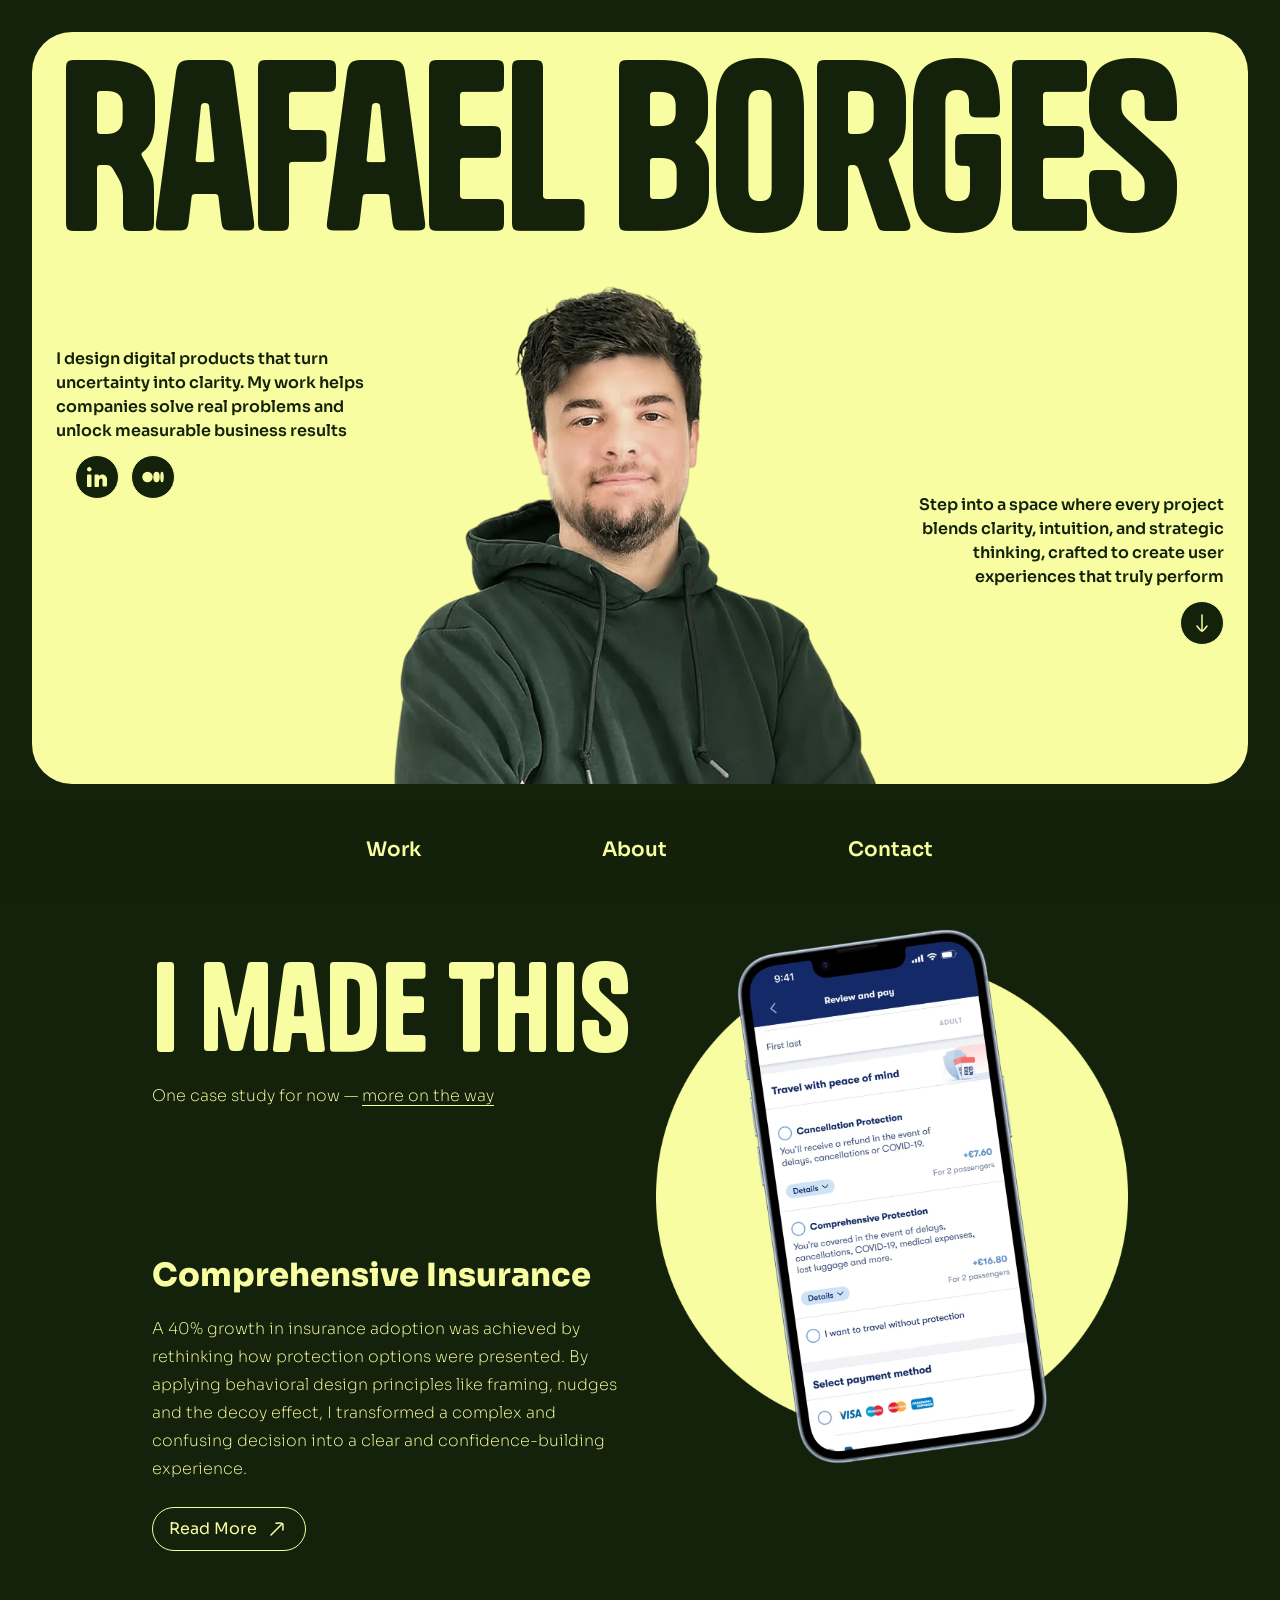
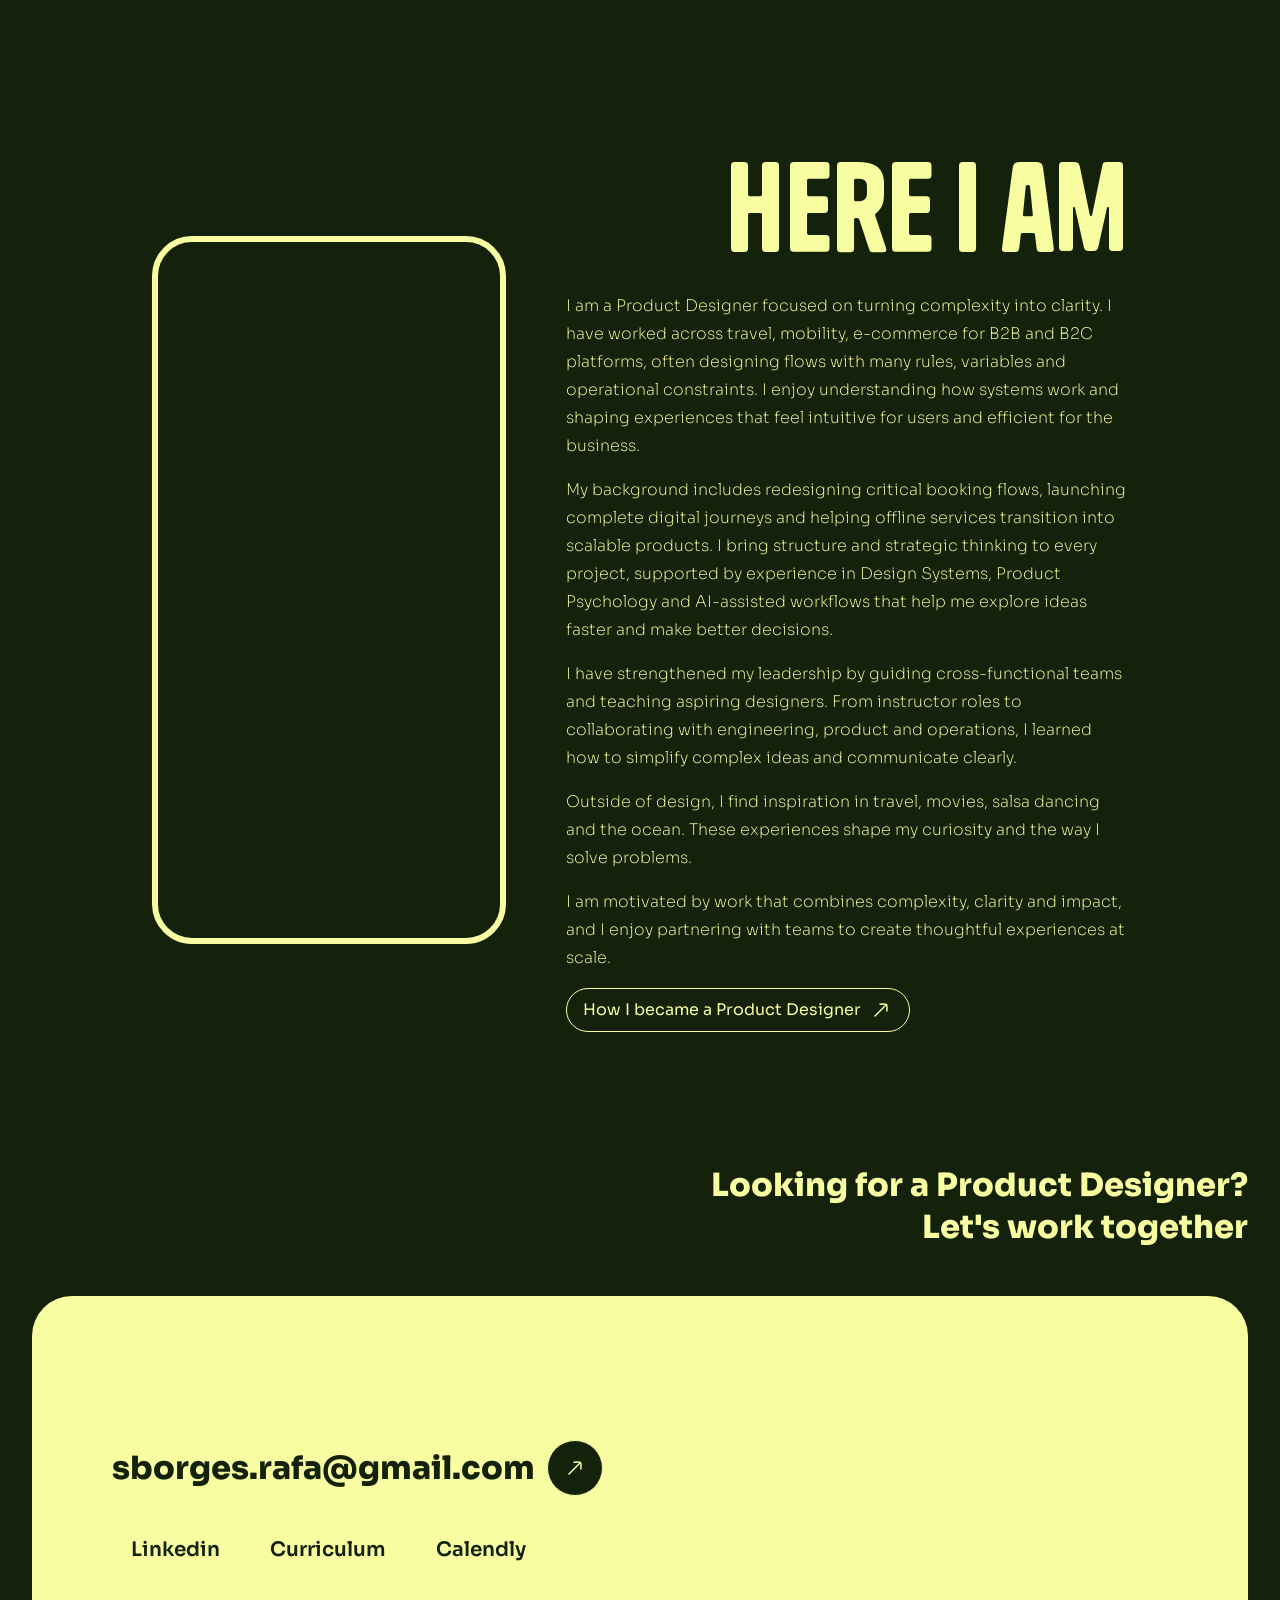
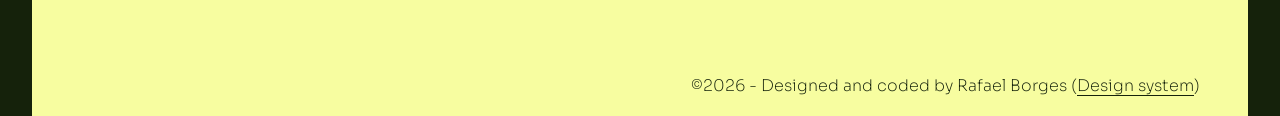
<file: index.html>
<!DOCTYPE html>
<html lang="en">
  <head>
    <meta charset="UTF-8" />
    <meta name="viewport" content="width=device-width, initial-scale=1.0" />
    <title>Rafael Borges - Product Designer</title>

    <!-- SEO basic -->
    <meta
      name="description"
      content="Rafael Borges - Product Designer who blends clarity, intuition, and strategic thinking to create high-performing user experiences."
    />

    <!-- StyleSheet -->
    <link rel="stylesheet" href="/styles/style.css" />

    <!-- GoogleFonts: Sora -->
    <link rel="preconnect" href="https://fonts.googleapis.com" />
    <link rel="preconnect" href="https://fonts.gstatic.com" crossorigin />
    <link
      href="https://fonts.googleapis.com/css2?family=Sora:wght@200..800&display=swap"
      rel="stylesheet"
    />

    <script>
      (function () {
        // Only runs when the URL carries a hash, e.g. index.html#about
        if (window.location.hash) {
          document.documentElement.classList.add("hash-loading");

          window.addEventListener("load", function () {
            var target = document.querySelector(window.location.hash);
            if (target) {
              // jump straight to the target section, no smooth scroll
              target.scrollIntoView({ behavior: "auto", block: "start" });
            }

            // reveal the page once it has been repositioned
            document.documentElement.classList.remove("hash-loading");
            document.documentElement.classList.add("hash-loaded");
          });
        }
      })();
    </script>
  </head>

  <body>
    <!-- Header -->
    <header>
      <section id="hero-banner" class="light">
        <h1 class="title">Rafael Borges</h1>

        <div class="content left">
          <p>
            I design digital products that turn uncertainty into clarity. My
            work helps companies solve real problems and unlock measurable
            business results
          </p>
          <ul class="clean-list u-hide-below-1024">
            <li>
              <a
                href="https://www.linkedin.com/in/sborgesrafa/"
                target="_blank"
                rel="noopener noreferrer"
                aria-label="Open LinkedIn profile"
                class="btn-icon dark"
              >
                <img src="./assets/icons/linkedin.svg" alt="" />
              </a>
            </li>
            <li>
              <a
                href="https://medium.com/@rafa-borges"
                target="_blank"
                rel="noopener noreferrer"
                class="btn-icon dark"
                aria-label="Open Medium profile"
              >
                <img src="./assets/icons/medium.svg" alt="" />
              </a>
            </li>
          </ul>
        </div>

        <div class="content right">
          <p>
            Step into a space where every project blends clarity, intuition, and
            strategic thinking, crafted to create user experiences that truly
            perform
          </p>
          <ul class="clean-list hero-cue--inline">
            <li>
              <a href="#work" class="btn-icon dark" aria-label="Go to Work">
                <img
                  src="./assets/icons/arrow-down.svg"
                  alt=""
                />
              </a>
            </li>
          </ul>
        </div>

        <div class="content center">
          <picture>
            <source
              type="image/webp"
              srcset="./assets/images/Rafael%20Portrait.webp"
            />
            <img
              src="./assets/images/Rafael Portrait.png"
              alt="Portrait of Rafael Borges"
              width="680"
              height="680"
              fetchpriority="high"
              decoding="async"
            />
          </picture>
        </div>

        <ul class="clean-list hero-cue--overlay">
          <li>
            <a href="#work" class="btn-icon dark" aria-label="Go to Work">
              <img src="./assets/icons/arrow-down.svg" alt="" />
            </a>
          </li>
        </ul>
      </section>
    </header>

    <!-- NavBar -->
    <nav aria-label="Main navigation">
      <ul class="clean-list">
        <li><a class="btn-menu" href="#work">Work</a></li>
        <li><a class="btn-menu" href="#about">About</a></li>
        <li><a class="btn-menu" href="#contact">Contact</a></li>
      </ul>
    </nav>

    <!-- Main -->
    <main>
      <section id="work">
        <div class="work-intro">
          <h2>I made this</h2>
          <p class="work-note">
            One case study for now &mdash;
            <button type="button" class="btn-link js-cases-nav">
              more on the way
            </button>
          </p>
        </div>

        <div class="case-cover">
          <div class="content">
            <h3>Comprehensive Insurance</h3>
            <p>
              A 40% growth in insurance adoption was achieved by rethinking how
              protection options were presented. By applying behavioral design
              principles like framing, nudges and the decoy effect, I
              transformed a complex and confusing decision into a clear and
              confidence-building experience.
            </p>
            <a href="/cases/comprehensive-insurance.html" class="btn dark">
              Read More
              <img
                src="./assets/icons/arrow-up-right.svg"
                alt=""
              />
            </a>
          </div>
          <picture>
            <source
              type="image/webp"
              srcset="./assets/images/Multiple%20Insurance%20Mockup.webp"
            />
            <img
              class="mockup"
              src="./assets/images/Multiple Insurance Mockup.png"
              alt="The redesigned insurance selection screens from the Comprehensive Insurance case study"
              width="1788"
              height="2064"
              loading="lazy"
              decoding="async"
            />
          </picture>
        </div>

      </section>

      <!-- Modal: More case studies coming soon -->
      <div class="case-modal" id="caseSoonModal" aria-hidden="true">
        <div class="case-modal__backdrop"></div>

        <div
          class="case-modal__content"
          tabindex="-1"
          role="dialog"
          aria-modal="true"
          aria-labelledby="caseSoonTitle"
        >
          <button type="button" class="case-modal__close" aria-label="Close">&times;</button>

          <h3 id="caseSoonTitle">Just one case for now</h3>

          <p>
            Oops, you caught me in the middle of that classic designer dilemma:
            too many projects, not enough time, and a bit too much perfectionism
            😅
          </p>

          <p>
            For now, this is the only case study available here. I am working on
            new ones and will publish them soon. In the meantime, you can dive
            into this case in detail, and if you would like to see more work,
            feel free to contact me.
          </p>

          <div class="case-modal__actions">
            <a href="/cases/comprehensive-insurance.html" class="btn dark">
              Comprehensive Insurance
              <img
                src="./assets/icons/arrow-up-right.svg"
                alt=""
              />
            </a>

            <a href="#contact" class="btn secondary">Contact me</a>
          </div>
        </div>
      </div>

      <section id="about">
        <h2>Here I am</h2>
        <picture>
          <source
            media="(max-width: 768px)"
            type="image/webp"
            srcset="./assets/images/Rafael_Working1.webp"
          />
          <source
            media="(max-width: 768px)"
            srcset="./assets/images/Rafael_Working1.png"
          />
          <source
            type="image/webp"
            srcset="./assets/images/Rafael_Working.webp"
          />
          <img
            class="working"
            src="./assets/images/Rafael_Working.png"
            alt="Rafael working at his desk with colleagues"
            loading="lazy"
            decoding="async"
          />
        </picture>
        <div class="content">
          <p>
            I am a Product Designer focused on turning complexity into clarity.
            I have worked across travel, mobility, e-commerce for B2B and B2C
            platforms, often designing flows with many rules, variables and
            operational constraints. I enjoy understanding how systems work and
            shaping experiences that feel intuitive for users and efficient for
            the business.
          </p>
          <p>
            My background includes redesigning critical booking flows, launching
            complete digital journeys and helping offline services transition
            into scalable products. I bring structure and strategic thinking to
            every project, supported by experience in Design Systems, Product
            Psychology and AI-assisted workflows that help me explore ideas
            faster and make better decisions.
          </p>
          <p>
            I have strengthened my leadership by guiding cross-functional teams
            and teaching aspiring designers. From instructor roles to
            collaborating with engineering, product and operations, I learned
            how to simplify complex ideas and communicate clearly.
          </p>
          <p>
            Outside of design, I find inspiration in travel, movies, salsa
            dancing and the ocean. These experiences shape my curiosity and the
            way I solve problems.
          </p>
          <p>
            I am motivated by work that combines complexity, clarity and impact,
            and I enjoy partnering with teams to create thoughtful experiences
            at scale.
          </p>
          <a
            href="https://www.linkedin.com/pulse/how-i-became-product-designer-rafael-borges-gd8bf"
            target="_blank"
            rel="noopener noreferrer"
            class="btn dark"
          >
            How I became a Product Designer
            <img
              src="/assets/icons/arrow-up-right.svg"
              alt=""
            />
          </a>
        </div>
      </section>
    </main>

    <!-- Footer -->
    <footer id="contact">
      <h3 class="title">
        Looking for a Product Designer?
        <br />
        Let's work together
      </h3>
      <div class="banner light">
        <div class="email">
          <a
            href="mailto:sborges.rafa@gmail.com"
            class="email-link"
            aria-label="Send an email to Rafael"
          >
            <h3>sborges.rafa@gmail.com</h3>
            <span class="btn-icon dark" aria-hidden="true">
              <img src="./assets/icons/arrow-up-right.svg" alt="" />
            </span>
          </a>
        </div>
        <ul class="menu clean-list">
          <li>
            <a
              href="https://www.linkedin.com/in/sborgesrafa/"
              target="_blank"
              rel="noopener noreferrer"
              class="btn-menu"
            >
              Linkedin
            </a>
          </li>
          <li>
            <a
              href="/Curriculum - Rafael Borges.pdf"
              target="_blank"
              rel="noopener noreferrer"
              class="btn-menu"
            >
              Curriculum
            </a>
          </li>
          <li>
            <a
              href="https://calendly.com/rafael-sborges/new-meeting"
              target="_blank"
              rel="noopener noreferrer"
              class="btn-menu"
            >
              Calendly
            </a>
          </li>
        </ul>
        <p>
          &copy;2026 - Designed and coded by Rafael Borges
          (<a href="/design-system/" class="btn-link">Design system</a>)
        </p>
      </div>
    </footer>

    <!-- Active menu highlight -->
    <script>
      (function () {
        const menuLinks = Array.from(document.querySelectorAll("nav .btn-menu"));
        if (!menuLinks.length) return;

        // only the sections the menu actually points at
        const targets = menuLinks
          .map(function (link) {
            const id = (link.getAttribute("href") || "").replace(/^#/, "");
            const el = id ? document.getElementById(id) : null;
            return el ? { link: link, el: el } : null;
          })
          .filter(Boolean);

        if (!targets.length) return;

        function setActive(current) {
          menuLinks.forEach(function (link) {
            const on = !!current && link === current.link;
            link.classList.toggle("is-current", on);
            if (on) link.setAttribute("aria-current", "true");
            else link.removeAttribute("aria-current");
          });
        }

        function update() {
          // the last section that has crossed a line 40% down the viewport.
          // (the old threshold: 0.5 could never fire on sections taller than
          // the viewport, so the highlight used to stick on the wrong item)
          const line = window.innerHeight * 0.4;
          let current = null;

          targets.forEach(function (t) {
            if (t.el.getBoundingClientRect().top <= line) current = t;
          });

          // at the very bottom of the page the last section always wins
          const atBottom =
            window.innerHeight + window.scrollY >=
            document.documentElement.scrollHeight - 2;
          if (atBottom) current = targets[targets.length - 1];

          setActive(current);
        }

        let ticking = false;
        function onScroll() {
          if (ticking) return;
          ticking = true;
          requestAnimationFrame(function () {
            update();
            ticking = false;
          });
        }

        window.addEventListener("scroll", onScroll, { passive: true });
        window.addEventListener("resize", onScroll, { passive: true });
        update();
      })();
    </script>

    <script>
      (function () {
        // only links pointing at anchors on THIS page (#work, #about, etc)
        const internalLinks = document.querySelectorAll('a[href^="#"]');

        // This scroll is driven by JS, so the CSS reduced-motion guard cannot
        // reach it — the preference has to be read here. Checked per click
        // rather than once, so it follows the setting if it changes.
        const reduceMotion = window.matchMedia("(prefers-reduced-motion: reduce)");

        internalLinks.forEach((link) => {
          link.addEventListener("click", function (event) {
            const hash = this.getAttribute("href");

            // bare hashes only; ignore empty hrefs and a lone "#"
            if (!hash || hash === "#") return;

            const target = document.querySelector(hash);
            if (!target) return;

            event.preventDefault(); // suppress the default instant jump

            target.scrollIntoView({
              behavior: reduceMotion.matches ? "auto" : "smooth",
              block: "start",
            });

            // keep the URL in step with where we scrolled
            history.pushState(null, "", hash);
          });
        });
      })();
    </script>

    <!-- Modal Script -->

    <script>
      (function () {
        const openers = document.querySelectorAll(".js-cases-nav");
        const modal = document.getElementById("caseSoonModal");
        if (!openers.length || !modal) return;

        const dialog = modal.querySelector(".case-modal__content");
        const closeBtn = modal.querySelector(".case-modal__close");
        const backdrop = modal.querySelector(".case-modal__backdrop");
        const contactLink = modal.querySelector('a[href="#contact"]');
        const FOCUSABLE =
          'a[href], button:not([disabled]), [tabindex]:not([tabindex="-1"])';

        let lastFocused = null;

        function isOpen() {
          return modal.classList.contains("is-visible");
        }

        function openCaseModal(event) {
          if (event) event.preventDefault();
          lastFocused = document.activeElement;
          modal.classList.add("is-visible");
          modal.setAttribute("aria-hidden", "false");
          document.body.classList.add("case-modal-open");
          (closeBtn || dialog).focus();
        }

        // restoreFocus is skipped when the modal closes on its way somewhere
        // else, so returning focus does not fight the smooth scroll
        function closeCaseModal(restoreFocus) {
          if (!isOpen()) return;
          modal.classList.remove("is-visible");
          modal.setAttribute("aria-hidden", "true");
          document.body.classList.remove("case-modal-open");
          if (restoreFocus !== false && lastFocused && document.contains(lastFocused)) {
            lastFocused.focus();
          }
          lastFocused = null;
        }

        openers.forEach(function (btn) {
          btn.addEventListener("click", openCaseModal);
        });

        if (closeBtn) {
          closeBtn.addEventListener("click", function () {
            closeCaseModal();
          });
        }

        if (backdrop) {
          backdrop.addEventListener("click", function () {
            closeCaseModal();
          });
        }

        // closes the modal and lets the smooth-scroll script take #contact
        if (contactLink) {
          contactLink.addEventListener("click", function () {
            closeCaseModal(false);
          });
        }

        document.addEventListener("keydown", function (e) {
          if (!isOpen()) return;

          if (e.key === "Escape") {
            closeCaseModal();
            return;
          }

          if (e.key !== "Tab") return;

          // keep focus inside the dialog while it is open
          const items = Array.from(dialog.querySelectorAll(FOCUSABLE)).filter(
            function (el) {
              return el.offsetParent !== null;
            }
          );
          if (!items.length) return;

          const first = items[0];
          const last = items[items.length - 1];

          if (e.shiftKey && document.activeElement === first) {
            e.preventDefault();
            last.focus();
          } else if (!e.shiftKey && document.activeElement === last) {
            e.preventDefault();
            first.focus();
          }
        });
      })();
    </script>
  </body>
</html>
</file>
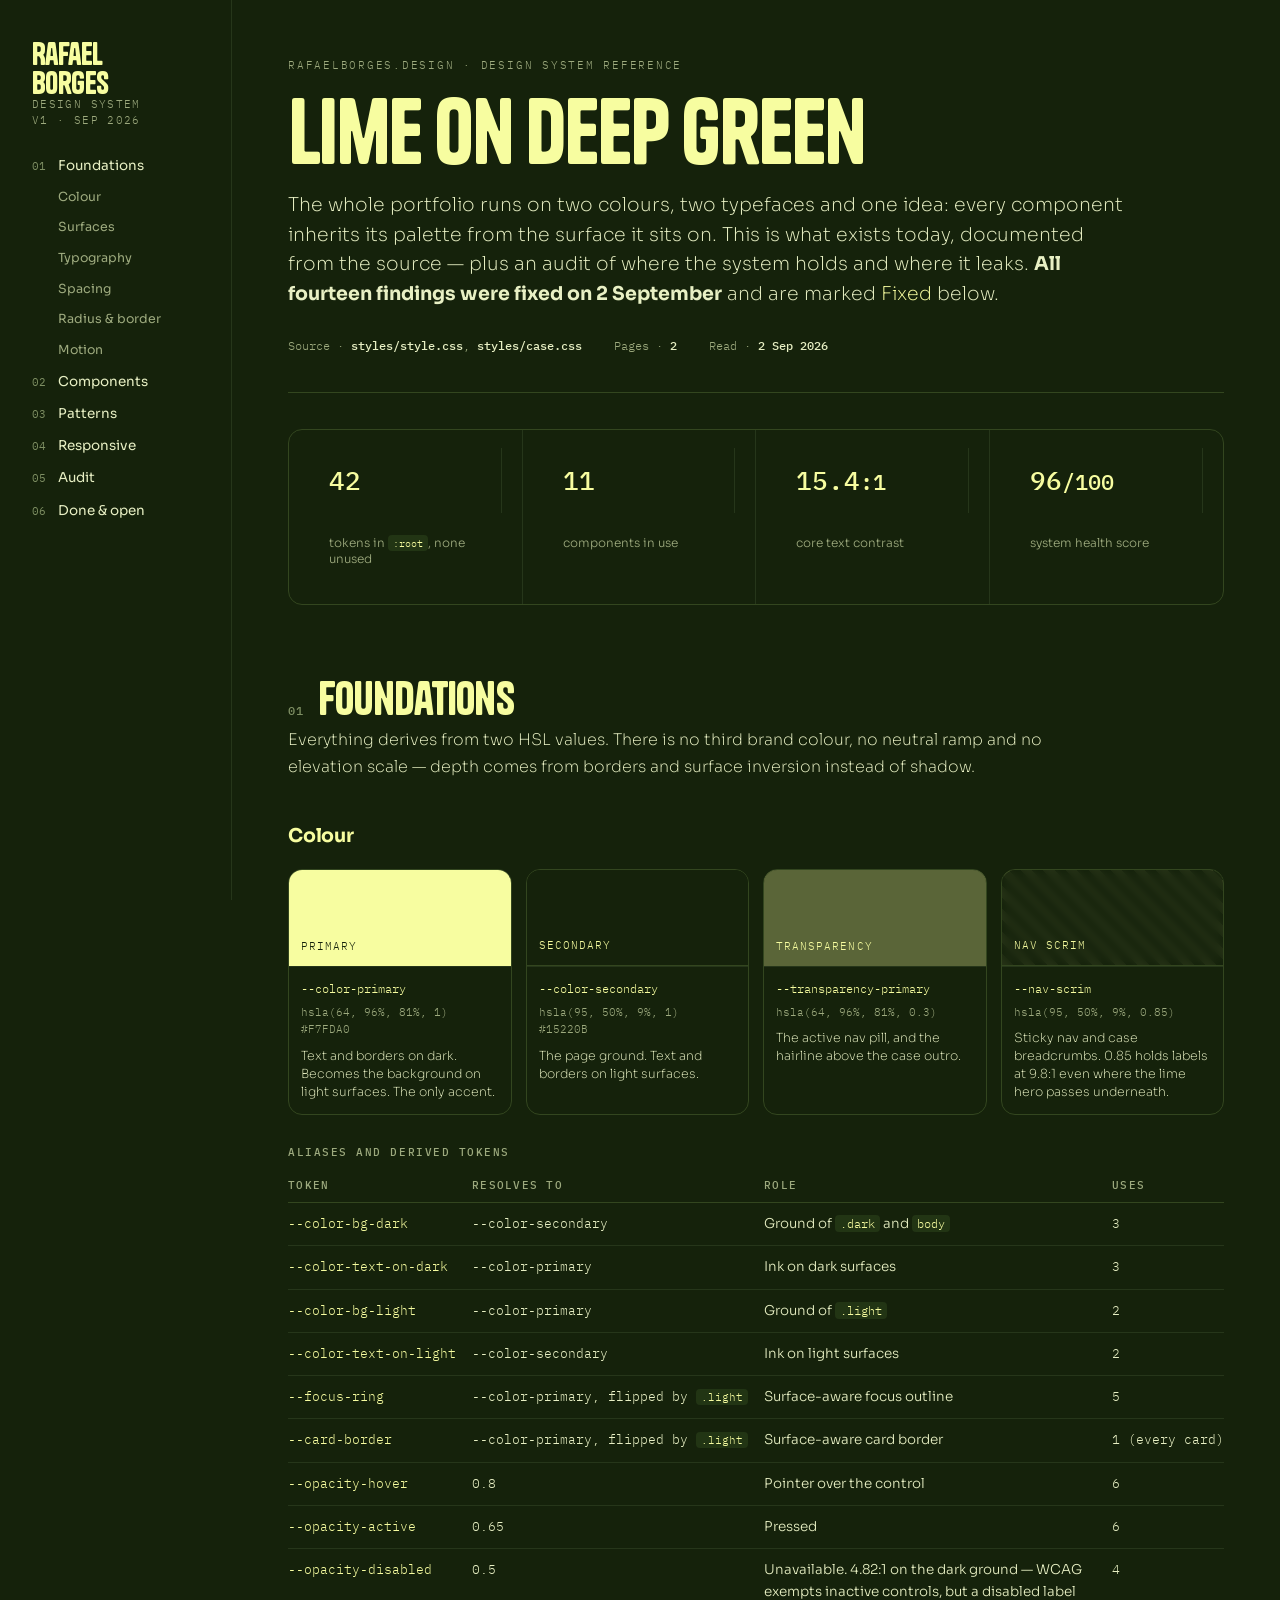
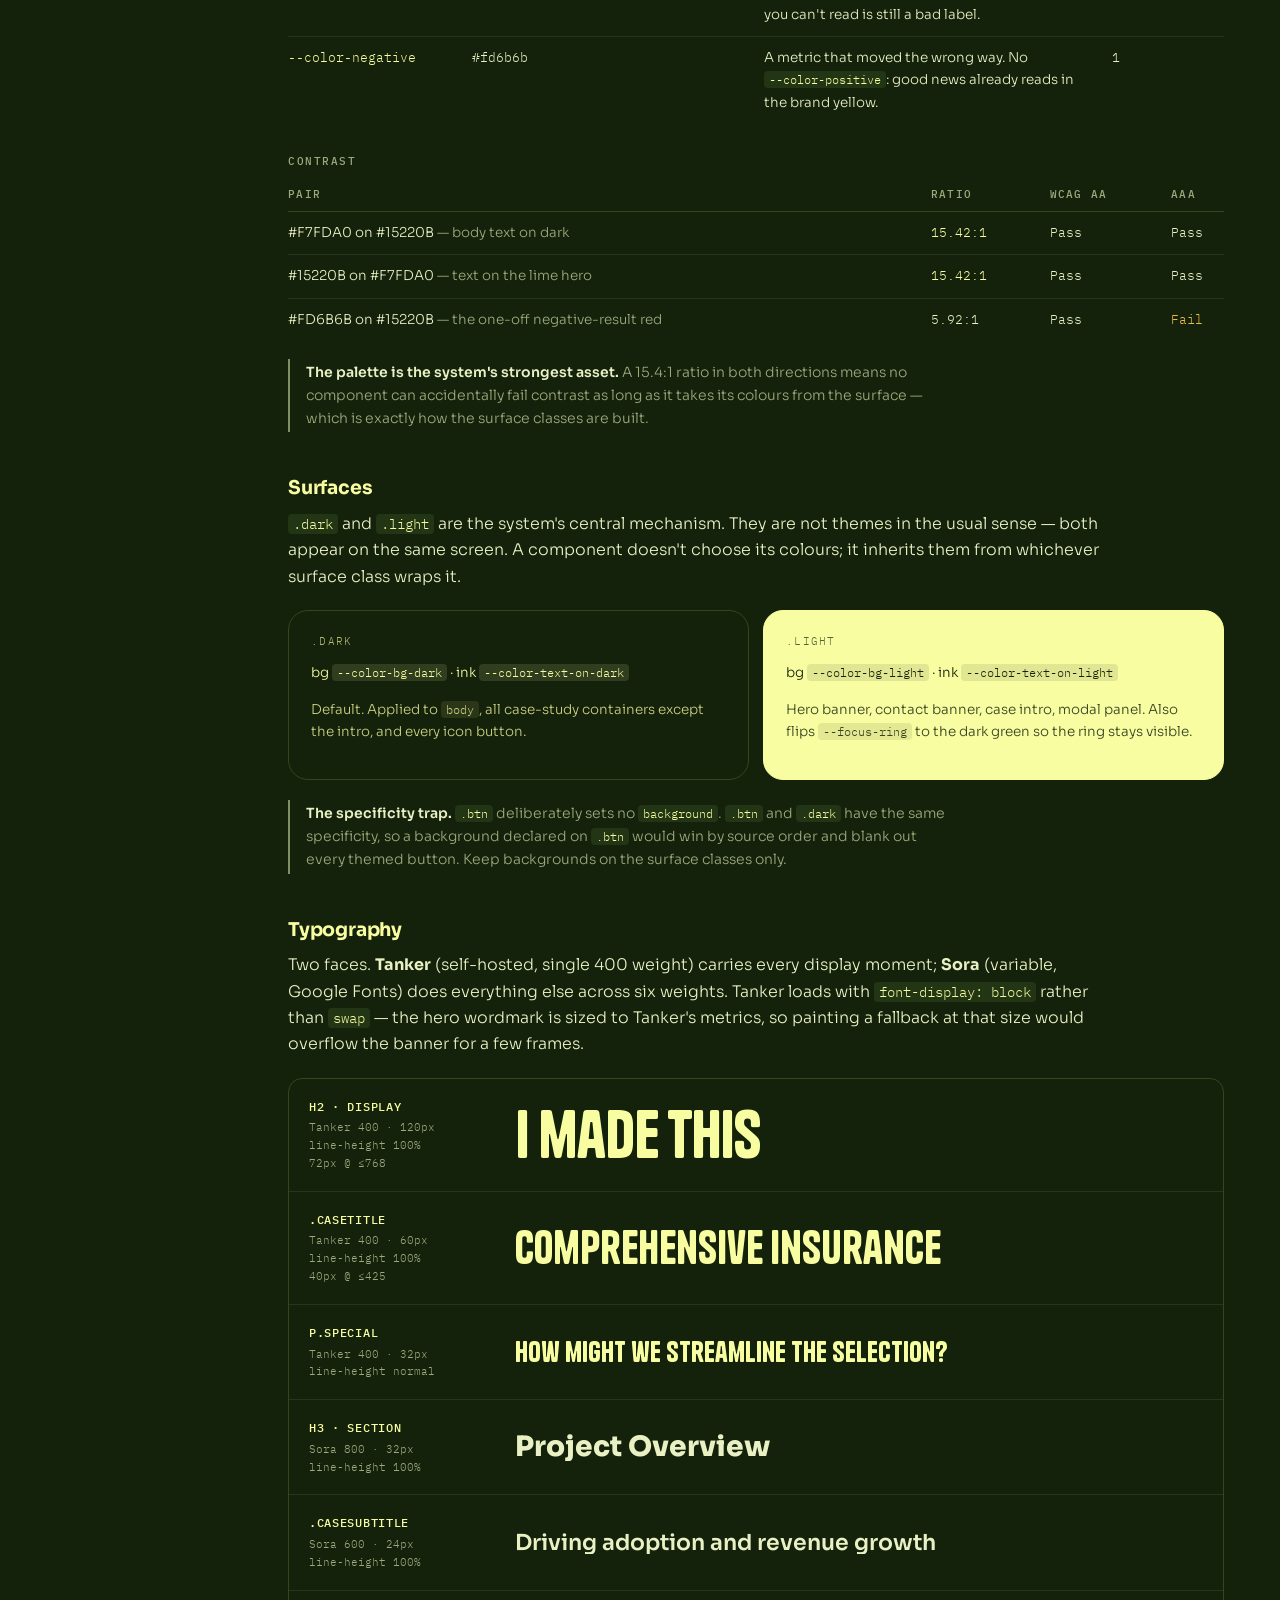
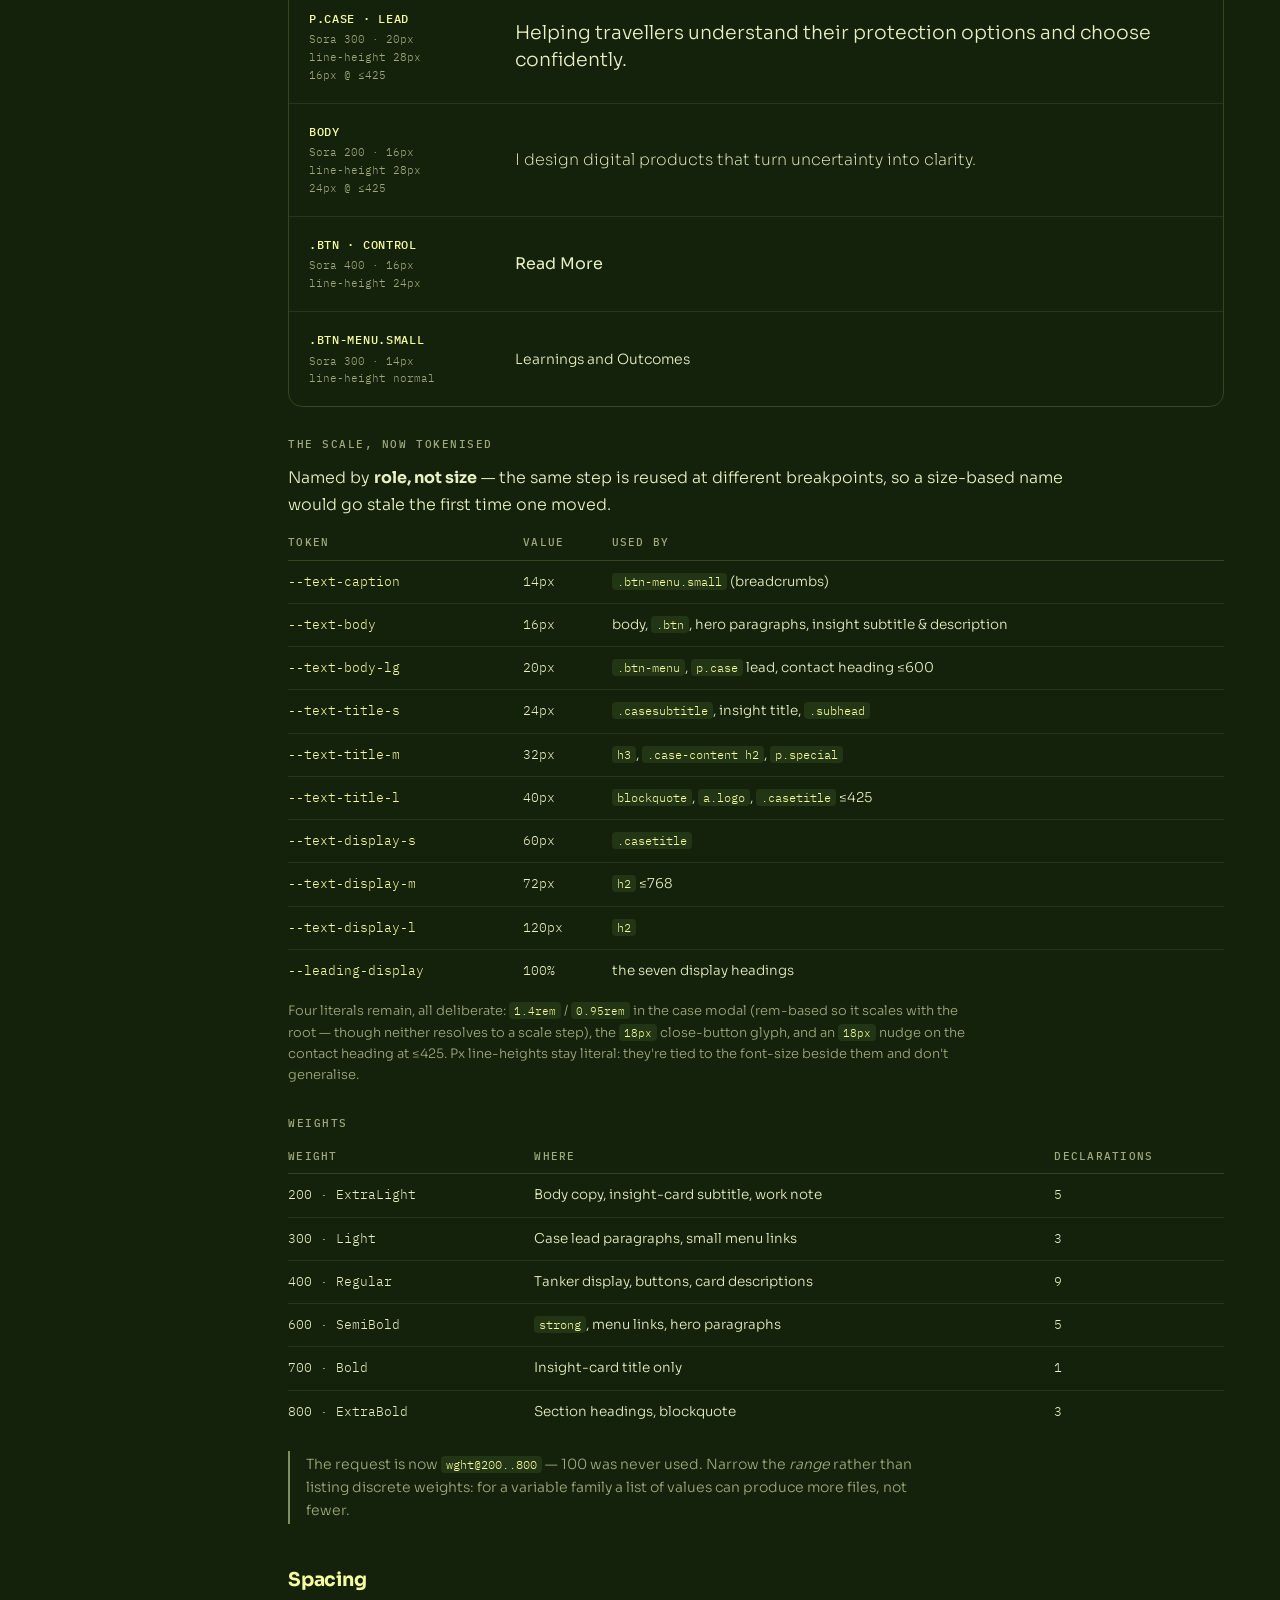
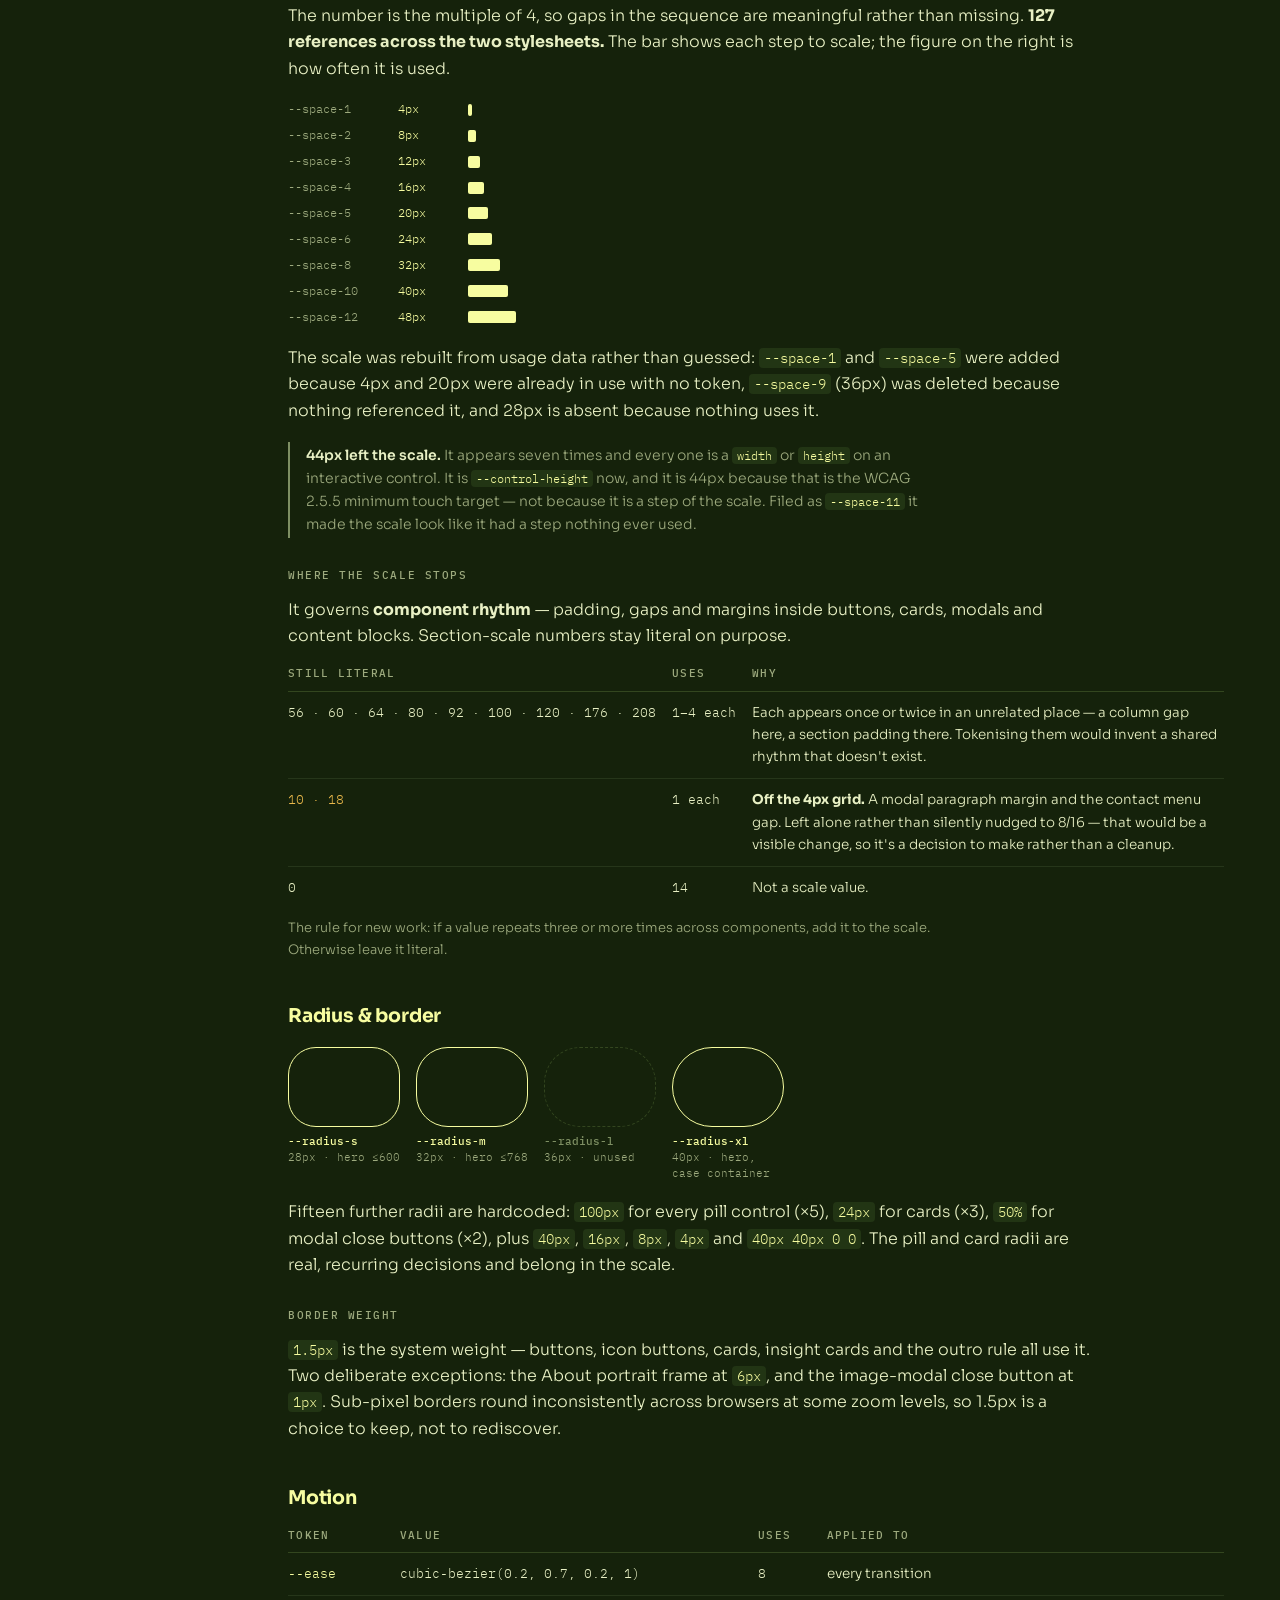
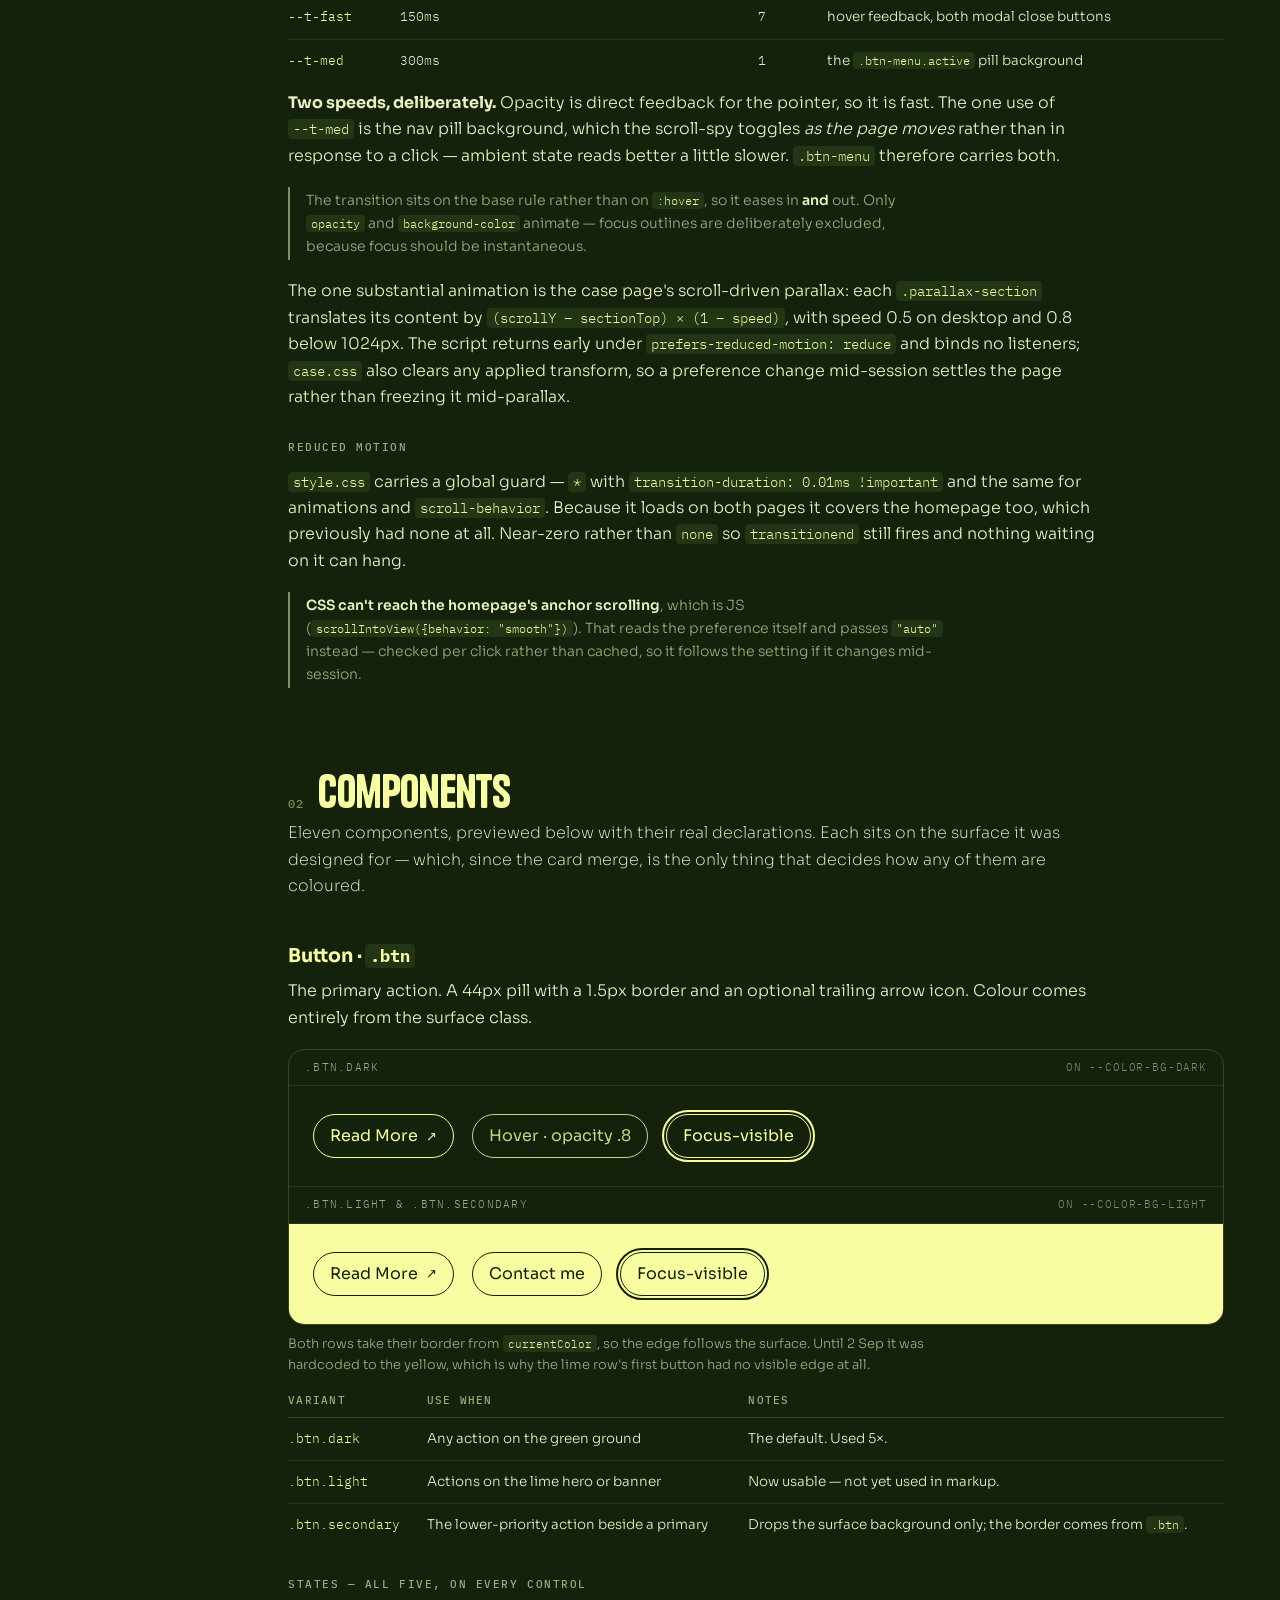
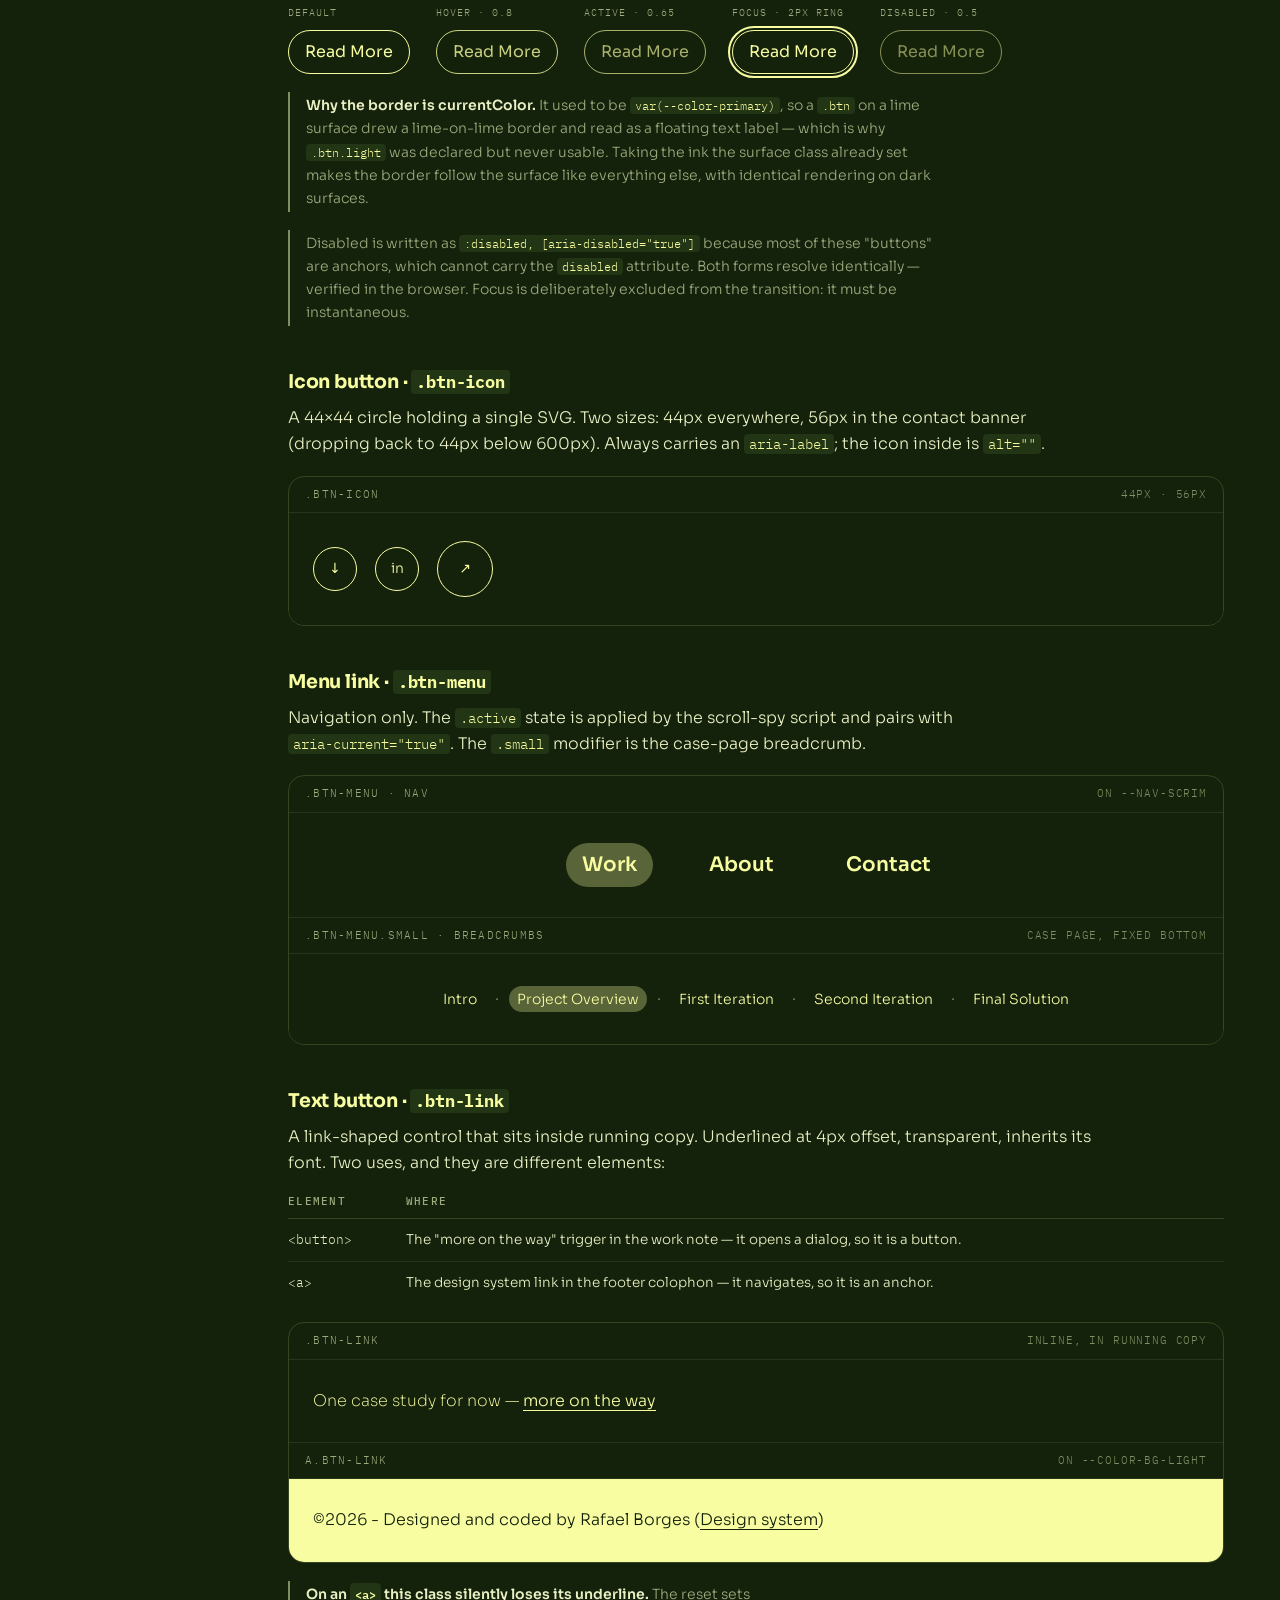
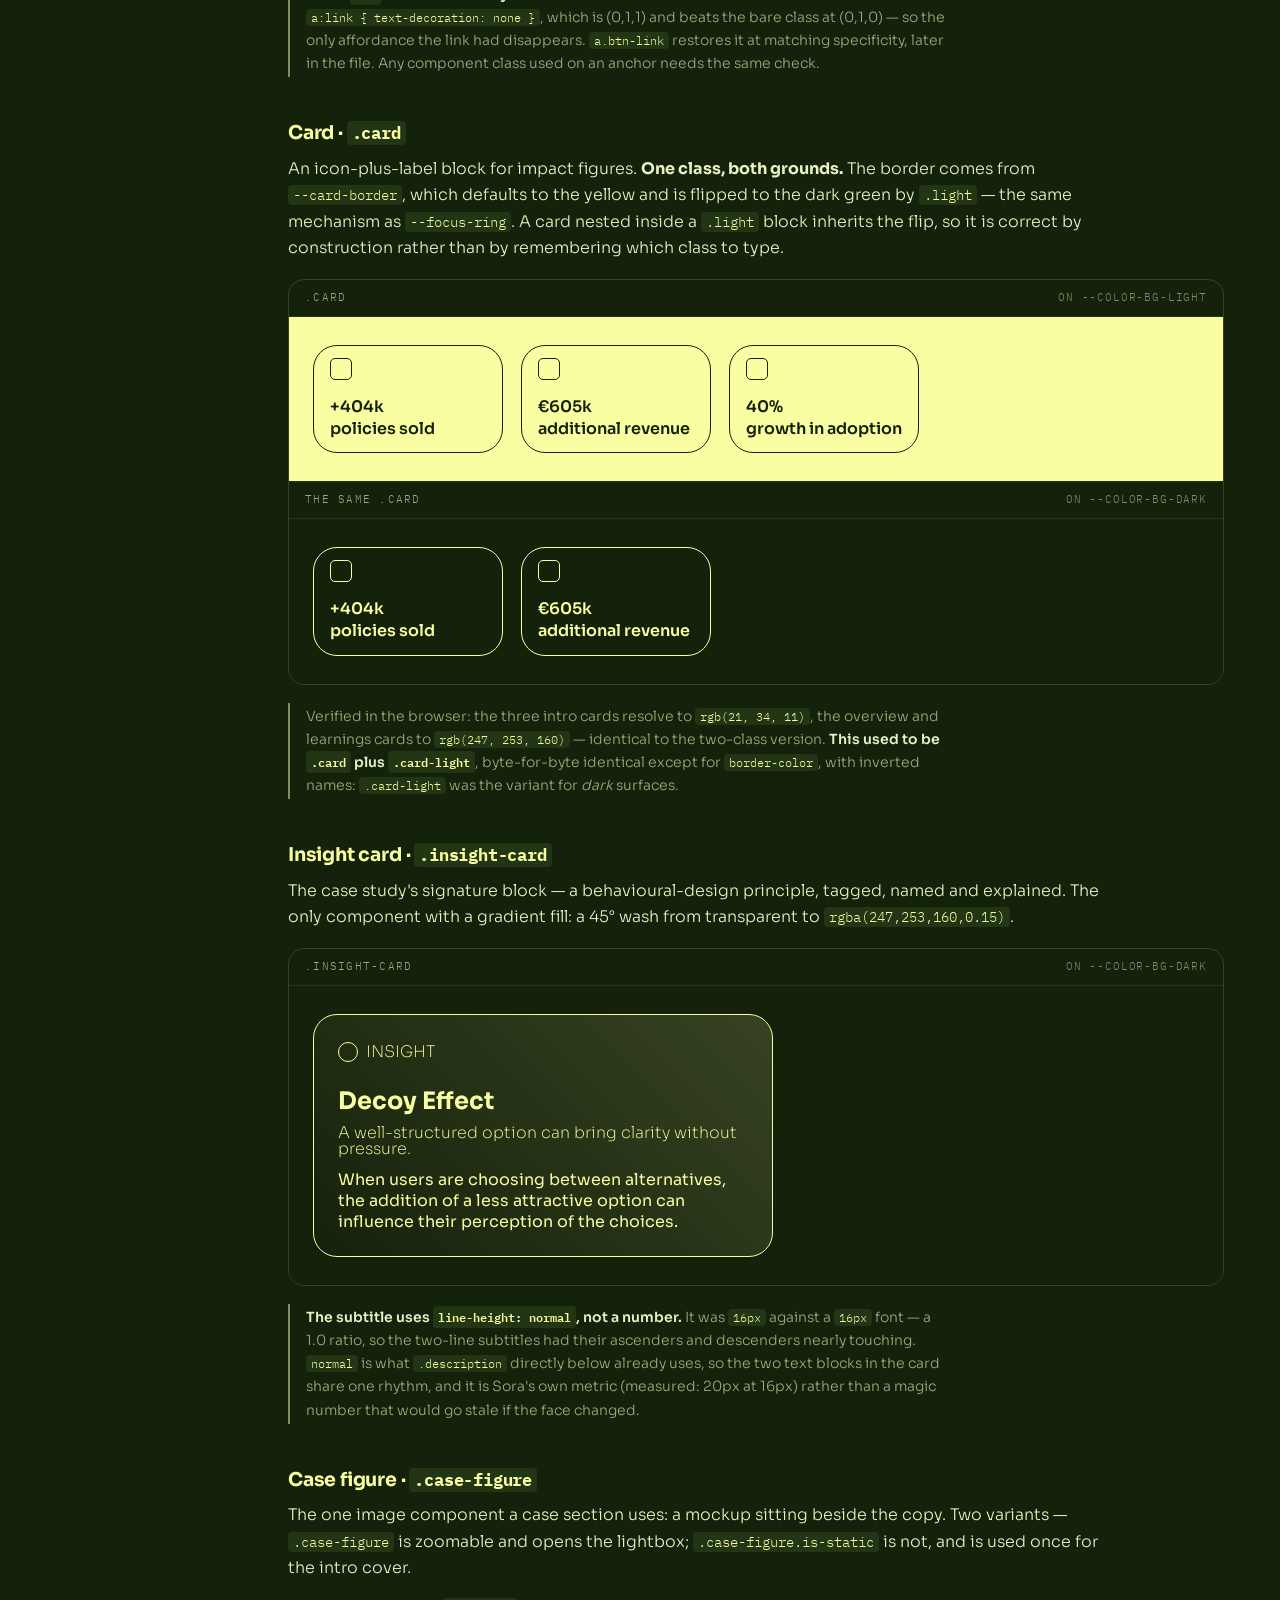
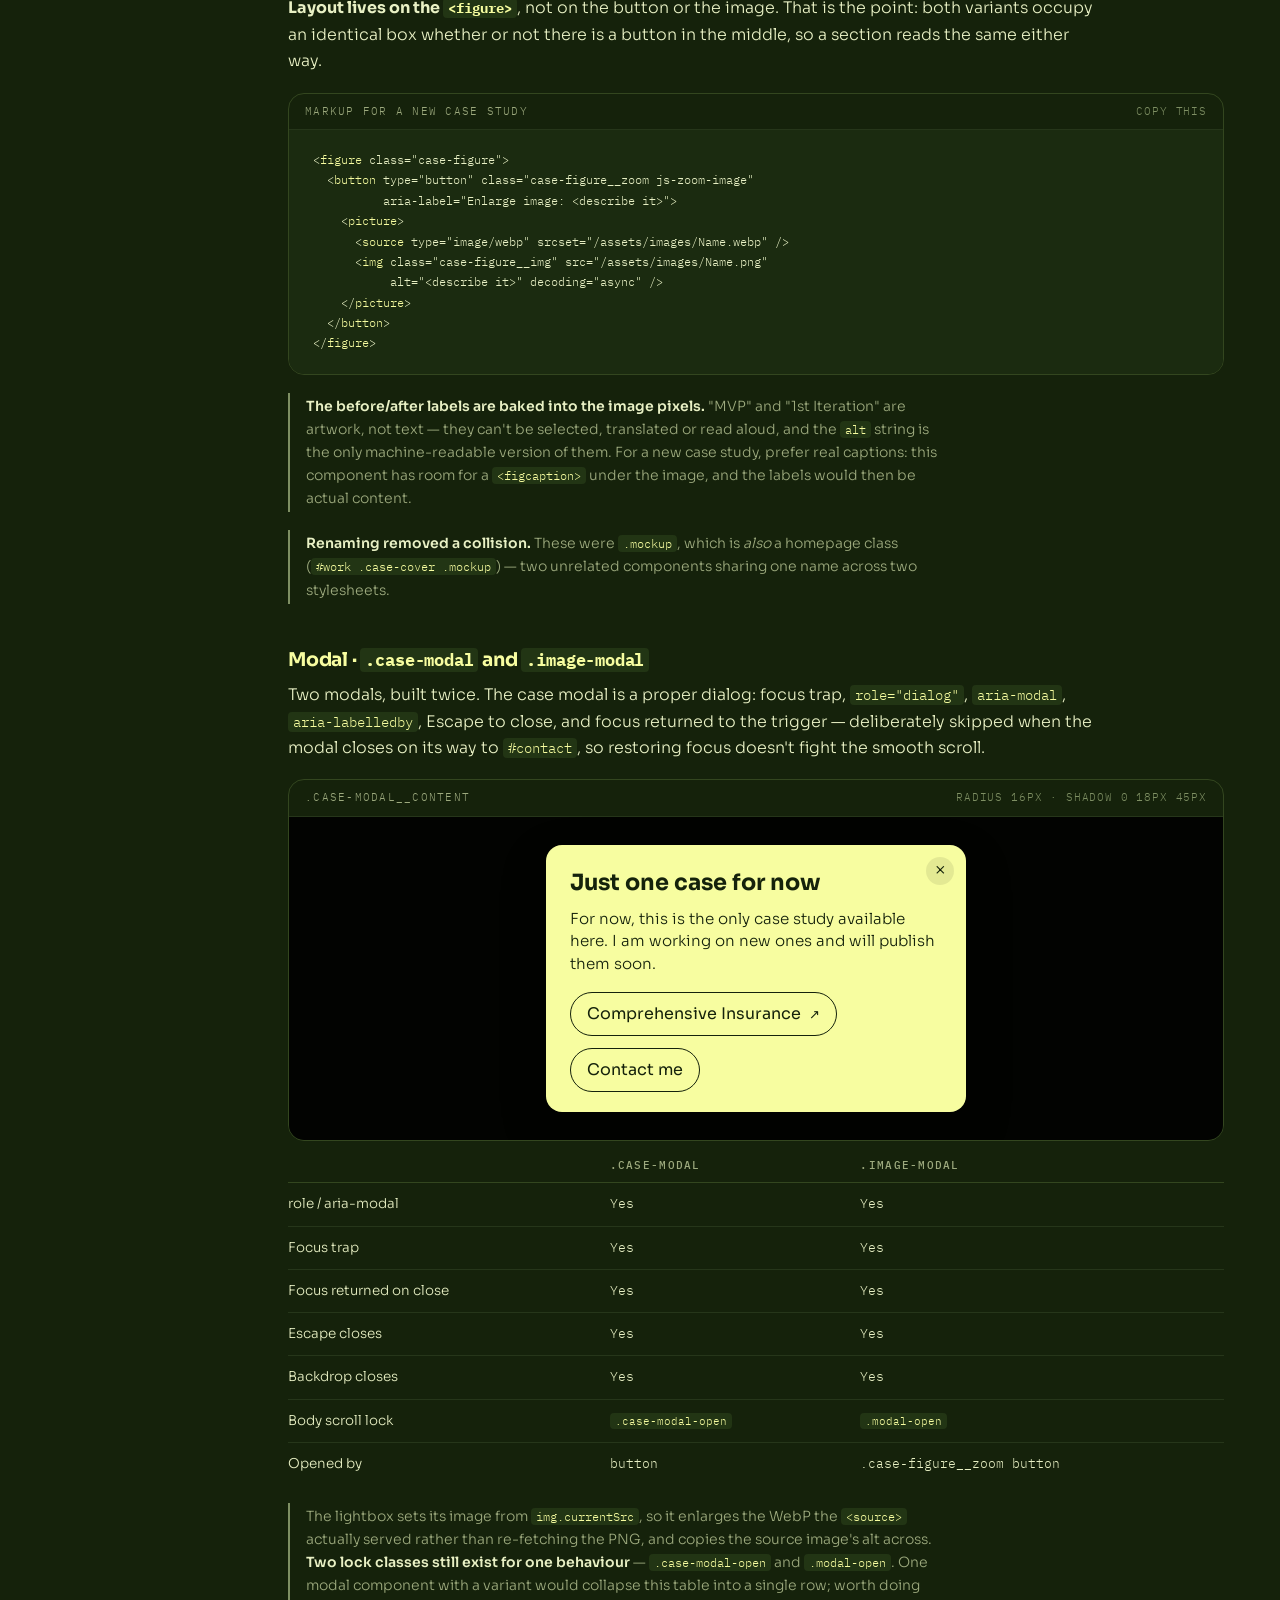
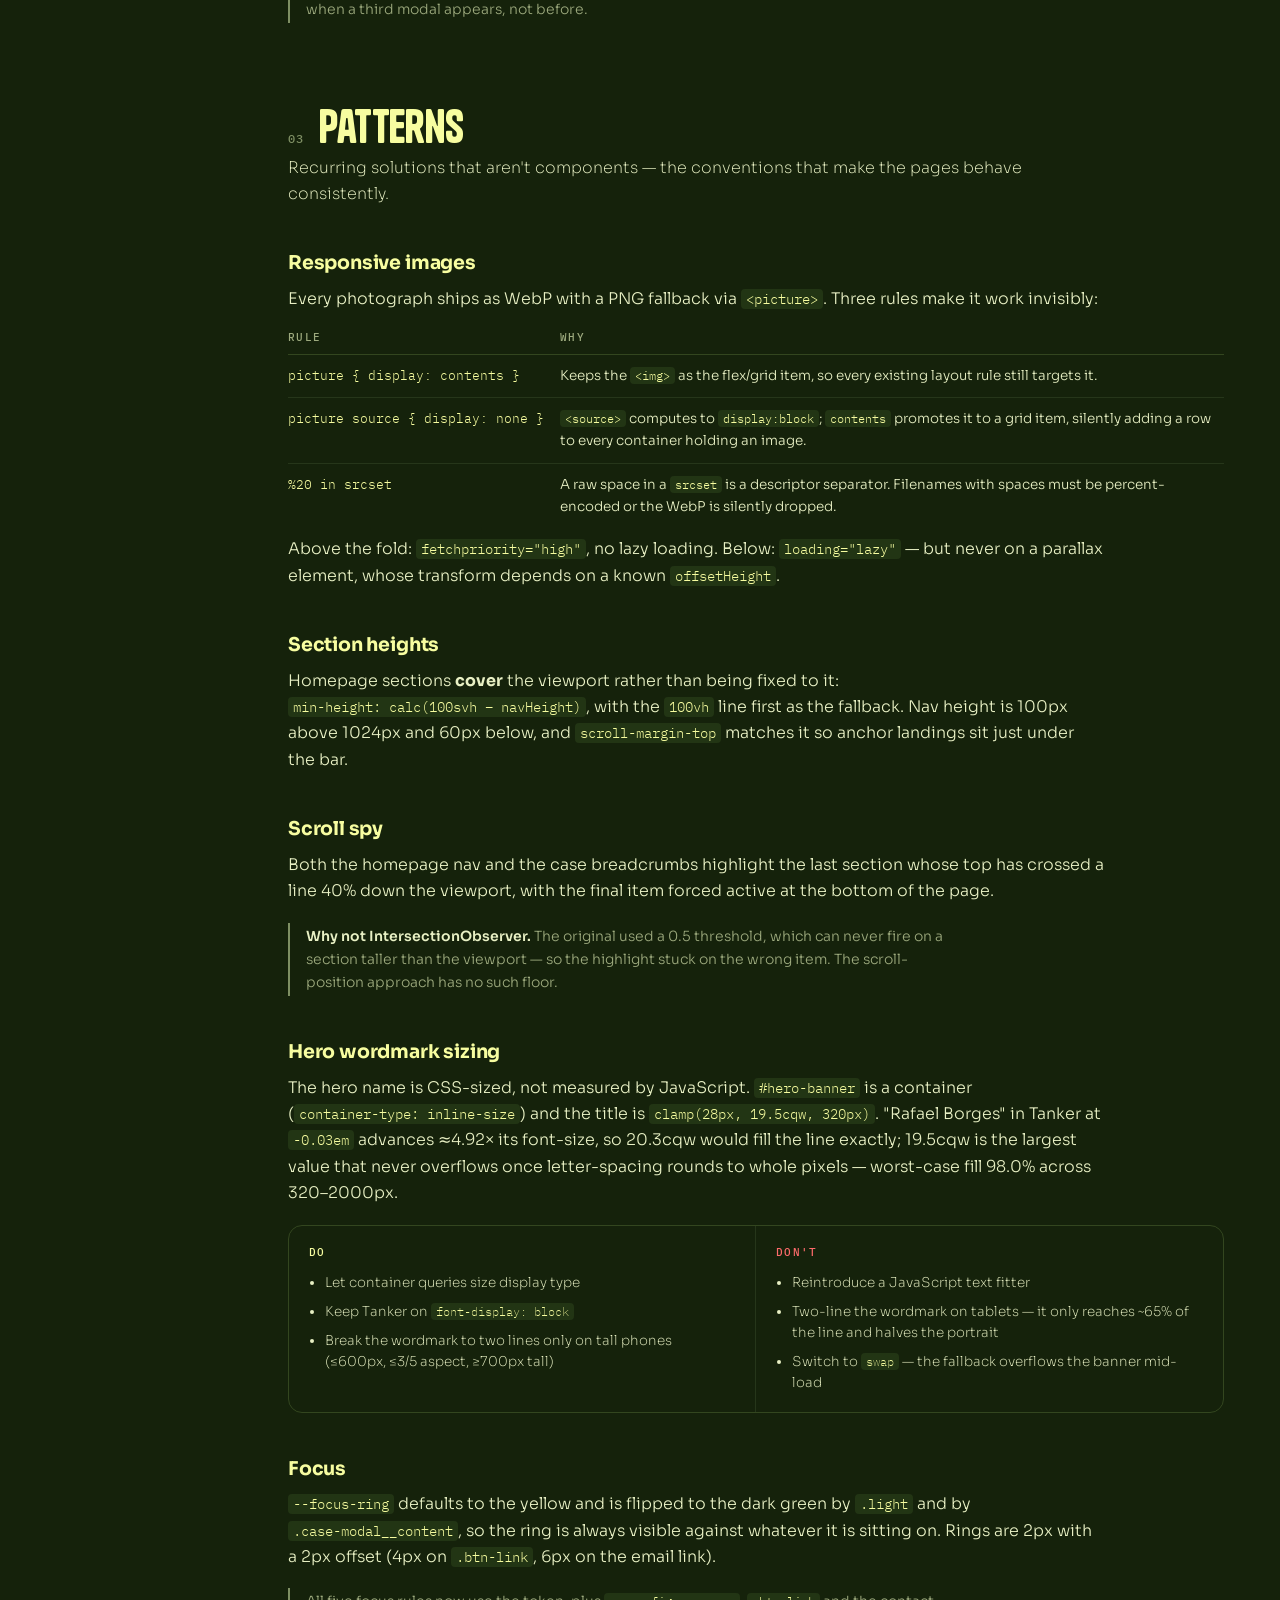
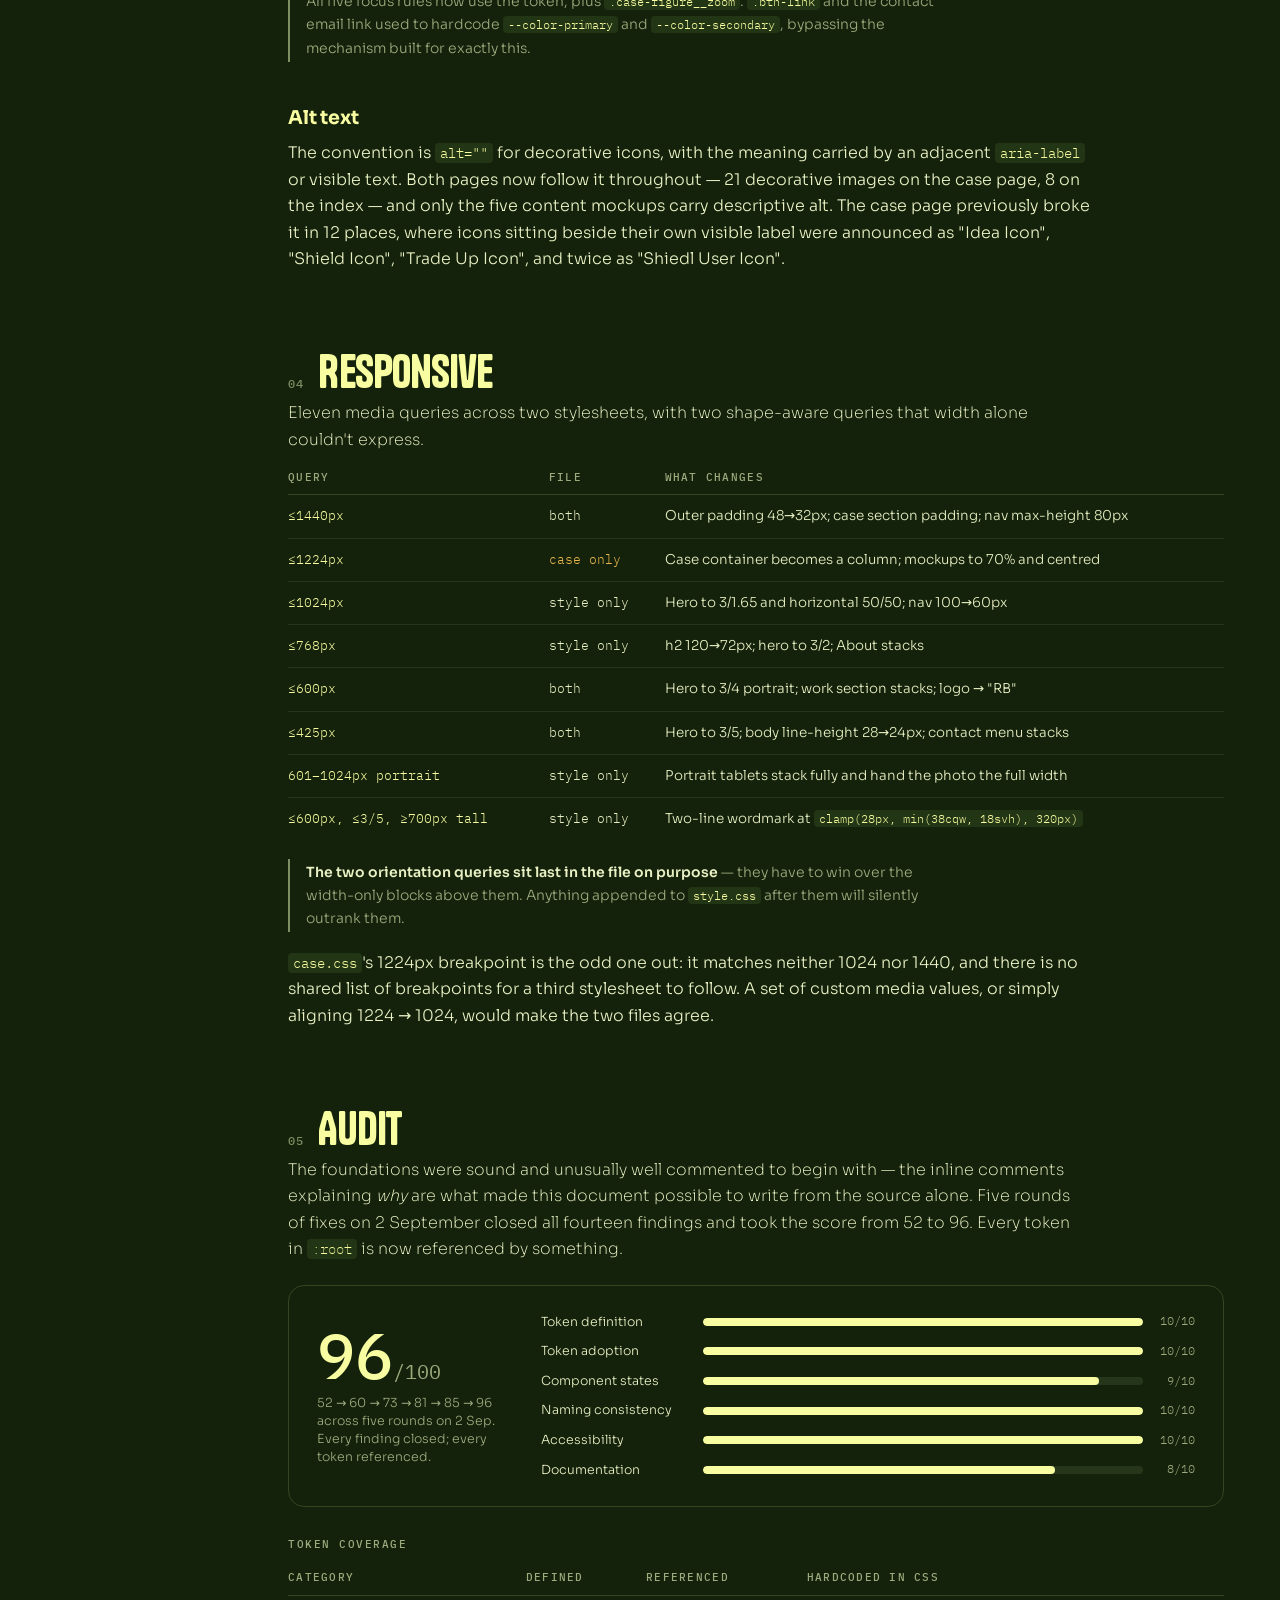
<file: design-system/index.html>
<!doctype html>
<html lang="en">
<head>
<meta charset="utf-8">
<meta name="viewport" content="width=device-width, initial-scale=1">
<meta name="description" content="The design system behind rafaelborges.design — tokens, components, patterns, and the audit that produced them. Documented from source.">
<meta property="og:title" content="Design system — Rafael Borges">
<meta property="og:description" content="Two colours, two typefaces, and one idea: every component inherits its palette from the surface it sits on.">
<meta property="og:type" content="article">
<title>Design system — Rafael Borges</title>
<link rel="preconnect" href="https://fonts.googleapis.com">
<link rel="preconnect" href="https://fonts.gstatic.com" crossorigin>
<link rel="stylesheet" href="https://fonts.googleapis.com/css2?family=Sora:wght@200;300;400;600;700;800&family=IBM+Plex+Mono:wght@400;500;600&display=swap">

<style>
@font-face{
  font-family:"Tanker";
  src:url([data-uri]) format("woff2");
  font-weight:400;font-style:normal;font-display:block;
}

/* ---- Doc palette. Derived from the system's own two colours: the ground and
   the accent are the real tokens; the panels, hairlines and severity hues are
   documentation chrome, marked as such wherever they appear. ---- */
:root{
  --ground:#15220B;
  --panel:#1B2B10;
  --panel-2:#223514;
  --line:#33461F;
  --line-soft:#26361A;
  --accent:#F7FDA0;
  --body:#E8F0C4;
  --muted:#9DAA7E;
  --sev-high:#FD6B6B;
  --sev-med:#E8B84B;
  --sev-low:#7E8F63;

  --mono:"IBM Plex Mono",ui-monospace,SFMono-Regular,Menlo,monospace;
  --sans:"Sora",system-ui,-apple-system,Segoe UI,sans-serif;
  --display:"Tanker","Sora",system-ui,sans-serif;
}

*,*::before,*::after{box-sizing:border-box;}

body{
  margin:0;
  background:var(--ground);
  color:var(--body);
  font-family:var(--sans);
  font-weight:300;
  font-size:16px;
  line-height:1.65;
  -webkit-font-smoothing:antialiased;
}

::selection{background:var(--accent);color:var(--ground);}

a{color:var(--accent);text-underline-offset:3px;text-decoration-thickness:1px;}
a:focus-visible,button:focus-visible{outline:2px solid var(--accent);outline-offset:3px;border-radius:2px;}

/* =========================================================
   Shell
   ========================================================= */
.shell{
  display:grid;
  grid-template-columns:232px minmax(0,1fr);
  gap:0;
  max-width:1320px;
  margin:0 auto;
}

.rail{
  position:sticky;
  top:0;
  align-self:start;
  height:100vh;
  overflow-y:auto;
  padding:40px 24px 40px 32px;
  border-right:1px solid var(--line-soft);
  display:flex;
  flex-direction:column;
  gap:22px;
}
.rail-mark{
  font-family:var(--display);
  font-size:30px;
  line-height:.95;
  color:var(--accent);
  letter-spacing:-.02em;
}
.rail-sub{
  font-family:var(--mono);
  font-size:10.5px;
  letter-spacing:.13em;
  text-transform:uppercase;
  color:var(--muted);
  line-height:1.5;
}
.rail nav{display:flex;flex-direction:column;gap:2px;}
.rail nav a{
  font-size:13.5px;
  font-weight:400;
  color:var(--body);
  text-decoration:none;
  padding:4px 0;
  display:flex;
  gap:10px;
  align-items:baseline;
}
.rail nav a .n{
  font-family:var(--mono);
  font-size:10.5px;
  color:var(--sev-low);
  min-width:16px;
}
.rail nav a:hover{color:var(--accent);}
.rail nav .sub{padding-left:26px;font-size:12.5px;color:var(--muted);}
.rail nav .sub:hover{color:var(--accent);}

.doc{padding:56px 56px 120px;min-width:0;}

/* =========================================================
   Masthead
   ========================================================= */
.masthead{border-bottom:1px solid var(--line);padding-bottom:36px;margin-bottom:8px;}
.eyebrow{
  font-family:var(--mono);
  font-size:11px;
  letter-spacing:.16em;
  text-transform:uppercase;
  color:var(--muted);
  margin:0 0 18px;
}
h1{
  font-family:var(--display);
  font-weight:400;
  font-size:clamp(44px,7vw,88px);
  line-height:.9;
  letter-spacing:-.025em;
  color:var(--accent);
  margin:0 0 20px;
  text-wrap:balance;
}
.standfirst{
  font-size:19px;
  font-weight:200;
  line-height:1.55;
  max-width:60ch;
  margin:0 0 28px;
  color:var(--body);
}
.meta-row{
  display:flex;
  flex-wrap:wrap;
  gap:8px 32px;
  font-family:var(--mono);
  font-size:11.5px;
  color:var(--muted);
}
.meta-row b{color:var(--body);font-weight:500;}

/* Snapshot strip */
.snapshot{
  display:grid;
  grid-template-columns:repeat(auto-fit,minmax(140px,1fr));
  gap:0;
  border:1px solid var(--line);
  border-radius:14px;
  overflow:hidden;
  margin:36px 0 8px;
}
.snapshot div{
  padding:18px 20px;
  border-right:1px solid var(--line-soft);
}
.snapshot div:last-child{border-right:0;}
.snapshot .fig{
  font-family:var(--mono);
  font-size:26px;
  font-weight:500;
  color:var(--accent);
  line-height:1.1;
  font-variant-numeric:tabular-nums;
}
.snapshot .cap{
  font-size:12px;
  color:var(--muted);
  line-height:1.4;
  margin-top:4px;
}

/* =========================================================
   Sections
   ========================================================= */
section{padding-top:64px;scroll-margin-top:24px;}
h2{
  font-family:var(--display);
  font-weight:400;
  font-size:clamp(30px,4vw,44px);
  line-height:1;
  letter-spacing:-.02em;
  color:var(--accent);
  margin:0 0 6px;
  display:flex;
  align-items:baseline;
  gap:14px;
}
h2 .num{
  font-family:var(--mono);
  font-size:12px;
  font-weight:500;
  letter-spacing:.1em;
  color:var(--sev-low);
}
.sec-intro{
  max-width:66ch;
  font-weight:200;
  margin:0 0 8px;
  color:var(--body);
}
h3{
  font-family:var(--sans);
  font-weight:700;
  font-size:19px;
  line-height:1.3;
  color:var(--accent);
  margin:44px 0 10px;
  letter-spacing:-.01em;
}
h4{
  font-family:var(--mono);
  font-weight:500;
  font-size:11px;
  letter-spacing:.14em;
  text-transform:uppercase;
  color:var(--muted);
  margin:28px 0 12px;
}
p{max-width:68ch;margin:0 0 14px;}
p.tight{margin-bottom:6px;}
code,.tok{
  font-family:var(--mono);
  font-size:.87em;
  color:var(--accent);
  background:var(--panel-2);
  padding:1px 5px;
  border-radius:4px;
  white-space:nowrap;
}
.note{
  border-left:2px solid var(--sev-low);
  padding:2px 0 2px 16px;
  color:var(--muted);
  font-size:14px;
  max-width:66ch;
  margin:18px 0;
}
.note b{color:var(--body);font-weight:600;}

/* =========================================================
   Tables
   ========================================================= */
.tw{overflow-x:auto;margin:16px 0 8px;}
table{
  border-collapse:collapse;
  width:100%;
  min-width:520px;
  font-size:13.5px;
}
th{
  text-align:left;
  font-family:var(--mono);
  font-weight:500;
  font-size:10.5px;
  letter-spacing:.12em;
  text-transform:uppercase;
  color:var(--muted);
  padding:0 16px 8px 0;
  border-bottom:1px solid var(--line);
  vertical-align:bottom;
}
td{
  padding:10px 16px 10px 0;
  border-bottom:1px solid var(--line-soft);
  vertical-align:top;
  font-weight:300;
}
td:last-child,th:last-child{padding-right:0;}
td.m{font-family:var(--mono);font-size:12.5px;color:var(--body);font-variant-numeric:tabular-nums;white-space:nowrap;}
td.m.a{color:var(--accent);}
tr:last-child td{border-bottom:0;}

/* =========================================================
   Colour
   ========================================================= */
.swatches{
  display:grid;
  grid-template-columns:repeat(auto-fit,minmax(210px,1fr));
  gap:14px;
  margin:20px 0;
}
.sw{border:1px solid var(--line);border-radius:14px;overflow:hidden;}
.sw .chip{height:96px;display:flex;align-items:flex-end;padding:10px 12px;}
.sw .chip span{
  font-family:var(--mono);font-size:10.5px;letter-spacing:.1em;text-transform:uppercase;
}
.sw .info{padding:12px;border-top:1px solid var(--line-soft);}
.sw .name{font-family:var(--mono);font-size:12px;color:var(--accent);}
.sw .vals{font-family:var(--mono);font-size:11px;color:var(--muted);margin-top:5px;line-height:1.6;font-variant-numeric:tabular-nums;}
.sw .use{font-size:12.5px;color:var(--body);margin-top:8px;font-weight:200;line-height:1.45;}

/* Surface demo */
.surfaces{display:grid;grid-template-columns:1fr 1fr;gap:14px;margin:20px 0;}
.surf{border-radius:20px;padding:22px;border:1px solid var(--line);}
.surf.is-dark{background:#15220B;color:#F7FDA0;}
.surf.is-light{background:#F7FDA0;color:#15220B;border-color:#F7FDA0;}
.surf .lab{font-family:var(--mono);font-size:10.5px;letter-spacing:.12em;text-transform:uppercase;opacity:.7;margin-bottom:12px;}
.surf p{font-size:13.5px;margin:0 0 14px;max-width:none;}

/* =========================================================
   Type specimens
   ========================================================= */
.spec-type{border:1px solid var(--line);border-radius:14px;overflow:hidden;margin:20px 0;}
.spec-type .row{
  display:grid;
  grid-template-columns:186px minmax(0,1fr);
  gap:20px;
  padding:18px 20px;
  border-bottom:1px solid var(--line-soft);
  align-items:center;
}
.spec-type .row:last-child{border-bottom:0;}
.spec-type .k{
  font-family:var(--mono);font-size:10.5px;color:var(--muted);line-height:1.7;
  font-variant-numeric:tabular-nums;
}
.spec-type .k b{display:block;color:var(--accent);font-weight:500;font-size:11.5px;letter-spacing:.06em;text-transform:uppercase;margin-bottom:3px;}
.spec-type .v{color:var(--body);min-width:0;overflow:hidden;text-overflow:ellipsis;}
.sp-h2{font-family:var(--display);font-weight:400;font-size:64px;line-height:1;letter-spacing:-.02em;color:var(--accent);}
.sp-case{font-family:var(--display);font-weight:400;font-size:44px;line-height:1;color:var(--accent);}
.sp-special{font-family:var(--display);font-weight:400;font-size:28px;line-height:normal;color:var(--accent);}
.sp-h3{font-family:var(--sans);font-weight:800;font-size:28px;line-height:1;}
.sp-sub{font-family:var(--sans);font-weight:600;font-size:22px;line-height:1;}
.sp-lead{font-family:var(--sans);font-weight:300;font-size:19px;line-height:1.4;}
.sp-body{font-family:var(--sans);font-weight:200;font-size:16px;line-height:1.75;}
.sp-btn{font-family:var(--sans);font-weight:400;font-size:16px;line-height:1.5;}
.sp-small{font-family:var(--sans);font-weight:300;font-size:14px;line-height:normal;}

.scale-bar{display:flex;flex-wrap:wrap;gap:6px;margin:14px 0 4px;}
.scale-bar span{
  font-family:var(--mono);font-size:11px;color:var(--body);
  border:1px solid var(--line);border-radius:6px;padding:3px 9px;
  font-variant-numeric:tabular-nums;
}
.scale-bar span.gap{border-style:dashed;color:var(--sev-low);border-color:var(--line-soft);}

/* =========================================================
   Spacing / radius rulers
   ========================================================= */
.ruler{display:flex;flex-direction:column;gap:7px;margin:18px 0;}
.ruler .r{display:grid;grid-template-columns:96px 56px minmax(0,1fr);gap:14px;align-items:center;font-family:var(--mono);font-size:11.5px;color:var(--muted);font-variant-numeric:tabular-nums;}
.ruler .r .bar{height:12px;background:var(--accent);border-radius:2px;}
.ruler .r.unused .bar{background:var(--line);}
.ruler .r.unused{color:var(--sev-low);}
.ruler .r em{font-style:normal;color:var(--accent);}
.ruler .r.unused em{color:var(--sev-low);}

.radii{display:flex;flex-wrap:wrap;gap:16px;margin:18px 0;}
.radii .rd{width:112px;}
.radii .box{height:80px;border:1.5px solid var(--accent);}
.radii .cap{font-family:var(--mono);font-size:10.5px;color:var(--muted);margin-top:7px;line-height:1.5;}
.radii .cap b{display:block;color:var(--accent);font-weight:500;}
.radii .rd.unused .box{border-color:var(--line);border-style:dashed;}
.radii .rd.unused .cap b{color:var(--sev-low);}

/* =========================================================
   Component previews — real declarations from style.css
   ========================================================= */
.demo{
  border:1px solid var(--line);
  border-radius:16px;
  overflow:hidden;
  margin:18px 0 10px;
}
.demo-head{
  display:flex;justify-content:space-between;align-items:center;gap:16px;
  padding:9px 16px;border-bottom:1px solid var(--line-soft);
  font-family:var(--mono);font-size:10.5px;letter-spacing:.12em;text-transform:uppercase;color:var(--muted);
}
.demo-head .surface-tag{color:var(--sev-low);letter-spacing:.08em;}
.stage{padding:28px 24px;display:flex;flex-wrap:wrap;gap:18px;align-items:center;}
.stage.on-dark{background:#15220B;}
.stage.on-light{background:#F7FDA0;}
.stage.col{flex-direction:column;align-items:flex-start;}

/* --- his components, verbatim values --- */
.p-btn{
  display:flex;font-family:var(--sans);cursor:default;
  padding:8px 16px;justify-content:center;align-items:center;
  height:44px;gap:8px;border-radius:100px;border:1.5px solid currentColor;
  font-size:16px;font-weight:400;line-height:24px;text-decoration:none;
}
.p-btn.on-d{background:#15220B;color:#F7FDA0;}
.p-btn.on-l{background:#F7FDA0;color:#15220B;}
.p-btn.is-hover{opacity:.8;}
.p-btn.is-focus{outline:2px solid #F7FDA0;outline-offset:2px;}
.p-btn.on-l.is-focus{outline-color:#15220B;}
.p-btn.sec{background:transparent;border:1.5px solid currentColor;color:#15220B;}
.p-btn .ar{font-size:13px;line-height:1;}

.p-icon{
  display:flex;width:44px;height:44px;justify-content:center;align-items:center;
  border-radius:100px;border:1.5px solid #F7FDA0;background:#15220B;color:#F7FDA0;font-size:14px;
}
.p-icon.lg{width:56px;height:56px;}

.p-menu{
  display:flex;padding:8px 16px;justify-content:center;align-items:center;
  border-radius:100px;height:44px;font-size:20px;font-weight:600;line-height:24px;color:#F7FDA0;
}
.p-menu.small{padding:4px 8px;height:auto;font-size:14px;font-weight:300;line-height:normal;}
.p-menu.active{background:hsla(64,96%,81%,.3);}

.p-link{
  font:inherit;color:#F7FDA0;text-decoration:underline;text-underline-offset:4px;font-size:16px;font-weight:300;
}

.p-card{
  display:flex;flex-direction:column;align-items:flex-start;min-width:0;width:190px;
  padding:12px 16px;gap:16px;border-radius:24px;border:1.5px solid #15220B;color:#15220B;
  font-size:16px;line-height:1.4;
}
.p-card.light-variant{border-color:#F7FDA0;color:#F7FDA0;}
.p-card b{font-weight:600;}
.p-card .ic{width:22px;height:22px;border-radius:5px;border:1.5px solid currentColor;}

.p-insight{
  display:flex;width:100%;max-width:460px;padding:24px;flex-direction:column;align-items:flex-start;gap:24px;
  border-radius:24px;border:1.5px solid #F7FDA0;
  background:linear-gradient(45deg,rgba(247,253,160,0) 0%,rgba(247,253,160,.15) 100%);
  color:#F7FDA0;
}
.p-insight .tag{display:flex;align-items:center;gap:8px;}
.p-insight .tag .d{width:20px;height:20px;border-radius:50%;border:1.5px solid currentColor;}
.p-insight .tag p{font-weight:200;text-transform:uppercase;margin:0;font-size:16px;}
.p-insight .cc{display:flex;flex-direction:column;align-items:flex-start;gap:12px;}
.p-insight .cc .t{font-size:24px;font-weight:700;line-height:24px;}
.p-insight .cc .s{font-size:16px;font-weight:200;line-height:16px;}
.p-insight .cc .d2{font-size:16px;font-weight:400;line-height:normal;margin:0;}

.p-nav{
  display:flex;justify-content:center;align-items:center;gap:40px;width:100%;
  background:hsla(95,50%,9%,.85);height:64px;border-radius:10px;
}
.p-crumbs{display:flex;align-items:center;gap:0;flex-wrap:wrap;width:100%;justify-content:center;
  background:hsla(95,50%,9%,.85);padding:12px;border-radius:10px;}
.p-crumbs .dot{width:24px;height:24px;display:flex;align-items:center;justify-content:center;color:var(--sev-low);}

.p-modal{
  max-width:420px;width:100%;padding:24px 24px 20px;border-radius:16px;
  background:#F7FDA0;color:#15220B;box-shadow:0 18px 45px rgba(0,0,0,.25);position:relative;
}
.p-modal h5{font-family:var(--sans);font-size:1.4rem;font-weight:700;margin:0 0 12px;line-height:1.2;}
.p-modal p{font-size:.95rem;line-height:1.5;margin:0 0 10px;max-width:none;font-weight:300;}
.p-modal .x{
  position:absolute;top:12px;right:12px;width:28px;height:28px;border-radius:50%;
  background:rgba(0,0,0,.08);display:flex;align-items:center;justify-content:center;font-size:18px;
}
.p-modal .acts{margin-top:16px;display:flex;gap:12px;flex-wrap:wrap;}

/* state matrix */
.states{display:flex;flex-wrap:wrap;gap:26px;margin:4px 0;}
.states .st{display:flex;flex-direction:column;gap:9px;align-items:flex-start;}
.states .st .lbl{font-family:var(--mono);font-size:10px;letter-spacing:.1em;text-transform:uppercase;color:var(--muted);}
.states .st.missing .lbl{color:var(--sev-med);}
.states .st.missing .ghost{
  height:44px;display:flex;align-items:center;padding:0 16px;border-radius:100px;
  border:1.5px dashed var(--line);color:var(--sev-low);font-size:13px;font-family:var(--mono);
}

/* =========================================================
   Audit
   ========================================================= */
.score{
  display:grid;
  grid-template-columns:190px minmax(0,1fr);
  gap:34px;
  align-items:center;
  border:1px solid var(--line);
  border-radius:16px;
  padding:26px 28px;
  margin:22px 0 10px;
}
.score .big{
  font-family:var(--mono);font-size:64px;font-weight:500;color:var(--accent);line-height:.95;
  font-variant-numeric:tabular-nums;
}
.score .big small{font-size:20px;color:var(--muted);font-weight:400;}
.score .bl{font-size:12.5px;color:var(--muted);margin-top:8px;line-height:1.45;}
.bars{display:flex;flex-direction:column;gap:9px;min-width:0;}
.bars .b{display:grid;grid-template-columns:150px minmax(0,1fr) 40px;gap:12px;align-items:center;font-size:12.5px;}
.bars .b .track{height:8px;background:var(--line-soft);border-radius:99px;overflow:hidden;}
.bars .b .fill{height:100%;background:var(--accent);border-radius:99px;}
.bars .b .fill.warn{background:var(--sev-med);}
.bars .b .fill.bad{background:var(--sev-high);}
.bars .b .n{font-family:var(--mono);font-size:11.5px;color:var(--muted);text-align:right;font-variant-numeric:tabular-nums;}
.bars .b .lb{color:var(--body);}

.findings{display:flex;flex-direction:column;gap:0;margin:20px 0 8px;border-top:1px solid var(--line);}
.f{
  display:grid;
  grid-template-columns:22px minmax(0,1fr);
  gap:16px;
  padding:18px 0 18px 0;
  border-bottom:1px solid var(--line-soft);
}
.f .stripe{width:3px;border-radius:99px;background:var(--sev-low);margin-left:9px;}
.f.high .stripe{background:var(--sev-high);}
.f.med .stripe{background:var(--sev-med);}
.f .hd{display:flex;flex-wrap:wrap;align-items:baseline;gap:10px 14px;margin-bottom:6px;}
.f .ti{font-size:15.5px;font-weight:600;color:var(--accent);line-height:1.35;}
.f .where{font-family:var(--mono);font-size:11px;color:var(--sev-low);}
.f .sev{
  font-family:var(--mono);font-size:9.5px;letter-spacing:.12em;text-transform:uppercase;
  border:1px solid var(--line);border-radius:99px;padding:2px 8px;color:var(--muted);
}
.f.high .sev{color:var(--sev-high);border-color:rgba(253,107,107,.4);}
.f.med .sev{color:var(--sev-med);border-color:rgba(232,184,75,.35);}
.f p{font-size:14px;margin:0;color:var(--body);font-weight:200;max-width:78ch;}
.f p + p{margin-top:8px;}
.f.done .stripe{background:var(--accent);}
.f.done .ti{color:var(--body);}
.f.done .sev{color:var(--ground);background:var(--accent);border-color:var(--accent);}
.f.done .was{color:var(--sev-low);font-family:var(--mono);font-size:10px;letter-spacing:.1em;text-transform:uppercase;}
.f .fix{color:var(--muted);font-size:13.5px;}
.f .fix b{color:var(--body);font-weight:600;}

.actions{counter-reset:a;display:flex;flex-direction:column;gap:2px;margin:18px 0;}
.actions .a{
  display:grid;grid-template-columns:34px minmax(0,1fr);gap:14px;
  padding:16px 0;border-bottom:1px solid var(--line-soft);
}
.actions .a:last-child{border-bottom:0;}
.actions .a .idx{font-family:var(--mono);font-size:12px;color:var(--sev-low);padding-top:3px;font-variant-numeric:tabular-nums;}
.actions .a .t{font-size:15.5px;font-weight:600;color:var(--accent);margin-bottom:5px;line-height:1.35;}
.actions .a p{font-size:14px;font-weight:200;margin:0;color:var(--body);}
.actions .a .eff{font-family:var(--mono);font-size:10.5px;color:var(--muted);margin-top:7px;letter-spacing:.06em;}

.dodont{display:grid;grid-template-columns:1fr 1fr;gap:0;border:1px solid var(--line);border-radius:14px;overflow:hidden;margin:18px 0;}
.dodont > div{padding:18px 20px;}
.dodont .do{border-right:1px solid var(--line-soft);}
.dodont h5{font-family:var(--mono);font-size:10.5px;letter-spacing:.12em;text-transform:uppercase;margin:0 0 12px;font-weight:500;}
.dodont .do h5{color:var(--accent);}
.dodont .dont h5{color:var(--sev-high);}
.dodont ul{margin:0;padding-left:16px;font-size:13.5px;font-weight:200;line-height:1.55;}
.dodont li{margin-bottom:8px;}
.dodont li:last-child{margin-bottom:0;}

.colophon{
  margin-top:80px;padding-top:26px;border-top:1px solid var(--line);
  font-family:var(--mono);font-size:11.5px;color:var(--sev-low);line-height:1.8;
}

@media (max-width:900px){
  .shell{grid-template-columns:1fr;}
  .rail{position:static;height:auto;border-right:0;border-bottom:1px solid var(--line-soft);padding:32px 24px;}
  .rail nav{display:grid;grid-template-columns:repeat(auto-fit,minmax(150px,1fr));gap:2px 18px;}
  .rail nav .sub{display:none;}
  .doc{padding:36px 24px 90px;}
  .surfaces,.dodont{grid-template-columns:1fr;}
  .dodont .do{border-right:0;border-bottom:1px solid var(--line-soft);}
  .score{grid-template-columns:1fr;gap:22px;}
  .bars .b{grid-template-columns:110px minmax(0,1fr) 36px;}
  .spec-type .row{grid-template-columns:1fr;gap:10px;}
}

/* site-only: the wordmark is a link here */
a.rail-mark { display: block; text-decoration: none; }
a.rail-mark:hover { opacity: .8; }
a.rail-mark:focus-visible { outline: 2px solid var(--accent); outline-offset: 4px; border-radius: 4px; }
</style>
<style>
  :root { color-scheme: dark; }
  img { max-width: 100%; }
  [hidden] { display: none !important; }
</style>
</head>
<body>
<div class="shell">

  <aside class="rail">
    <div>
      <a href="/" class="rail-mark" aria-label="Back to the portfolio">Rafael<br>Borges</a>
      <div class="rail-sub">Design system<br>v1 · Sep 2026</div>
    </div>
    <nav>
      <a href="#foundations"><span class="n">01</span>Foundations</a>
      <a class="sub" href="#colour">Colour</a>
      <a class="sub" href="#surfaces">Surfaces</a>
      <a class="sub" href="#type">Typography</a>
      <a class="sub" href="#space">Spacing</a>
      <a class="sub" href="#radius">Radius &amp; border</a>
      <a class="sub" href="#motion">Motion</a>
      <a href="#components"><span class="n">02</span>Components</a>
      <a href="#patterns"><span class="n">03</span>Patterns</a>
      <a href="#responsive"><span class="n">04</span>Responsive</a>
      <a href="#audit"><span class="n">05</span>Audit</a>
      <a href="#next"><span class="n">06</span>Done &amp; open</a>
    </nav>
  </aside>

  <main class="doc">

    <header class="masthead">
      <p class="eyebrow">rafaelborges.design · design system reference</p>
      <h1>Lime on Deep&nbsp;Green</h1>
      <p class="standfirst">
        The whole portfolio runs on two colours, two typefaces and one idea: every
        component inherits its palette from the surface it sits on. This is what
        exists today, documented from the source — plus an audit of where the
        system holds and where it leaks. <b>All fourteen findings were fixed on
        2 September</b> and are marked
        <span style="color:var(--accent)">Fixed</span> below.
      </p>
      <div class="meta-row">
        <span>Source · <b>styles/style.css</b>, <b>styles/case.css</b></span>
        <span>Pages · <b>2</b></span>
        <span>Read · <b>2 Sep 2026</b></span>
      </div>
    </header>

    <div class="snapshot">
      <div>
        <div class="fig">42</div>
        <div class="cap">tokens in <code>:root</code>, none unused</div>
      </div>
      <div>
        <div class="fig">11</div>
        <div class="cap">components in use</div>
      </div>
      <div>
        <div class="fig">15.4<small>:1</small></div>
        <div class="cap">core text contrast</div>
      </div>
      <div>
        <div class="fig">96<small>/100</small></div>
        <div class="cap">system health score</div>
      </div>
    </div>

    <!-- ============================================ 01 -->
    <section id="foundations">
      <h2><span class="num">01</span>Foundations</h2>
      <p class="sec-intro">
        Everything derives from two HSL values. There is no third brand colour, no
        neutral ramp and no elevation scale — depth comes from borders and surface
        inversion instead of shadow.
      </p>

      <h3 id="colour">Colour</h3>
      <div class="swatches">
        <div class="sw">
          <div class="chip" style="background:#F7FDA0;color:#15220B"><span>primary</span></div>
          <div class="info">
            <div class="name">--color-primary</div>
            <div class="vals">hsla(64, 96%, 81%, 1)<br>#F7FDA0</div>
            <div class="use">Text and borders on dark. Becomes the background on light surfaces. The only accent.</div>
          </div>
        </div>
        <div class="sw">
          <div class="chip" style="background:#15220B;color:#F7FDA0;border-bottom:1px solid var(--line)"><span>secondary</span></div>
          <div class="info">
            <div class="name">--color-secondary</div>
            <div class="vals">hsla(95, 50%, 9%, 1)<br>#15220B</div>
            <div class="use">The page ground. Text and borders on light surfaces.</div>
          </div>
        </div>
        <div class="sw">
          <div class="chip" style="background:linear-gradient(90deg,#15220B,#15220B),linear-gradient(90deg,#F7FDA0 0 100%);background-blend-mode:normal;position:relative">
            <div style="position:absolute;inset:0;background:#15220B"></div>
            <div style="position:absolute;inset:0;background:hsla(64,96%,81%,.3)"></div>
            <span style="position:relative;color:#F7FDA0">transparency</span>
          </div>
          <div class="info">
            <div class="name">--transparency-primary</div>
            <div class="vals">hsla(64, 96%, 81%, 0.3)</div>
            <div class="use">The active nav pill, and the hairline above the case outro.</div>
          </div>
        </div>
        <div class="sw">
          <div class="chip" style="background:#15220B;position:relative;border-bottom:1px solid var(--line)">
            <div style="position:absolute;inset:0;background:repeating-linear-gradient(45deg,#F7FDA0 0 8px,#15220B 8px 16px);opacity:.5"></div>
            <div style="position:absolute;inset:0;background:hsla(95,50%,9%,.85);backdrop-filter:blur(4px)"></div>
            <span style="position:relative;color:#F7FDA0">nav scrim</span>
          </div>
          <div class="info">
            <div class="name">--nav-scrim</div>
            <div class="vals">hsla(95, 50%, 9%, 0.85)</div>
            <div class="use">Sticky nav and case breadcrumbs. 0.85 holds labels at 9.8:1 even where the lime hero passes underneath.</div>
          </div>
        </div>
      </div>

      <h4>Aliases and derived tokens</h4>
      <div class="tw">
        <table>
          <thead>
            <tr><th>Token</th><th>Resolves to</th><th>Role</th><th>Uses</th></tr>
          </thead>
          <tbody>
            <tr><td class="m a">--color-bg-dark</td><td class="m">--color-secondary</td><td>Ground of <code>.dark</code> and <code>body</code></td><td class="m">3</td></tr>
            <tr><td class="m a">--color-text-on-dark</td><td class="m">--color-primary</td><td>Ink on dark surfaces</td><td class="m">3</td></tr>
            <tr><td class="m a">--color-bg-light</td><td class="m">--color-primary</td><td>Ground of <code>.light</code></td><td class="m">2</td></tr>
            <tr><td class="m a">--color-text-on-light</td><td class="m">--color-secondary</td><td>Ink on light surfaces</td><td class="m">2</td></tr>
            <tr><td class="m a">--focus-ring</td><td class="m">--color-primary, flipped by <code>.light</code></td><td>Surface-aware focus outline</td><td class="m">5</td></tr>
            <tr><td class="m a">--card-border</td><td class="m">--color-primary, flipped by <code>.light</code></td><td>Surface-aware card border</td><td class="m">1 (every card)</td></tr>
            <tr><td class="m a">--opacity-hover</td><td class="m">0.8</td><td>Pointer over the control</td><td class="m">6</td></tr>
            <tr><td class="m a">--opacity-active</td><td class="m">0.65</td><td>Pressed</td><td class="m">6</td></tr>
            <tr><td class="m a">--opacity-disabled</td><td class="m">0.5</td><td>Unavailable. 4.82:1 on the dark ground — WCAG exempts inactive controls, but a disabled label you can't read is still a bad label.</td><td class="m">4</td></tr>
            <tr><td class="m a">--color-negative</td><td class="m">#fd6b6b</td><td>A metric that moved the wrong way. No <code>--color-positive</code>: good news already reads in the brand yellow.</td><td class="m">1</td></tr>
          </tbody>
        </table>
      </div>

      <h4>Contrast</h4>
      <div class="tw">
        <table>
          <thead><tr><th>Pair</th><th>Ratio</th><th>WCAG AA</th><th>AAA</th></tr></thead>
          <tbody>
            <tr><td>#F7FDA0 on #15220B <span style="color:var(--muted)">— body text on dark</span></td><td class="m a">15.42:1</td><td class="m">Pass</td><td class="m">Pass</td></tr>
            <tr><td>#15220B on #F7FDA0 <span style="color:var(--muted)">— text on the lime hero</span></td><td class="m a">15.42:1</td><td class="m">Pass</td><td class="m">Pass</td></tr>
            <tr><td>#FD6B6B on #15220B <span style="color:var(--muted)">— the one-off negative-result red</span></td><td class="m">5.92:1</td><td class="m">Pass</td><td class="m" style="color:var(--sev-med)">Fail</td></tr>
          </tbody>
        </table>
      </div>
      <div class="note">
        <b>The palette is the system's strongest asset.</b> A 15.4:1 ratio in both
        directions means no component can accidentally fail contrast as long as it
        takes its colours from the surface — which is exactly how the surface
        classes are built.
      </div>

      <h3 id="surfaces">Surfaces</h3>
      <p>
        <code>.dark</code> and <code>.light</code> are the system's central
        mechanism. They are not themes in the usual sense — both appear on the same
        screen. A component doesn't choose its colours; it inherits them from
        whichever surface class wraps it.
      </p>
      <div class="surfaces">
        <div class="surf is-dark">
          <div class="lab">.dark</div>
          <p>bg <code style="background:rgba(247,253,160,.12)">--color-bg-dark</code> · ink <code style="background:rgba(247,253,160,.12)">--color-text-on-dark</code></p>
          <p style="opacity:.8">Default. Applied to <code style="background:rgba(247,253,160,.12)">body</code>, all case-study containers except the intro, and every icon button.</p>
        </div>
        <div class="surf is-light">
          <div class="lab">.light</div>
          <p>bg <code style="background:rgba(21,34,11,.1);color:#15220B">--color-bg-light</code> · ink <code style="background:rgba(21,34,11,.1);color:#15220B">--color-text-on-light</code></p>
          <p style="opacity:.85">Hero banner, contact banner, case intro, modal panel. Also flips <code style="background:rgba(21,34,11,.1);color:#15220B">--focus-ring</code> to the dark green so the ring stays visible.</p>
        </div>
      </div>
      <div class="note">
        <b>The specificity trap.</b> <code>.btn</code> deliberately sets no
        <code>background</code>. <code>.btn</code> and <code>.dark</code> have the
        same specificity, so a background declared on <code>.btn</code> would win by
        source order and blank out every themed button. Keep backgrounds on the
        surface classes only.
      </div>

      <h3 id="type">Typography</h3>
      <p>
        Two faces. <b>Tanker</b> (self-hosted, single 400 weight) carries every
        display moment; <b>Sora</b> (variable, Google Fonts) does everything else
        across six weights. Tanker loads with
        <code>font-display: block</code> rather than <code>swap</code> — the hero
        wordmark is sized to Tanker's metrics, so painting a fallback at that size
        would overflow the banner for a few frames.
      </p>

      <div class="spec-type">
        <div class="row">
          <div class="k"><b>h2 · display</b>Tanker 400 · 120px<br>line-height 100%<br>72px @ ≤768</div>
          <div class="v"><div class="sp-h2">I made this</div></div>
        </div>
        <div class="row">
          <div class="k"><b>.casetitle</b>Tanker 400 · 60px<br>line-height 100%<br>40px @ ≤425</div>
          <div class="v"><div class="sp-case">Comprehensive Insurance</div></div>
        </div>
        <div class="row">
          <div class="k"><b>p.special</b>Tanker 400 · 32px<br>line-height normal</div>
          <div class="v"><div class="sp-special">How might we streamline the selection?</div></div>
        </div>
        <div class="row">
          <div class="k"><b>h3 · section</b>Sora 800 · 32px<br>line-height 100%</div>
          <div class="v"><div class="sp-h3">Project Overview</div></div>
        </div>
        <div class="row">
          <div class="k"><b>.casesubtitle</b>Sora 600 · 24px<br>line-height 100%</div>
          <div class="v"><div class="sp-sub">Driving adoption and revenue growth</div></div>
        </div>
        <div class="row">
          <div class="k"><b>p.case · lead</b>Sora 300 · 20px<br>line-height 28px<br>16px @ ≤425</div>
          <div class="v"><div class="sp-lead">Helping travellers understand their protection options and choose confidently.</div></div>
        </div>
        <div class="row">
          <div class="k"><b>body</b>Sora 200 · 16px<br>line-height 28px<br>24px @ ≤425</div>
          <div class="v"><div class="sp-body">I design digital products that turn uncertainty into clarity.</div></div>
        </div>
        <div class="row">
          <div class="k"><b>.btn · control</b>Sora 400 · 16px<br>line-height 24px</div>
          <div class="v"><div class="sp-btn">Read More</div></div>
        </div>
        <div class="row">
          <div class="k"><b>.btn-menu.small</b>Sora 300 · 14px<br>line-height normal</div>
          <div class="v"><div class="sp-small">Learnings and Outcomes</div></div>
        </div>
      </div>

      <h4>The scale, now tokenised</h4>
      <p>
        Named by <b>role, not size</b> — the same step is reused at different
        breakpoints, so a size-based name would go stale the first time one moved.
      </p>
      <div class="tw">
        <table>
          <thead><tr><th>Token</th><th>Value</th><th>Used by</th></tr></thead>
          <tbody>
            <tr><td class="m a">--text-caption</td><td class="m">14px</td><td><code>.btn-menu.small</code> (breadcrumbs)</td></tr>
            <tr><td class="m a">--text-body</td><td class="m">16px</td><td>body, <code>.btn</code>, hero paragraphs, insight subtitle &amp; description</td></tr>
            <tr><td class="m a">--text-body-lg</td><td class="m">20px</td><td><code>.btn-menu</code>, <code>p.case</code> lead, contact heading ≤600</td></tr>
            <tr><td class="m a">--text-title-s</td><td class="m">24px</td><td><code>.casesubtitle</code>, insight title, <code>.subhead</code></td></tr>
            <tr><td class="m a">--text-title-m</td><td class="m">32px</td><td><code>h3</code>, <code>.case-content h2</code>, <code>p.special</code></td></tr>
            <tr><td class="m a">--text-title-l</td><td class="m">40px</td><td><code>blockquote</code>, <code>a.logo</code>, <code>.casetitle</code> ≤425</td></tr>
            <tr><td class="m a">--text-display-s</td><td class="m">60px</td><td><code>.casetitle</code></td></tr>
            <tr><td class="m a">--text-display-m</td><td class="m">72px</td><td><code>h2</code> ≤768</td></tr>
            <tr><td class="m a">--text-display-l</td><td class="m">120px</td><td><code>h2</code></td></tr>
            <tr><td class="m a">--leading-display</td><td class="m">100%</td><td>the seven display headings</td></tr>
          </tbody>
        </table>
      </div>
      <p style="font-size:13px;color:var(--muted);margin-top:2px">
        Four literals remain, all deliberate: <code>1.4rem</code> /
        <code>0.95rem</code> in the case modal (rem-based so it scales with the
        root — though neither resolves to a scale step), the <code>18px</code>
        close-button glyph, and an <code>18px</code> nudge on the contact heading
        at ≤425. Px line-heights stay literal: they're tied to the font-size beside
        them and don't generalise.
      </p>

      <h4>Weights</h4>
      <div class="tw">
        <table>
          <thead><tr><th>Weight</th><th>Where</th><th>Declarations</th></tr></thead>
          <tbody>
            <tr><td class="m">200 · ExtraLight</td><td>Body copy, insight-card subtitle, work note</td><td class="m">5</td></tr>
            <tr><td class="m">300 · Light</td><td>Case lead paragraphs, small menu links</td><td class="m">3</td></tr>
            <tr><td class="m">400 · Regular</td><td>Tanker display, buttons, card descriptions</td><td class="m">9</td></tr>
            <tr><td class="m">600 · SemiBold</td><td><code>strong</code>, menu links, hero paragraphs</td><td class="m">5</td></tr>
            <tr><td class="m">700 · Bold</td><td>Insight-card title only</td><td class="m">1</td></tr>
            <tr><td class="m">800 · ExtraBold</td><td>Section headings, blockquote</td><td class="m">3</td></tr>
          </tbody>
        </table>
      </div>
      <div class="note">
        The request is now <code>wght@200..800</code> — 100 was never used. Narrow
        the <i>range</i> rather than listing discrete weights: for a variable family
        a list of values can produce more files, not fewer.
      </div>

      <h3 id="space">Spacing</h3>
      <p>
        The number is the multiple of 4, so gaps in the sequence are meaningful
        rather than missing. <b>127 references across the two stylesheets.</b>
        The bar shows each step to scale; the figure on the right is how often it
        is used.
      </p>
      <div class="ruler">
        <div class="r"><span>--space-1</span><em>4px</em><div class="bar" style="width:4px"></div></div>
        <div class="r"><span>--space-2</span><em>8px</em><div class="bar" style="width:8px"></div></div>
        <div class="r"><span>--space-3</span><em>12px</em><div class="bar" style="width:12px"></div></div>
        <div class="r"><span>--space-4</span><em>16px</em><div class="bar" style="width:16px"></div></div>
        <div class="r"><span>--space-5</span><em>20px</em><div class="bar" style="width:20px"></div></div>
        <div class="r"><span>--space-6</span><em>24px</em><div class="bar" style="width:24px"></div></div>
        <div class="r"><span>--space-8</span><em>32px</em><div class="bar" style="width:32px"></div></div>
        <div class="r"><span>--space-10</span><em>40px</em><div class="bar" style="width:40px"></div></div>
        <div class="r"><span>--space-12</span><em>48px</em><div class="bar" style="width:48px"></div></div>
      </div>
      <p>
        The scale was rebuilt from usage data rather than guessed:
        <code>--space-1</code> and <code>--space-5</code> were added because 4px
        and 20px were already in use with no token, <code>--space-9</code> (36px)
        was deleted because nothing referenced it, and 28px is absent because
        nothing uses it.
      </p>
      <div class="note">
        <b>44px left the scale.</b> It appears seven times and every one is a
        <code>width</code> or <code>height</code> on an interactive control. It is
        <code>--control-height</code> now, and it is 44px because that is the WCAG
        2.5.5 minimum touch target — not because it is a step of the scale. Filed
        as <code>--space-11</code> it made the scale look like it had a step
        nothing ever used.
      </div>
      <h4>Where the scale stops</h4>
      <p>
        It governs <b>component rhythm</b> — padding, gaps and margins inside
        buttons, cards, modals and content blocks. Section-scale numbers stay
        literal on purpose.
      </p>
      <div class="tw">
        <table>
          <thead><tr><th>Still literal</th><th>Uses</th><th>Why</th></tr></thead>
          <tbody>
            <tr><td class="m">56 · 60 · 64 · 80 · 92 · 100 · 120 · 176 · 208</td><td class="m">1–4 each</td><td>Each appears once or twice in an unrelated place — a column gap here, a section padding there. Tokenising them would invent a shared rhythm that doesn't exist.</td></tr>
            <tr><td class="m" style="color:var(--sev-med)">10 · 18</td><td class="m">1 each</td><td><b>Off the 4px grid.</b> A modal paragraph margin and the contact menu gap. Left alone rather than silently nudged to 8/16 — that would be a visible change, so it's a decision to make rather than a cleanup.</td></tr>
            <tr><td class="m">0</td><td class="m">14</td><td>Not a scale value.</td></tr>
          </tbody>
        </table>
      </div>
      <p style="font-size:13px;color:var(--muted)">
        The rule for new work: if a value repeats three or more times across
        components, add it to the scale. Otherwise leave it literal.
      </p>

      <h3 id="radius">Radius &amp; border</h3>
      <div class="radii">
        <div class="rd"><div class="box" style="border-radius:28px"></div><div class="cap"><b>--radius-s</b>28px · hero ≤600</div></div>
        <div class="rd"><div class="box" style="border-radius:32px"></div><div class="cap"><b>--radius-m</b>32px · hero ≤768</div></div>
        <div class="rd unused"><div class="box" style="border-radius:36px"></div><div class="cap"><b>--radius-l</b>36px · unused</div></div>
        <div class="rd"><div class="box" style="border-radius:40px"></div><div class="cap"><b>--radius-xl</b>40px · hero, case container</div></div>
      </div>
      <p>
        Fifteen further radii are hardcoded: <code>100px</code> for every pill
        control (×5), <code>24px</code> for cards (×3), <code>50%</code> for modal
        close buttons (×2), plus <code>40px</code>, <code>16px</code>,
        <code>8px</code>, <code>4px</code> and <code>40px 40px 0 0</code>. The pill
        and card radii are real, recurring decisions and belong in the scale.
      </p>
      <h4>Border weight</h4>
      <p>
        <code>1.5px</code> is the system weight — buttons, icon buttons, cards,
        insight cards and the outro rule all use it. Two deliberate exceptions:
        the About portrait frame at <code>6px</code>, and the image-modal close
        button at <code>1px</code>. Sub-pixel borders round inconsistently across
        browsers at some zoom levels, so 1.5px is a choice to keep, not to
        rediscover.
      </p>

      <h3 id="motion">Motion</h3>
      <div class="tw">
        <table>
          <thead><tr><th>Token</th><th>Value</th><th>Uses</th><th>Applied to</th></tr></thead>
          <tbody>
            <tr><td class="m a">--ease</td><td class="m">cubic-bezier(0.2, 0.7, 0.2, 1)</td><td class="m">8</td><td>every transition</td></tr>
            <tr><td class="m a">--t-fast</td><td class="m">150ms</td><td class="m">7</td><td>hover feedback, both modal close buttons</td></tr>
            <tr><td class="m a">--t-med</td><td class="m">300ms</td><td class="m">1</td><td>the <code>.btn-menu.active</code> pill background</td></tr>
          </tbody>
        </table>
      </div>
      <p>
        <b>Two speeds, deliberately.</b> Opacity is direct feedback for the
        pointer, so it is fast. The one use of <code>--t-med</code> is the nav
        pill background, which the scroll-spy toggles <i>as the page moves</i>
        rather than in response to a click — ambient state reads better a little
        slower. <code>.btn-menu</code> therefore carries both.
      </p>
      <div class="note">
        The transition sits on the base rule rather than on <code>:hover</code>,
        so it eases in <b>and</b> out. Only <code>opacity</code> and
        <code>background-color</code> animate — focus outlines are deliberately
        excluded, because focus should be instantaneous.
      </div>
      <p>
        The one substantial animation is the case page's scroll-driven parallax:
        each <code>.parallax-section</code> translates its content by
        <code>(scrollY − sectionTop) × (1 − speed)</code>, with speed 0.5 on
        desktop and 0.8 below 1024px. The script returns early under
        <code>prefers-reduced-motion: reduce</code> and binds no listeners;
        <code>case.css</code> also clears any applied transform, so a preference
        change mid-session settles the page rather than freezing it mid-parallax.
      </p>
      <h4>Reduced motion</h4>
      <p>
        <code>style.css</code> carries a global guard — <code>*</code> with
        <code>transition-duration: 0.01ms !important</code> and the same for
        animations and <code>scroll-behavior</code>. Because it loads on both
        pages it covers the homepage too, which previously had none at all.
        Near-zero rather than <code>none</code> so <code>transitionend</code>
        still fires and nothing waiting on it can hang.
      </p>
      <div class="note">
        <b>CSS can't reach the homepage's anchor scrolling</b>, which is JS
        (<code>scrollIntoView({behavior: "smooth"})</code>). That reads the
        preference itself and passes <code>"auto"</code> instead — checked per
        click rather than cached, so it follows the setting if it changes
        mid-session.
      </div>
    </section>

    <!-- ============================================ 02 -->
    <section id="components">
      <h2><span class="num">02</span>Components</h2>
      <p class="sec-intro">
        Eleven components, previewed below with their real declarations. Each sits
        on the surface it was designed for — which, since the card merge, is the
        only thing that decides how any of them are coloured.
      </p>

      <h3>Button · <code>.btn</code></h3>
      <p>
        The primary action. A 44px pill with a 1.5px border and an optional
        trailing arrow icon. Colour comes entirely from the surface class.
      </p>
      <div class="demo">
        <div class="demo-head"><span>.btn.dark</span><span class="surface-tag">on --color-bg-dark</span></div>
        <div class="stage on-dark">
          <span class="p-btn on-d">Read More <span class="ar">↗</span></span>
          <span class="p-btn on-d is-hover">Hover · opacity .8</span>
          <span class="p-btn on-d is-focus">Focus-visible</span>
        </div>
        <div class="demo-head" style="border-top:1px solid var(--line-soft)"><span>.btn.light &amp; .btn.secondary</span><span class="surface-tag">on --color-bg-light</span></div>
        <div class="stage on-light">
          <span class="p-btn on-l">Read More <span class="ar">↗</span></span>
          <span class="p-btn sec">Contact me</span>
          <span class="p-btn on-l is-focus">Focus-visible</span>
        </div>
      </div>
      <p style="font-size:13px;color:var(--muted);margin-top:-2px">
        Both rows take their border from <code>currentColor</code>, so the edge
        follows the surface. Until 2 Sep it was hardcoded to the yellow, which is
        why the lime row's first button had no visible edge at all.
      </p>
      <div class="tw">
        <table>
          <thead><tr><th>Variant</th><th>Use when</th><th>Notes</th></tr></thead>
          <tbody>
            <tr><td class="m a">.btn.dark</td><td>Any action on the green ground</td><td>The default. Used 5×.</td></tr>
            <tr><td class="m a">.btn.light</td><td>Actions on the lime hero or banner</td><td>Now usable — not yet used in markup.</td></tr>
            <tr><td class="m a">.btn.secondary</td><td>The lower-priority action beside a primary</td><td>Drops the surface background only; the border comes from <code>.btn</code>.</td></tr>
          </tbody>
        </table>
      </div>
      <h4>States — all five, on every control</h4>
      <div class="states">
        <div class="st"><span class="lbl">Default</span><span class="p-btn on-d">Read More</span></div>
        <div class="st"><span class="lbl">Hover · 0.8</span><span class="p-btn on-d is-hover">Read More</span></div>
        <div class="st"><span class="lbl">Active · 0.65</span><span class="p-btn on-d" style="opacity:.65">Read More</span></div>
        <div class="st"><span class="lbl">Focus · 2px ring</span><span class="p-btn on-d is-focus">Read More</span></div>
        <div class="st"><span class="lbl">Disabled · 0.5</span><span class="p-btn on-d" style="opacity:.5;cursor:not-allowed">Read More</span></div>
      </div>
      <div class="note">
        <b>Why the border is currentColor.</b> It used to be
        <code>var(--color-primary)</code>, so a <code>.btn</code> on a lime surface
        drew a lime-on-lime border and read as a floating text label — which is why
        <code>.btn.light</code> was declared but never usable. Taking the ink the
        surface class already set makes the border follow the surface like
        everything else, with identical rendering on dark surfaces.
      </div>
      <div class="note">
        Disabled is written as <code>:disabled, [aria-disabled="true"]</code>
        because most of these "buttons" are anchors, which cannot carry the
        <code>disabled</code> attribute. Both forms resolve identically —
        verified in the browser. Focus is deliberately excluded from the
        transition: it must be instantaneous.
      </div>

      <h3>Icon button · <code>.btn-icon</code></h3>
      <p>
        A 44×44 circle holding a single SVG. Two sizes: 44px everywhere, 56px in
        the contact banner (dropping back to 44px below 600px). Always carries an
        <code>aria-label</code>; the icon inside is <code>alt=""</code>.
      </p>
      <div class="demo">
        <div class="demo-head"><span>.btn-icon</span><span class="surface-tag">44px · 56px</span></div>
        <div class="stage on-dark">
          <span class="p-icon">↓</span>
          <span class="p-icon">in</span>
          <span class="p-icon lg">↗</span>
        </div>
      </div>

      <h3>Menu link · <code>.btn-menu</code></h3>
      <p>
        Navigation only. The <code>.active</code> state is applied by the scroll-spy
        script and pairs with <code>aria-current="true"</code>. The
        <code>.small</code> modifier is the case-page breadcrumb.
      </p>
      <div class="demo">
        <div class="demo-head"><span>.btn-menu · nav</span><span class="surface-tag">on --nav-scrim</span></div>
        <div class="stage on-dark" style="padding:20px">
          <div class="p-nav">
            <span class="p-menu active">Work</span>
            <span class="p-menu">About</span>
            <span class="p-menu">Contact</span>
          </div>
        </div>
        <div class="demo-head" style="border-top:1px solid var(--line-soft)"><span>.btn-menu.small · breadcrumbs</span><span class="surface-tag">case page, fixed bottom</span></div>
        <div class="stage on-dark" style="padding:20px">
          <div class="p-crumbs">
            <span class="p-menu small">Intro</span><span class="dot">·</span>
            <span class="p-menu small active">Project Overview</span><span class="dot">·</span>
            <span class="p-menu small">First Iteration</span><span class="dot">·</span>
            <span class="p-menu small">Second Iteration</span><span class="dot">·</span>
            <span class="p-menu small">Final Solution</span>
          </div>
        </div>
      </div>

      <h3>Text button · <code>.btn-link</code></h3>
      <p>
        A link-shaped control that sits inside running copy. Underlined at 4px
        offset, transparent, inherits its font. Two uses, and they are different
        elements:
      </p>
      <div class="tw">
        <table>
          <thead><tr><th>Element</th><th>Where</th></tr></thead>
          <tbody>
            <tr><td class="m">&lt;button&gt;</td><td>The "more on the way" trigger in the work note — it opens a dialog, so it is a button.</td></tr>
            <tr><td class="m">&lt;a&gt;</td><td>The design system link in the footer colophon — it navigates, so it is an anchor.</td></tr>
          </tbody>
        </table>
      </div>
      <div class="demo">
        <div class="demo-head"><span>.btn-link</span><span class="surface-tag">inline, in running copy</span></div>
        <div class="stage on-dark">
          <span style="color:#F7FDA0;font-weight:200;font-size:16px">One case study for now — <span class="p-link">more on the way</span></span>
        </div>
        <div class="demo-head" style="border-top:1px solid var(--line-soft)"><span>a.btn-link</span><span class="surface-tag">on --color-bg-light</span></div>
        <div class="stage on-light">
          <span style="color:#15220B;font-weight:300;font-size:16px">©2026 - Designed and coded by Rafael Borges (<span style="text-decoration:underline;text-underline-offset:4px">Design system</span>)</span>
        </div>
      </div>
      <div class="note">
        <b>On an <code>&lt;a&gt;</code> this class silently loses its underline.</b>
        The reset sets <code>a:link { text-decoration: none }</code>, which is
        (0,1,1) and beats the bare class at (0,1,0) — so the only affordance the
        link had disappears. <code>a.btn-link</code> restores it at matching
        specificity, later in the file. Any component class used on an anchor
        needs the same check.
      </div>

      <h3>Card · <code>.card</code></h3>
      <p>
        An icon-plus-label block for impact figures. <b>One class, both grounds.</b>
        The border comes from <code>--card-border</code>, which defaults to the
        yellow and is flipped to the dark green by <code>.light</code> — the same
        mechanism as <code>--focus-ring</code>. A card nested inside a
        <code>.light</code> block inherits the flip, so it is correct by
        construction rather than by remembering which class to type.
      </p>
      <div class="demo">
        <div class="demo-head"><span>.card</span><span class="surface-tag">on --color-bg-light</span></div>
        <div class="stage on-light">
          <div class="p-card"><div class="ic"></div><p style="margin:0"><b>+404k<br>policies sold</b></p></div>
          <div class="p-card"><div class="ic"></div><p style="margin:0"><b>€605k<br>additional revenue</b></p></div>
          <div class="p-card"><div class="ic"></div><p style="margin:0"><b>40%<br>growth in adoption</b></p></div>
        </div>
        <div class="demo-head" style="border-top:1px solid var(--line-soft)"><span>the same .card</span><span class="surface-tag">on --color-bg-dark</span></div>
        <div class="stage on-dark">
          <div class="p-card light-variant"><div class="ic"></div><p style="margin:0"><b>+404k<br>policies sold</b></p></div>
          <div class="p-card light-variant"><div class="ic"></div><p style="margin:0"><b>€605k<br>additional revenue</b></p></div>
        </div>
      </div>
      <div class="note">
        Verified in the browser: the three intro cards resolve to
        <code>rgb(21, 34, 11)</code>, the overview and learnings cards to
        <code>rgb(247, 253, 160)</code> — identical to the two-class version.
        <b>This used to be <code>.card</code> plus <code>.card-light</code></b>,
        byte-for-byte identical except for <code>border-color</code>, with inverted
        names: <code>.card-light</code> was the variant for <i>dark</i> surfaces.
      </div>

      <h3>Insight card · <code>.insight-card</code></h3>
      <p>
        The case study's signature block — a behavioural-design principle, tagged,
        named and explained. The only component with a gradient fill: a 45°
        wash from transparent to <code>rgba(247,253,160,0.15)</code>.
      </p>
      <div class="demo">
        <div class="demo-head"><span>.insight-card</span><span class="surface-tag">on --color-bg-dark</span></div>
        <div class="stage on-dark">
          <div class="p-insight">
            <div class="tag"><div class="d"></div><p>Insight</p></div>
            <div class="cc">
              <div class="t">Decoy Effect</div>
              <div class="s">A well-structured option can bring clarity without pressure.</div>
              <p class="d2">When users are choosing between alternatives, the addition of a less attractive option can influence their perception of the choices.</p>
            </div>
          </div>
        </div>
      </div>
      <div class="note">
        <b>The subtitle uses <code>line-height: normal</code>, not a number.</b>
        It was <code>16px</code> against a <code>16px</code> font — a 1.0 ratio, so
        the two-line subtitles had their ascenders and descenders nearly touching.
        <code>normal</code> is what <code>.description</code> directly below
        already uses, so the two text blocks in the card share one rhythm, and it
        is Sora's own metric (measured: 20px at 16px) rather than a magic number
        that would go stale if the face changed.
      </div>

      <h3>Case figure · <code>.case-figure</code></h3>
      <p>
        The one image component a case section uses: a mockup sitting beside the
        copy. Two variants — <code>.case-figure</code> is zoomable and opens the
        lightbox; <code>.case-figure.is-static</code> is not, and is used once for
        the intro cover.
      </p>
      <p>
        <b>Layout lives on the <code>&lt;figure&gt;</code></b>, not on the button
        or the image. That is the point: both variants occupy an identical box
        whether or not there is a button in the middle, so a section reads the
        same either way.
      </p>
      <div class="demo">
        <div class="demo-head"><span>markup for a new case study</span><span class="surface-tag">copy this</span></div>
        <div class="stage col" style="background:var(--panel);padding:20px 24px">
<pre style="margin:0;font-family:var(--mono);font-size:12px;line-height:1.7;color:var(--body);overflow-x:auto;width:100%">&lt;<span style="color:var(--accent)">figure</span> class="case-figure"&gt;
  &lt;<span style="color:var(--accent)">button</span> type="button" class="case-figure__zoom js-zoom-image"
          aria-label="Enlarge image: &lt;describe it&gt;"&gt;
    &lt;<span style="color:var(--accent)">picture</span>&gt;
      &lt;<span style="color:var(--accent)">source</span> type="image/webp" srcset="/assets/images/Name.webp" /&gt;
      &lt;<span style="color:var(--accent)">img</span> class="case-figure__img" src="/assets/images/Name.png"
           alt="&lt;describe it&gt;" decoding="async" /&gt;
    &lt;/<span style="color:var(--accent)">picture</span>&gt;
  &lt;/<span style="color:var(--accent)">button</span>&gt;
&lt;/<span style="color:var(--accent)">figure</span>&gt;</pre>
        </div>
      </div>
      <div class="note">
        <b>The before/after labels are baked into the image pixels.</b> "MVP" and
        "1st Iteration" are artwork, not text — they can't be selected, translated
        or read aloud, and the <code>alt</code> string is the only machine-readable
        version of them. For a new case study, prefer real captions: this component
        has room for a <code>&lt;figcaption&gt;</code> under the image, and the
        labels would then be actual content.
      </div>
      <div class="note">
        <b>Renaming removed a collision.</b> These were <code>.mockup</code>, which
        is <i>also</i> a homepage class (<code>#work .case-cover .mockup</code>) —
        two unrelated components sharing one name across two stylesheets.
      </div>

      <h3>Modal · <code>.case-modal</code> and <code>.image-modal</code></h3>
      <p>
        Two modals, built twice. The case modal is a proper dialog: focus trap,
        <code>role="dialog"</code>, <code>aria-modal</code>,
        <code>aria-labelledby</code>, Escape to close, and focus returned to the
        trigger — deliberately skipped when the modal closes on its way to
        <code>#contact</code>, so restoring focus doesn't fight the smooth scroll.
      </p>
      <div class="demo">
        <div class="demo-head"><span>.case-modal__content</span><span class="surface-tag">radius 16px · shadow 0 18px 45px</span></div>
        <div class="stage on-dark" style="background:rgba(0,0,0,.9);justify-content:center">
          <div class="p-modal">
            <span class="x">×</span>
            <h5>Just one case for now</h5>
            <p>For now, this is the only case study available here. I am working on new ones and will publish them soon.</p>
            <div class="acts">
              <span class="p-btn on-l">Comprehensive Insurance <span class="ar">↗</span></span>
              <span class="p-btn sec">Contact me</span>
            </div>
          </div>
        </div>
      </div>
      <div class="tw">
        <table>
          <thead><tr><th></th><th>.case-modal</th><th>.image-modal</th></tr></thead>
          <tbody>
            <tr><td>role / aria-modal</td><td class="m">Yes</td><td class="m">Yes</td></tr>
            <tr><td>Focus trap</td><td class="m">Yes</td><td class="m">Yes</td></tr>
            <tr><td>Focus returned on close</td><td class="m">Yes</td><td class="m">Yes</td></tr>
            <tr><td>Escape closes</td><td class="m">Yes</td><td class="m">Yes</td></tr>
            <tr><td>Backdrop closes</td><td class="m">Yes</td><td class="m">Yes</td></tr>
            <tr><td>Body scroll lock</td><td class="m"><code>.case-modal-open</code></td><td class="m"><code>.modal-open</code></td></tr>
            <tr><td>Opened by</td><td class="m">button</td><td class="m">.case-figure__zoom button</td></tr>
          </tbody>
        </table>
      </div>
      <div class="note">
        The lightbox sets its image from <code>img.currentSrc</code>, so it enlarges
        the WebP the <code>&lt;source&gt;</code> actually served rather than
        re-fetching the PNG, and copies the source image's alt across.
        <b>Two lock classes still exist for one behaviour</b> —
        <code>.case-modal-open</code> and <code>.modal-open</code>. One modal
        component with a variant would collapse this table into a single row; worth
        doing when a third modal appears, not before.
      </div>
    </section>

    <!-- ============================================ 03 -->
    <section id="patterns">
      <h2><span class="num">03</span>Patterns</h2>
      <p class="sec-intro">
        Recurring solutions that aren't components — the conventions that make the
        pages behave consistently.
      </p>

      <h3>Responsive images</h3>
      <p>
        Every photograph ships as WebP with a PNG fallback via
        <code>&lt;picture&gt;</code>. Three rules make it work invisibly:
      </p>
      <div class="tw">
        <table>
          <thead><tr><th>Rule</th><th>Why</th></tr></thead>
          <tbody>
            <tr><td class="m a">picture { display: contents }</td><td>Keeps the <code>&lt;img&gt;</code> as the flex/grid item, so every existing layout rule still targets it.</td></tr>
            <tr><td class="m a">picture source { display: none }</td><td><code>&lt;source&gt;</code> computes to <code>display:block</code>; <code>contents</code> promotes it to a grid item, silently adding a row to every container holding an image.</td></tr>
            <tr><td class="m a">%20 in srcset</td><td>A raw space in a <code>srcset</code> is a descriptor separator. Filenames with spaces must be percent-encoded or the WebP is silently dropped.</td></tr>
          </tbody>
        </table>
      </div>
      <p>
        Above the fold: <code>fetchpriority="high"</code>, no lazy loading. Below:
        <code>loading="lazy"</code> — but never on a parallax element, whose
        transform depends on a known <code>offsetHeight</code>.
      </p>

      <h3>Section heights</h3>
      <p>
        Homepage sections <b>cover</b> the viewport rather than being fixed to it:
        <code>min-height: calc(100svh − navHeight)</code>, with the
        <code>100vh</code> line first as the fallback. Nav height is 100px above
        1024px and 60px below, and <code>scroll-margin-top</code> matches it so
        anchor landings sit just under the bar.
      </p>

      <h3>Scroll spy</h3>
      <p>
        Both the homepage nav and the case breadcrumbs highlight the last section
        whose top has crossed a line 40% down the viewport, with the final item
        forced active at the bottom of the page.
      </p>
      <div class="note">
        <b>Why not IntersectionObserver.</b> The original used a 0.5 threshold,
        which can never fire on a section taller than the viewport — so the
        highlight stuck on the wrong item. The scroll-position approach has no such
        floor.
      </div>

      <h3>Hero wordmark sizing</h3>
      <p>
        The hero name is CSS-sized, not measured by JavaScript.
        <code>#hero-banner</code> is a container
        (<code>container-type: inline-size</code>) and the title is
        <code>clamp(28px, 19.5cqw, 320px)</code>. "Rafael Borges" in Tanker at
        <code>-0.03em</code> advances ≈4.92× its font-size, so 20.3cqw would fill
        the line exactly; 19.5cqw is the largest value that never overflows once
        letter-spacing rounds to whole pixels — worst-case fill 98.0% across
        320–2000px.
      </p>
      <div class="dodont">
        <div class="do">
          <h5>Do</h5>
          <ul>
            <li>Let container queries size display type</li>
            <li>Keep Tanker on <code>font-display: block</code></li>
            <li>Break the wordmark to two lines only on tall phones (≤600px, ≤3/5 aspect, ≥700px tall)</li>
          </ul>
        </div>
        <div class="dont">
          <h5>Don't</h5>
          <ul>
            <li>Reintroduce a JavaScript text fitter</li>
            <li>Two-line the wordmark on tablets — it only reaches ~65% of the line and halves the portrait</li>
            <li>Switch to <code>swap</code> — the fallback overflows the banner mid-load</li>
          </ul>
        </div>
      </div>

      <h3>Focus</h3>
      <p>
        <code>--focus-ring</code> defaults to the yellow and is flipped to the dark
        green by <code>.light</code> and by <code>.case-modal__content</code>, so
        the ring is always visible against whatever it is sitting on. Rings are
        2px with a 2px offset (4px on <code>.btn-link</code>, 6px on the email
        link).
      </p>
      <div class="note">
        All five focus rules now use the token, plus <code>.case-figure__zoom</code>.
        <code>.btn-link</code> and the contact email link used to hardcode
        <code>--color-primary</code> and <code>--color-secondary</code>, bypassing
        the mechanism built for exactly this.
      </div>

      <h3>Alt text</h3>
      <p>
        The convention is <code>alt=""</code> for decorative icons, with the
        meaning carried by an adjacent <code>aria-label</code> or visible text.
        Both pages now follow it throughout — 21 decorative images on the case
        page, 8 on the index — and only the five content mockups carry descriptive
        alt. The case page previously broke it in 12 places, where icons sitting
        beside their own visible label were announced as "Idea Icon", "Shield
        Icon", "Trade Up Icon", and twice as "Shiedl User Icon".
      </p>
    </section>

    <!-- ============================================ 04 -->
    <section id="responsive">
      <h2><span class="num">04</span>Responsive</h2>
      <p class="sec-intro">
        Eleven media queries across two stylesheets, with two shape-aware queries
        that width alone couldn't express.
      </p>
      <div class="tw">
        <table>
          <thead><tr><th>Query</th><th>File</th><th>What changes</th></tr></thead>
          <tbody>
            <tr><td class="m a">≤1440px</td><td class="m">both</td><td>Outer padding 48→32px; case section padding; nav max-height 80px</td></tr>
            <tr><td class="m a">≤1224px</td><td class="m" style="color:var(--sev-med)">case only</td><td>Case container becomes a column; mockups to 70% and centred</td></tr>
            <tr><td class="m a">≤1024px</td><td class="m">style only</td><td>Hero to 3/1.65 and horizontal 50/50; nav 100→60px</td></tr>
            <tr><td class="m a">≤768px</td><td class="m">style only</td><td>h2 120→72px; hero to 3/2; About stacks</td></tr>
            <tr><td class="m a">≤600px</td><td class="m">both</td><td>Hero to 3/4 portrait; work section stacks; logo → "RB"</td></tr>
            <tr><td class="m a">≤425px</td><td class="m">both</td><td>Hero to 3/5; body line-height 28→24px; contact menu stacks</td></tr>
            <tr><td class="m a">601–1024px portrait</td><td class="m">style only</td><td>Portrait tablets stack fully and hand the photo the full width</td></tr>
            <tr><td class="m a">≤600px, ≤3/5, ≥700px tall</td><td class="m">style only</td><td>Two-line wordmark at <code>clamp(28px, min(38cqw, 18svh), 320px)</code></td></tr>
          </tbody>
        </table>
      </div>
      <div class="note">
        <b>The two orientation queries sit last in the file on purpose</b> — they
        have to win over the width-only blocks above them. Anything appended to
        <code>style.css</code> after them will silently outrank them.
      </div>
      <p>
        <code>case.css</code>'s 1224px breakpoint is the odd one out: it matches
        neither 1024 nor 1440, and there is no shared list of breakpoints for a
        third stylesheet to follow. A set of custom media values, or simply
        aligning 1224 → 1024, would make the two files agree.
      </p>
    </section>

    <!-- ============================================ 05 -->
    <section id="audit">
      <h2><span class="num">05</span>Audit</h2>
      <p class="sec-intro">
        The foundations were sound and unusually well commented to begin with —
        the inline comments explaining <i>why</i> are what made this document
        possible to write from the source alone. Five rounds of fixes on
        2 September closed all fourteen findings and took the score from 52 to 96.
        Every token in <code>:root</code> is now referenced by something.
      </p>

      <div class="score">
        <div>
          <div class="big">96<small>/100</small></div>
          <div class="bl">52 → 60 → 73 → 81 → 85 → 96 across five rounds on 2 Sep. Every finding closed; every token referenced.</div>
        </div>
        <div class="bars">
          <div class="b"><span class="lb">Token definition</span><div class="track"><div class="fill" style="width:100%"></div></div><span class="n">10/10</span></div>
          <div class="b"><span class="lb">Token adoption</span><div class="track"><div class="fill" style="width:100%"></div></div><span class="n">10/10</span></div>
          <div class="b"><span class="lb">Component states</span><div class="track"><div class="fill" style="width:90%"></div></div><span class="n">9/10</span></div>
          <div class="b"><span class="lb">Naming consistency</span><div class="track"><div class="fill" style="width:100%"></div></div><span class="n">10/10</span></div>
          <div class="b"><span class="lb">Accessibility</span><div class="track"><div class="fill" style="width:100%"></div></div><span class="n">10/10</span></div>
          <div class="b"><span class="lb">Documentation</span><div class="track"><div class="fill" style="width:80%"></div></div><span class="n">8/10</span></div>
        </div>
      </div>

      <h4>Token coverage</h4>
      <div class="tw">
        <table>
          <thead><tr><th>Category</th><th>Defined</th><th>Referenced</th><th>Hardcoded in CSS</th></tr></thead>
          <tbody>
            <tr><td>Colour</td><td class="m">11</td><td class="m">11</td><td class="m">5 <span style="color:var(--muted)">(rgba blacks, gradient)</span></td></tr>
            <tr><td>Spacing</td><td class="m">9</td><td class="m">127</td><td class="m">11 <span style="color:var(--muted)">(9 section-scale, 2 off-grid)</span></td></tr>
            <tr><td>Radius</td><td class="m">3</td><td class="m">3</td><td class="m" style="color:var(--sev-med)">15</td></tr>
            <tr><td>Typography</td><td class="m">12</td><td class="m">12</td><td class="m">4 <span style="color:var(--muted)">(all deliberate)</span></td></tr>
            <tr><td>Motion</td><td class="m">3</td><td class="m">16</td><td class="m">0</td></tr>
            <tr><td>Interaction opacity</td><td class="m">3</td><td class="m">16</td><td class="m">0</td></tr>
            <tr><td>Breakpoints</td><td class="m" style="color:var(--sev-med)">0</td><td class="m">—</td><td class="m">11</td></tr>
          </tbody>
        </table>
      </div>

      <h4>Findings</h4>
      <div class="findings">

        <div class="f done">
          <div class="stripe"></div>
          <div>
            <div class="hd">
              <span class="ti">Unclosed paragraph in the case intro</span>
              <span class="where">cases/comprehensive-insurance.html:48</span>
              <span class="sev">Fixed</span> <span class="was">was Bug</span>
            </div>
            <p>A <code>&lt;p class="case"&gt;</code> is closed with <code>&lt;/h1&gt;</code>. Browsers recover, but the parse tree isn't what the markup says, and it will confuse a screen reader's heading list and anything that scrapes the page.</p>
            <p class="fix"><b>Fixed:</b> the closing tag is now <code>&lt;/p&gt;</code>.</p>
          </div>
        </div>

        <div class="f done">
          <div class="stripe"></div>
          <div>
            <div class="hd">
              <span class="ti">Zoomable case images are keyboard-inaccessible</span>
              <span class="where">cases · .js-zoom-image ×4</span>
              <span class="sev">Fixed</span> <span class="was">was A11y</span>
            </div>
            <p>The four mockups open a lightbox on click, but they are plain <code>&lt;img&gt;</code> elements — not focusable, not announced as interactive, no keyboard path in. The lightbox itself has no <code>role="dialog"</code>, no focus trap and doesn't return focus on close.</p>
            <p class="fix"><b>Fixed:</b> each is now a <code>.case-figure__zoom</code> button, and <code>.image-modal</code> has the dialog treatment <code>.case-modal</code> already had.</p>
          </div>
        </div>

        <div class="f done">
          <div class="stripe"></div>
          <div>
            <div class="hd">
              <span class="ti">Parallax ran with no prefers-reduced-motion guard</span>
              <span class="where">case.css · all sections</span>
              <span class="sev">Fixed</span> <span class="was">was A11y</span>
            </div>
            <p>Every case section transforms its content on scroll, at every viewport, with no opt-out. Scroll-coupled parallax is a known vestibular trigger and is exactly what the media feature exists for.</p>
            <p class="fix"><b>Fixed:</b> the script returns early on <code>matchMedia("(prefers-reduced-motion: reduce)")</code>, with a CSS guard on <code>.parallax-content</code> and a global one in <code>style.css</code>.</p>
          </div>
        </div>

        <div class="f done">
          <div class="stripe"></div>
          <div>
            <div class="hd">
              <span class="ti">Spacing scale defined, never used</span>
              <span class="where">style.css:root · 9 tokens</span>
              <span class="sev">Fixed</span> <span class="was">was Tokens</span>
            </div>
            <p>All nine <code>--space-*</code> tokens had zero references against 123 spacing declarations (165 individual values).</p>
            <p class="fix"><b>Fixed:</b> rebuilt from usage data — added <code>--space-1</code>/<code>--space-5</code>, deleted the unreferenced <code>--space-9</code>, moved 44px out to <code>--control-height</code>, converted 126 values. Section-scale one-offs stay literal by design.</p>
          </div>
        </div>

        <div class="f done">
          <div class="stripe"></div>
          <div>
            <div class="hd">
              <span class="ti">No typography tokens at all</span>
              <span class="where">both stylesheets · 29 declarations</span>
              <span class="sev">Fixed</span> <span class="was">was Tokens</span>
            </div>
            <p>Font sizes, families and line-heights are literals everywhere, including inside media queries. Changing the base reading size means finding every one by hand. The scale that emerges is coherent — 14/16/20/24/32/40/60/72/120 — it just wasn't written down anywhere.</p>
            <p class="fix"><b>Fixed:</b> <code>--font-display</code> / <code>--font-body</code>, nine role-named <code>--text-*</code> steps and <code>--leading-display</code>. 29 literals down to 4 deliberate ones.</p>
          </div>
        </div>

        <div class="f done">
          <div class="stripe"></div>
          <div>
            <div class="hd">
              <span class="ti">.card and .card-light were duplicates</span>
              <span class="where">style.css · .card, .card-light</span>
              <span class="sev">Fixed</span> <span class="was">was Naming</span>
            </div>
            <p>Eight identical declarations each; only <code>border-color</code> differs. The name is also inverted — <code>.card-light</code> is the variant for <i>dark</i> surfaces, the opposite of what <code>.light</code> means everywhere else.</p>
            <p class="fix"><b>Fixed:</b> one <code>.card</code> driven by <code>--card-border</code>, flipped by <code>.light</code> exactly as <code>--focus-ring</code> is.</p>
          </div>
        </div>

        <div class="f done">
          <div class="stripe"></div>
          <div>
            <div class="hd">
              <span class="ti">Decorative icons carry descriptive alt text</span>
              <span class="where">case page · 12 images</span>
              <span class="sev">Fixed</span> <span class="was">was A11y</span>
            </div>
            <p>Icons sitting next to their own visible label are announced twice — "Idea Icon" followed by "Insight". Two are misspelled as "Shiedl User Icon". <code>index.html</code> gets this right in all 8 cases, so the two pages disagree.</p>
            <p class="fix"><b>Fixed:</b> <code>alt=""</code> on all 12. Both pages now follow the convention throughout.</p>
          </div>
        </div>

        <div class="f done">
          <div class="stripe"></div>
          <div>
            <div class="hd">
              <span class="ti">Focus ring token bypassed in two places</span>
              <span class="where">.btn-link · #contact .email-link</span>
              <span class="sev">Fixed</span> <span class="was">was Tokens</span>
            </div>
            <p><code>.btn-link</code> hardcodes <code>--color-primary</code>, so if that button is ever placed on a lime surface its focus ring becomes invisible. The email link hardcodes <code>--color-secondary</code> — correct today only because it happens to sit on the light banner.</p>
            <p class="fix"><b>Fixed:</b> both now use <code>var(--focus-ring)</code>; all five focus rules go through the token.</p>
          </div>
        </div>

        <div class="f done">
          <div class="stripe"></div>
          <div>
            <div class="hd">
              <span class="ti">.btn hardcoded a yellow border, so .btn.light was unusable</span>
              <span class="where">style.css · .btn</span>
              <span class="sev">Fixed</span> <span class="was">was Consistency</span>
            </div>
            <p>The border is <code>var(--color-primary)</code> rather than <code>currentColor</code>, so a <code>.btn.light</code> on the lime hero renders lime-on-lime with no visible edge. The variant is declared and has never been used — this is why. <code>.secondary</code> already works around it locally.</p>
            <p class="fix"><b>Fixed:</b> <code>.btn</code> now borders with <code>currentColor</code>. Verified identical on dark surfaces, and both other variants behave.</p>
          </div>
        </div>

        <div class="f done">
          <div class="stripe"></div>
          <div>
            <div class="hd">
              <span class="ti">Three inline styles bypassed the system</span>
              <span class="where">case page</span>
              <span class="sev">Fixed</span> <span class="was">was Consistency</span>
            </div>
            <p><code>color: #fd6b6b</code> is the only semantic colour in the project and it lives in an HTML attribute. <code>font-size: 24px</code> appears twice as an ad-hoc sub-heading that isn't in the type scale.</p>
            <p class="fix"><b>Fixed:</b> the red is now <code>--color-negative</code> applied via <code>.metric-down</code>, and the two headings use <code>.subhead</code>. The page has zero inline styles.</p>
          </div>
        </div>

        <div class="f done">
          <div class="stripe"></div>
          <div>
            <div class="hd">
              <span class="ti">Motion tokens unused; no transitions on hover</span>
              <span class="where">--ease, --t-fast, --t-med</span>
              <span class="sev">Fixed</span> <span class="was">was Polish</span>
            </div>
            <p>Every hover snapped instantly to <code>opacity: 0.8</code>, and the one transition in the codebase used <code>0.2s ease</code> rather than the tokens defined for it.</p>
            <p class="fix"><b>Fixed:</b> all seven hover states transition through the tokens, <code>--t-med</code> drives the nav pill, and a global <code>prefers-reduced-motion</code> guard collapses everything to instant — including the homepage's JS anchor scroll.</p>
          </div>
        </div>

        <div class="f done">
          <div class="stripe"></div>
          <div>
            <div class="hd">
              <span class="ti">Insight-card subtitle line-height equals its font-size</span>
              <span class="where">case.css · .subtitle</span>
              <span class="sev">Fixed</span> <span class="was">was Polish</span>
            </div>
            <p>16px on 16px. All three subtitles in the case study wrap, so ascenders and descenders nearly collided.</p>
            <p class="fix"><b>Fixed:</b> now <code>line-height: normal</code>, matching the <code>.description</code> beneath it — Sora's own metric, measured at 20px, rather than a magic number.</p>
          </div>
        </div>

        <div class="f done">
          <div class="stripe"></div>
          <div>
            <div class="hd">
              <span class="ti">Four visibility utilities with four different meanings</span>
              <span class="where">.hide · .hide-m · .hide-mobile · .hide-desktop</span>
              <span class="sev">Fixed</span> <span class="was">was Naming</span>
            </div>
            <p><code>.hide</code> only works inside <code>#hero-banner</code> below 1024px. <code>.hide-m</code> lives in case.css and fires at 1224px. <code>.hide-mobile</code> and <code>.hide-desktop</code> are hero-scoped and swap at 600px — and again in the portrait-tablet block. None of the names says which breakpoint it means.</p>
            <p class="fix"><b>Fixed:</b> two real utilities named for their breakpoints, plus <code>.hero-cue--inline</code> / <code>--overlay</code> for the pair that were never utilities. See Patterns §3.6.</p>
          </div>
        </div>

        <div class="f done">
          <div class="stripe"></div>
          <div>
            <div class="hd">
              <span class="ti">Bilingual comments and duplicate rule blocks</span>
              <span class="where">both stylesheets</span>
              <span class="sev">Fixed</span> <span class="was">was Housekeeping</span>
            </div>
            <p>Comments switched between Portuguese and English mid-file. <code>.case-modal</code> declared <code>display: none</code> twice; <code>.case-outro__actions</code> and <code>#work .case-cover .content</code> were each split across two adjacent blocks. <code>--radius-l</code> and <code>--transparency-secondary</code> were declared and never used.</p>
            <p class="fix"><b>Fixed:</b> comments are English throughout both stylesheets and both scripts, the split blocks are merged, and the two dead tokens are gone.</p>
          </div>
        </div>

      </div>

      <h4>What's working</h4>
      <p>
        Worth stating plainly, because an audit reads as a list of faults: the
        contrast is excellent in both directions, the surface-inversion model is a
        genuinely good idea cleanly executed, the responsive work handles cases most
        sites ignore (portrait tablets, short phones, container-relative display
        type), and the inline comments explain <i>why</i> — the letter-spacing
        rounding sweep, the <code>display:contents</code> trap, the
        IntersectionObserver threshold, the <code>font-display</code> choice. That
        commentary is better than most production codebases carry, and it is what
        made this document possible to write from the source alone.
      </p>
    </section>

    <!-- ============================================ 06 -->
    <section id="next">
      <h2><span class="num">06</span>What was done, and what is left</h2>
      <p class="sec-intro">
        Every audited finding is closed. This is the record, and the short list of
        what is deliberately still open.
      </p>

      <h4>Completed 2 September 2026</h4>
      <div class="actions">
        <div class="a"><div class="idx" style="color:var(--accent)">✓</div><div>
          <div class="t">The four one-line correctness bugs</div>
          <p>The unclosed <code>&lt;p&gt;</code>, 12 alt attributes, two focus rings, <code>.btn</code> to <code>currentColor</code>.</p></div></div>
        <div class="a"><div class="idx" style="color:var(--accent)">✓</div><div>
          <div class="t">Case images keyboard-operable, parallax guarded</div>
          <p>The four mockups became <code>.case-figure__zoom</code> buttons; <code>.image-modal</code> gained a focus trap, focus restore and <code>role="dialog"</code>; the parallax bails out under <code>prefers-reduced-motion</code>.</p></div></div>
        <div class="a"><div class="idx" style="color:var(--accent)">✓</div><div>
          <div class="t">Typography tokens</div>
          <p>Nine role-named steps plus the two families and <code>--leading-display</code>.</p></div></div>
        <div class="a"><div class="idx" style="color:var(--accent)">✓</div><div>
          <div class="t">.card / .card-light collapsed into one class</div>
          <p>Driven by <code>--card-border</code>, flipped by <code>.light</code>.</p></div></div>
        <div class="a"><div class="idx" style="color:var(--accent)">✓</div><div>
          <div class="t">Spacing scale adopted</div>
          <p>126 values converted, 11 left literal by design.</p></div></div>
        <div class="a"><div class="idx" style="color:var(--accent)">✓</div><div>
          <div class="t">Motion tokens wired up</div>
          <p>With a global <code>prefers-reduced-motion</code> guard that also covers the homepage's JS anchor scroll.</p></div></div>
        <div class="a"><div class="idx" style="color:var(--accent)">✓</div><div>
          <div class="t">.case-figure declared as a component</div>
          <p>A zoomable and a static variant, with layout on the <code>&lt;figure&gt;</code> so both occupy an identical box.</p></div></div>
        <div class="a"><div class="idx" style="color:var(--accent)">✓</div><div>
          <div class="t">Insight-card leading fixed</div>
          <p>To <code>normal</code>, matching the description beside it — Sora's own metric, 20px at 16px.</p></div></div>
        <div class="a"><div class="idx" style="color:var(--accent)">✓</div><div>
          <div class="t">Visibility utilities renamed to state their breakpoints</div>
          <p>And the hero cue pair renamed for what it is rather than when it disappears.</p></div></div>
        <div class="a"><div class="idx" style="color:var(--accent)">✓</div><div>
          <div class="t">Comments unified, duplicates merged, dead tokens removed</div>
          <p>English throughout both stylesheets and both scripts.</p></div></div>
        <div class="a"><div class="idx" style="color:var(--accent)">✓</div><div>
          <div class="t">Component states completed</div>
          <p>Active and disabled on every control, with the scroll-spy class renamed <code>.is-current</code> to clear the way.</p></div></div>
      </div>

      <div class="note">
        <b>One thing to carry forward.</b> <code>#intro</code> /
        <code>#overview</code> became <code>.case-intro</code> /
        <code>.case-overview</code>. Watch the specificity if you touch those
        rules: the generic <code>.case-content section .container .content</code>
        is (0,3,1), so a bare <code>.case-intro .container .content</code> (0,3,0)
        would lose. The rules keep <code>.case-content</code> in front, making
        them (0,4,0). Don't shorten them.
      </div>

      <h4>Still open</h4>
      <p>Either your call, or genuinely not worth doing.</p>
      <div class="tw">
        <table>
          <thead><tr><th>Item</th><th>Why it is still here</th></tr></thead>
          <tbody>
            <tr><td>A loading state</td><td>No component has one, because nothing on the site is asynchronous. The first form that posts will need it.</td></tr>
            <tr><td>Two off-grid spacing values — <code>10px</code>, <code>18px</code></td><td>Nudging them to 8/16 would put the whole codebase on the 4px grid, but it is a visible change. Your call, not a silent cleanup.</td></tr>
            <tr><td><code>.case-modal__content</code> uses <code>1.4rem</code> / <code>0.95rem</code></td><td>22.4px and 15.2px, neither a step of the type scale. Same reasoning as above.</td></tr>
            <tr><td>A <code>&lt;figcaption&gt;</code> on <code>.case-figure</code></td><td>The honest place for a "click to enlarge" cue, and for the before/after labels currently baked into the image pixels. Blocked until case #2's assets are exported with the labels out of the artwork.</td></tr>
            <tr><td>The scroll cue exists twice in the markup</td><td>One copy is always hidden, so it is harmless — but it is duplicated content. A single element repositioned by CSS would be cleaner if the hero is reworked.</td></tr>
            <tr><td>This document is synced by hand</td><td>Three copies: the repo markdown, the published page, and <code>myPortfolio/design-system.html</code>. The weakest part of the setup, and why Documentation sits at 8/10.</td></tr>
          </tbody>
        </table>
      </div>

      <div class="note">
        <b>Deliberately not on this list:</b> the JS text fitter (removed on
        purpose), <code>font-display: swap</code> (breaks the hero mid-load),
        aligning <code>scroll-behavior</code> (case.css overrides it
        intentionally), and the 1.5px borders. These look like inconsistencies
        and are decisions.
      </div>
    </section>

    <div class="colophon">
      Compiled from styles/style.css, styles/case.css, index.html and
      cases/comprehensive-insurance.html · 2 September 2026, revised after the
      same day's fixes<br>
      Type set in Tanker (self-hosted) and Sora; data in IBM Plex Mono.<br>
      Component previews use the source declarations verbatim.
    </div>

  </main>
</div>
</body>
</html>
</file>
<file: styles/style.css>
@font-face {
  font-family: "Tanker";
  src: url("/assets/fonts/tanker/Tanker-Regular.woff2") format("woff2"),
    url("/assets/fonts/tanker/Tanker-Regular.woff") format("woff");
  font-weight: 400;
  font-style: normal;
  /* block, not swap: the hero name is sized to Tanker's metrics, so painting a
     fallback face at that size would overflow the banner for a few frames. */
  font-display: block;
}

/* =========================
   Reset
   ========================= */
*,
*::before,
*::after {
  margin: 0;
  padding: 0;
  box-sizing: border-box;
}

html {
  scroll-behavior: auto;
}

a:link,
a:visited,
a:hover,
a:active {
  color: inherit;
  text-decoration: none;
}

html.hash-loading body {
  visibility: hidden;
}

html.hash-loaded body {
  visibility: visible;
}

ul {
  margin: 0;
  padding-left: 1.2rem; /* controls where the bullet sits */
  list-style-position: outside;
}

/* =========================
   Design Tokens
   ========================= */
:root {
  /* Main Colors */
  --color-primary: hsla(64, 96%, 81%, 1);
  --color-secondary: hsla(95, 50%, 9%, 1);

  /* Transparency */
  --transparency-primary: hsla(64, 96%, 81%, 0.3);
  /* the sticky nav sits over both themes; 0.85 keeps the blur but holds the
     labels at 9.8:1 even where the light hero/footer passes underneath */
  --nav-scrim: hsla(95, 50%, 9%, 0.85);

  /* Background / Text */
  --color-bg-dark: var(--color-secondary);
  --color-text-on-dark: var(--color-primary);
  --color-bg-light: var(--color-primary);
  --color-text-on-light: var(--color-secondary);

  /* Spacing. The number is the multiple of 4, so the gaps in the sequence are
     meaningful rather than missing: 28px (7) is not used anywhere, and 36px (9)
     was dropped because nothing referenced it.

     This scale governs COMPONENT rhythm — padding, gaps and margins inside
     buttons, cards, modals and content blocks. Section-scale numbers
     (56, 60, 64, 80, 92, 100, 120, 176, 208px) stay literal on purpose: each
     appears once or twice in an unrelated place, so tokenising them would
     invent a shared rhythm that does not exist. If a new value repeats three
     or more times across components, add it here instead. */
  --space-1: 4px;
  --space-2: 8px;
  --space-3: 12px;
  --space-4: 16px;
  --space-5: 20px;
  --space-6: 24px;
  --space-8: 32px;
  --space-10: 40px;
  --space-12: 48px;

  /* Not spacing: this is the interactive control height, and it is 44px because
     that is the WCAG 2.5.5 minimum touch target, not because it is a step of
     the scale. It used to be filed as --space-11, which is why the scale looked
     like it had a step nothing ever used. The icon button is square, so it
     takes this on both axes. */
  --control-height: 44px;

  /* Radius. 36px (l) was declared and never referenced, so it is gone; the gap
     in the sizes is real rather than an oversight. */
  --radius-s: 28px;
  --radius-m: 32px;
  --radius-xl: 40px;

  /* Focus ring. Defaults to the yellow for dark surfaces; .light containers
     flip it to the dark green below, so the ring is always visible against
     whatever it is sitting on. */
  --focus-ring: var(--color-primary);

  /* Interaction feedback. Three states, one language: the control fades rather
     than changing colour, so it works identically on both surfaces. Disabled is
     0.5 rather than lower because at that value the yellow still clears 4.8:1 on
     the dark ground — WCAG exempts inactive controls from contrast, but a
     disabled label you cannot read is still a bad label. */
  --opacity-hover: 0.8;
  --opacity-active: 0.65;
  --opacity-disabled: 0.5;

  /* Motion */
  --ease: cubic-bezier(0.2, 0.7, 0.2, 1);
  --t-fast: 150ms;
  --t-med: 300ms;

  /* Typefaces */
  --font-display: "Tanker", system-ui, sans-serif;
  --font-body: "Sora", sans-serif;

  /* Type scale, named by role rather than by size: the same step is reused at
     different breakpoints, so a size-based name would go stale the first time
     one of them moved. 18px is deliberately not here — it appears once, as a
     <=425 nudge on the contact heading, and is not a step of the scale. */
  --text-caption: 14px;
  --text-body: 16px;
  --text-body-lg: 20px;
  --text-title-s: 24px;
  --text-title-m: 32px;
  --text-title-l: 40px;
  --text-display-s: 60px;
  --text-display-m: 72px;
  --text-display-l: 120px;

  /* Only the ratio is tokenised. The px line-heights elsewhere are tied to the
     font-size they sit beside and do not generalise, so they stay literal. */
  --leading-display: 100%;

  /* Semantic colour. One is all the system needs today: a metric that moved the
     wrong way. 5.92:1 on --color-secondary, so it clears AA for body text but
     not AAA — keep it for short labels, not paragraphs. */
  --color-negative: #fd6b6b;

  /* The card border follows the surface, exactly as --focus-ring does: this
     default suits dark surfaces and .light flips it below. That is what lets a
     single .card class sit correctly on either ground. */
  --card-border: var(--color-primary);
}

/* =========================
   Theme helpers
   ========================= */
.dark {
  background-color: var(--color-bg-dark);
  color: var(--color-text-on-dark);
}

.light {
  background-color: var(--color-bg-light);
  color: var(--color-text-on-light);
  --focus-ring: var(--color-secondary);
  --card-border: var(--color-secondary);
}

/* <picture> is a wrapper only: display:contents keeps the <img> as the
   flex/grid item, so all the existing layout rules still target it. The
   <source> children must be hidden explicitly — they compute to display:block,
   so display:contents promotes them to grid/flex items too, which silently
   added an implicit row to every container holding an image. */
picture {
  display: contents;
}

picture source {
  display: none;
}

/* =========================
   Typography
   ========================= */
h2 {
  font-family: var(--font-display);
  font-size: var(--text-display-l);
  font-style: normal;
  font-weight: 400;
  line-height: var(--leading-display);
}

h3 {
  font-family: var(--font-body);
  font-size: var(--text-title-m);
  font-style: normal;
  font-weight: 800;
  line-height: var(--leading-display);
}

/* Class to remove style from ul */
.clean-list {
  margin: 0;
  /* padding: 0; */
  list-style: none;
}

body {
  background-color: var(--color-bg-dark);
  color: var(--color-text-on-dark);
  font-family: var(--font-body);
  font-size: var(--text-body);
  font-style: normal;
  font-weight: 200;
  line-height: 28px;
}

strong {
  font-weight: 600;
}

/* =========================
   Buttons
   ========================= */
.btn {
  display: flex;
  /* NB: no background here. .dark / .light set it and share this specificity,
     so a background on .btn would win by source order and blank them out. */
  font-family: inherit;
  cursor: pointer;
  padding: var(--space-2) var(--space-4);
  justify-content: center;
  align-items: center;
  height: var(--control-height);
  gap: var(--space-2);
  border-radius: 100px;
  /* currentColor, not --color-primary: the colour comes from the surface class,
     so a .btn on a .light surface gets a dark green border instead of an
     invisible lime-on-lime one. Identical rendering on dark surfaces. */
  border: 1.5px solid currentColor;

  font-size: var(--text-body);
  font-style: normal;
  font-weight: 400;
  line-height: 24px;
  text-decoration: none;
  color: inherit;

  transition: opacity var(--t-fast) var(--ease);
}

.btn.dark {
  color: var(--color-text-on-dark);
}

.btn:hover {
  opacity: var(--opacity-hover);
}

.btn:active {
  opacity: var(--opacity-active);
}

/* :disabled covers real <button>s; [aria-disabled] covers the anchors that are
   styled as buttons, which cannot carry the disabled attribute. */
.btn:disabled,
.btn[aria-disabled="true"] {
  opacity: var(--opacity-disabled);
  cursor: not-allowed;
  pointer-events: none;
}

.btn:focus-visible {
  outline: 2px solid var(--focus-ring);
  outline-offset: 2px;
}

/* Icon Button */
.btn-icon {
  display: flex;
  width: var(--control-height);
  height: var(--control-height);
  justify-content: center;
  align-items: center;
  border-radius: 100px;
  border: 1.5px solid var(--color-primary);

  transition: opacity var(--t-fast) var(--ease);
}

.btn-icon:hover {
  opacity: var(--opacity-hover);
}

.btn-icon:active {
  opacity: var(--opacity-active);
}

.btn-icon:disabled,
.btn-icon[aria-disabled="true"] {
  opacity: var(--opacity-disabled);
  cursor: not-allowed;
  pointer-events: none;
}

.btn-icon:focus-visible {
  outline: 2px solid var(--focus-ring);
  outline-offset: 2px;
}

/* Text link that is really a button. Used for the case-studies note, and for
   the design system link in the footer colophon — that one is an <a>, but the
   class carries appearance only, so reusing it beats a second one-off rule. */
.btn-link {
  display: inline;
  background: transparent;
  border: 0;
  padding: 0;
  font: inherit;
  color: inherit;
  cursor: pointer;
  text-decoration: underline;
  text-underline-offset: 4px;

  transition: opacity var(--t-fast) var(--ease);
}

.btn-link:hover {
  opacity: var(--opacity-hover);
}

/* .btn-link was written for <button>. On an <a> the reset at the top of this
   file wins — `a:link` is (0,1,1) and beats the bare class at (0,1,0) — so the
   underline silently disappears, taking the only affordance with it. This rule
   is (0,1,1) too and sits later in the file, so it wins. Needed by the design
   system link in the footer colophon. */
a.btn-link {
  text-decoration: underline;
}

.btn-link:active {
  opacity: var(--opacity-active);
}

.btn-link:disabled,
.btn-link[aria-disabled="true"] {
  opacity: var(--opacity-disabled);
  cursor: not-allowed;
  pointer-events: none;
  text-decoration: none;
}

.btn-link:focus-visible {
  outline: 2px solid var(--focus-ring);
  outline-offset: 4px;
  border-radius: 4px;
}

/* Menu Button */
.btn-menu {
  display: flex;
  padding: var(--space-2) var(--space-4);
  justify-content: center;
  align-items: center;
  border-radius: 100px;
  height: var(--control-height);
  font-size: var(--text-body-lg);
  font-style: normal;
  font-weight: 600;
  line-height: 24px;
  text-decoration: none;
  color: inherit;

  /* Two speeds, deliberately. Opacity is direct feedback for the pointer, so it
     is fast. The background is the .is-current pill, which the scroll-spy sets as
     the page moves rather than in response to a click — ambient state reads
     better a little slower. */
  transition: opacity var(--t-fast) var(--ease),
    background-color var(--t-med) var(--ease);
}

.btn-menu.small {
  padding: var(--space-1) var(--space-2);
  height: auto;
  font-size: var(--text-caption);
  font-style: normal;
  font-weight: 300;
  line-height: normal;
  text-decoration: none;
  color: inherit;
}

.btn-menu:hover {
  opacity: var(--opacity-hover);
}

.btn-menu:active {
  opacity: var(--opacity-active);
}

.btn-menu:disabled,
.btn-menu[aria-disabled="true"] {
  opacity: var(--opacity-disabled);
  cursor: not-allowed;
  pointer-events: none;
}

.btn-menu:focus-visible {
  outline: 2px solid var(--focus-ring);
  outline-offset: 2px;
}

/* =========================
   Card
   ========================= */
/* One card for both grounds. It used to be two classes that differed only in
   border-colour — and the names were inverted, since .card-light was the
   variant for DARK surfaces. --card-border does that job now, flipped by
   .light the same way --focus-ring is. A card nested inside a .light block
   inherits the flip, which is the behaviour you want. */
.card {
  display: flex;
  flex-direction: column;
  align-items: flex-start;
  min-width: 210px;
  padding: var(--space-3) var(--space-4);
  gap: var(--space-4);
  flex: 1 0 0;

  border-radius: 24px;
  border: 1.5px solid var(--card-border);
}

/* =========================
   Header / Hero
   ========================= */
header {
  padding: var(--space-12) var(--space-12) var(--space-6) var(--space-12);
  display: flex;
  flex-direction: column;
  justify-content: center;
  align-items: center;

  /* the hero plus the nav should be exactly one screen, in both directions */
  height: calc(100vh - 100px);
  height: calc(100svh - 100px);
}

/* Hero Banner */
#hero-banner {
  width: 100%;
  max-width: 1532px;
  aspect-ratio: 3/1.5;
  flex: 1;
  min-height: 0;

  /* 100cqw below == the banner's content box (its width minus its padding) */
  container-type: inline-size;
  container-name: hero;

  display: grid;
  padding: var(--space-6) var(--space-6) 0px var(--space-6);
  border-radius: var(--radius-xl);
  grid-template-rows: 2fr repeat(3, minmax(0, 1fr));
  grid-template-columns: repeat(7, minmax(0, 1fr));
  overflow: hidden;
}

#hero-banner .title {
  font-family: var(--font-display);
  font-weight: 400;
  letter-spacing: -0.03em;

  /* "Rafael Borges" in Tanker at -0.03em advances ~4.92x its font-size, so
     100cqw / 4.92 = 20.3cqw would fill the line exactly. 19.5cqw is the largest
     value that never overflows once the browser rounds letter-spacing to whole
     pixels at small sizes: swept 320-2000px, worst-case fill 98.0%. */
  font-size: clamp(28px, 19.5cqw, 320px);

  grid-row: 1 / 2;
  grid-column: 1 / -1;
  align-self: start;
  justify-self: start;

  white-space: nowrap;
  text-align: left;
  line-height: 80%;
  display: block;
  width: 100%;
}

#hero-banner p {
  font-size: var(--text-body);
  font-style: normal;
  font-weight: 600;
  line-height: 24px;
}

#hero-banner .content {
  display: flex;
  flex-direction: column;
  gap: var(--space-3);
  align-self: stretch;
}

#hero-banner .left {
  grid-row: 2 / span 1;
  grid-column: 1 / span 2;
  align-items: flex-start;
  text-align: left;
}

#hero-banner .right {
  grid-row: 3 / span 1;
  grid-column: 6 / span 2;
  align-items: flex-end;
  text-align: right;
}

#hero-banner .center {
  grid-row: 1 / span 4;
  grid-column: 3 / span 3;
  align-items: flex-end;
  text-align: right;
  justify-content: flex-end;
}

#hero-banner img {
  display: block;
  max-width: 100%;
  height: auto;
  object-fit: contain;
}

#hero-banner .center img {
  width: 100%;
  height: 100%;
  object-fit: contain;
  object-position: bottom center;
}

#hero-banner ul {
  display: flex;
  align-items: flex-start;
  gap: var(--space-3);
}

/* The scroll cue exists twice in the markup: once inline at the end of the
   right-hand copy, once pinned bottom-right over the photo. Exactly one is ever
   rendered. These were .hide-mobile / .hide-desktop, which described when each
   disappears rather than what either one is. */
/* stays scoped to the hero: `#hero-banner ul` is (1,1,0), so a bare class at
   (0,1,0) would lose to it and the cue would never hide. */
#hero-banner .hero-cue--overlay {
  display: none;
}

/* =========================
   NavBar
   ========================= */
nav {
  width: 100%;
  height: 100px;
  padding: 0px 20%;

  display: flex;
  justify-content: center;
  align-items: center;
  align-self: center;

  position: sticky;
  top: 0;
  z-index: 1000;

  background: var(--nav-scrim);
  backdrop-filter: blur(10px);
  -webkit-backdrop-filter: blur(10px);
}

/* set by the scroll-spy, alongside aria-current="true". Named .is-current, not
   .active, so it cannot be confused with the :active pressed state below. */
.btn-menu.is-current {
  background-color: var(--transparency-primary);
  border-radius: 100px;
}

nav ul {
  display: flex;
  flex: 1;
  flex-direction: row;
  justify-content: space-around;
  align-items: center;
  align-self: stretch;
}

/* =========================
   Main
   ========================= */
main {
  width: 100%;
  display: flex;
  flex-direction: column;
  justify-content: center;
  align-items: center;
}

/* =========================
   Work
   ========================= */
#work,
#about,
#contact {
  scroll-margin-top: 100px;
}

#work {
  position: relative;
  width: 100%;
  max-width: 1532px;

  /* fill the screen below the sticky nav; content-taller sections just grow */
  min-height: calc(100vh - 100px);
  min-height: calc(100svh - 100px);

  display: flex;
  flex-direction: column;
}

#work .work-intro {
  position: absolute;
  top: 48px;
  left: 120px;
  z-index: 1;
}

/* only the caption is constrained; the h2 runs as wide as it needs so the
   mockup can encroach on it, which is the point of the composition */
#work .work-note {
  margin-top: var(--space-4);
  font-size: var(--text-body);
  font-weight: 200;
  line-height: 24px;
  max-width: 40ch;
}

/* Work / Case Cover */
#work .case-cover {
  display: grid;
  width: 100%;
  flex: 1;
  min-height: 0;
  padding: var(--space-6) 120px 64px;
  gap: var(--space-8);
  grid-template-rows: repeat(1, minmax(0, 1fr));
  grid-template-columns: repeat(2, minmax(0, 1fr));
}

#work .case-cover .content {
  display: flex;
  /* clears .work-intro overhead; the mockup column deliberately does not */
  padding-top: 208px;
  padding-bottom: 18%;
  flex-direction: column;
  justify-content: flex-end;
  align-items: flex-start;
  gap: var(--space-6);
  flex: 1 0 0;
  align-self: stretch;
  grid-row: 1 / span 1;
  grid-column: 1 / span 1;
}

#work .case-cover .mockup {
  width: 100%;
  height: 100%;
  /* min-height:0 on .case-cover stops the image's 1788x2064 ratio from
     flooring the row; height:100% then just fills whatever the section gives */
  object-fit: contain;
  object-position: top center;
}

/* =========================
   About
   ========================= */
#about {
  width: 100%;
  max-width: 1532px;
  min-height: calc(100vh - 100px);
  min-height: calc(100svh - 100px);
  /* top matches #work .work-intro's 48px so anchor landings are consistent */
  padding: var(--space-12) 120px 100px;

  display: grid;
  align-content: start;
  row-gap: var(--space-6);
  column-gap: 60px;
  /* row 2 is flexible so .working (which spans both rows) puts its height
     contribution THERE. With two auto rows the photo inflated row 1 and
     re-opened the title -> paragraph gap on wide screens. */
  grid-template-rows: auto 1fr;
  grid-template-columns: repeat(5, minmax(0, 1fr));
}

#about h2 {
  grid-row: 1 / 2;
  grid-column: 3 / -1;
  justify-self: end;
}

#about .working {
  grid-row: 1 / span 2;
  grid-column: 1 / span 2;
  justify-self: center;
  align-self: center;

  width: 100%;
  height: 80%;
  object-fit: cover;
  object-position: top center;
  border-radius: 40px;
  border: 6px solid var(--color-primary);
}

#about .content {
  display: flex;
  flex-direction: column;
  /* top, not bottom: on wide screens row 2 is taller than the copy, and
     bottom-aligning re-opened the gap under the title */
  justify-content: flex-start;
  align-items: flex-start;
  align-self: stretch;
  gap: var(--space-4);
  flex: 1 0 0;

  grid-row: 2 / span 1;
  grid-column: 3 / span 3;
}

/* =========================
   Contact
   ========================= */
#contact {
  width: 100%;
  padding: var(--space-12) var(--space-12) 0px var(--space-12);
  display: flex;
  flex-direction: column;
  justify-content: center;
  align-items: center;
  gap: var(--space-12);
}

#contact .title {
  width: 100%;
  max-width: 1532px;
  text-align: right;
  line-height: 42px;
}

#contact .banner {
  position: relative;
  display: flex;
  height: 420px;
  width: 100%;
  max-width: 1532px;
  padding: 0 80px;
  flex-direction: column;
  justify-content: center;
  align-items: flex-start;
  gap: var(--space-8);
  align-self: center;
  border-radius: 40px 40px 0 0;
}

#contact .email {
  display: flex;
  flex-direction: row;
  justify-content: center;
  align-items: flex-end;
}

#contact .email-link {
  display: flex;
  flex-direction: row;
  align-items: center;
  flex-wrap: wrap;
  gap: var(--space-3);
  border-radius: 100px;
}

#contact .email-link {
  transition: opacity var(--t-fast) var(--ease);
}

#contact .email-link:hover {
  opacity: var(--opacity-hover);
}

#contact .email-link:active {
  opacity: var(--opacity-active);
}

#contact .email-link:focus-visible {
  outline: 2px solid var(--focus-ring);
  outline-offset: 6px;
}

#contact .btn-icon {
  width: 56px;
  height: 56px;
}

#contact .menu {
  display: flex;
  flex-direction: row;
  justify-content: space-around;
  gap: 18px;
  /* pulls the row back over the first link's own padding */
  margin-left: calc(var(--space-4) * -1);
}

#contact .banner p {
  position: absolute;
  bottom: 16px;
  right: 48px;
}

/* =========================
   Modal Case Study
   ========================= */

.case-modal {
  position: fixed;
  inset: 0;
  display: none;
  align-items: center;
  justify-content: center;
  z-index: 9999;
}

.case-modal.is-visible {
  display: flex;
}

.case-modal__backdrop {
  position: absolute;
  inset: 0;
  background: rgba(0, 0, 0, 0.9);
}

.case-modal__content {
  --focus-ring: var(--color-secondary);
  position: relative;
  z-index: 1;
  max-width: 520px;
  width: 90%;
  padding: var(--space-6) var(--space-6) var(--space-5);
  border-radius: 16px;
  background: var(--color-bg-light, #ffffff);
  color: var(--color-text-on-light, #111111);
  box-shadow: 0 18px 45px rgba(0, 0, 0, 0.25);
}

.case-modal__content h3 {
  margin: 0 0 var(--space-3);
  font-size: 1.4rem;
}

.case-modal__content p {
  margin: 0 0 10px;
  font-size: 0.95rem;
  line-height: 1.5;
}

.case-modal__actions {
  margin-top: var(--space-4);
  display: flex;
  gap: var(--space-3);
  flex-wrap: wrap;
}

.case-modal__close {
  position: absolute;
  top: 12px;
  right: 12px;
  width: 28px;
  height: 28px;
  border-radius: 50%;
  border: none;
  background: rgba(0, 0, 0, 0.08);
  display: flex;
  align-items: center;
  justify-content: center;
  font-size: 18px;
  cursor: pointer;
  color: inherit;

  transition: background-color var(--t-fast) var(--ease);
}

.case-modal__close:hover {
  background: rgba(0, 0, 0, 0.12);
}

body.case-modal-open {
  overflow: hidden;
}

.btn.secondary {
  background: transparent;
  /* .btn already borders with currentColor; this variant only drops the
     surface background, so it reads as the quieter of two adjacent actions. */
  border: 1.5px solid currentColor;
  color: inherit;
}

/* =========================
   Breakpoints
   ========================= */

@media (max-width: 1440px) {
  header {
    padding: var(--space-8) var(--space-8) var(--space-4) var(--space-8);
  }

  main {
    padding: 0px var(--space-8);
  }

  #contact {
    padding: var(--space-8) var(--space-8) 0px var(--space-8);
  }
}

@media (max-width: 1024px) {
  #hero-banner {
    aspect-ratio: 3/1.65;
    margin-bottom: var(--space-2);
    /* same 50/50 rule as portrait tablets: the photo track's 50% growth limit
       is filled before the 1fr spacer, so the photo takes half the card when
       there is room and the spacer bottom-aligns the copy just above it;
       when the copy grows the spacer collapses and the photo shrinks. */
    grid-template-rows: auto minmax(0, 1fr) auto auto minmax(0, 50%);
    row-gap: var(--space-4);
  }

  /* On a wide card the 50/50 is horizontal, not vertical: the photo is square,
     so capping it at half the HEIGHT also caps its width and strands it in a
     corner. Photo takes the left half at full height, copy the right half with
     the row-2 spacer bottom-aligning it in the top half. */
  #hero-banner .left {
    grid-row: 3 / span 1;
    grid-column: 5 / -1;
    align-items: flex-end;
    text-align: right;
    margin-top: var(--space-4);
  }

  #hero-banner .right {
    grid-row: 4 / span 1;
    grid-column: 5 / -1;
    align-items: flex-end;
    text-align: right;
    margin-bottom: var(--space-4);
  }

  #hero-banner .center {
    grid-row: 2 / -1;
    grid-column: 1 / span 4;
  }

  #hero-banner .center img {
    object-position: bottom left;
  }

  /* A real utility: the name states the breakpoint and it is not scoped to any
     parent, so it works anywhere. !important is deliberate — a utility exists to
     override the component rules it is layered over, and here it has to beat
     `#hero-banner ul` at (1,1,0). */
  .u-hide-below-1024 {
    display: none !important;
  }

  .btn-menu {
    font-size: var(--text-body);
  }

  nav {
    height: 60px;
  }

  #work,
  #about,
  #contact {
    scroll-margin-top: 60px;
  }

  #work,
  #about {
    min-height: calc(100vh - 60px);
    min-height: calc(100svh - 60px);
  }

  header {
    height: calc(100vh - 60px);
    height: calc(100svh - 60px);
  }

  #work .case-cover {
    padding: var(--space-6) var(--space-10) 56px;
  }

  #work .work-intro {
    top: 48px;
    left: 40px;
  }

  #work .case-cover .content {
    padding-top: 208px;
  }

  #about {
    padding: var(--space-12) var(--space-10) 80px;
    row-gap: var(--space-6);
    column-gap: var(--space-8);
  }

  .card {
    min-width: 300px;
  }
}

@media (max-width: 768px) {
  h2 {
    font-size: var(--text-display-m);
  }

  header {
    padding: var(--space-4) var(--space-4) var(--space-2) var(--space-4);
  }

  #hero-banner {
    aspect-ratio: 3/2;
    padding: var(--space-4) var(--space-4) 0px var(--space-4);
    border-radius: var(--radius-m);
    /* same 50/50 rule as portrait tablets: the photo track's 50% growth limit
       is filled before the 1fr spacer, so the photo takes half the card when
       there is room and the spacer bottom-aligns the copy just above it;
       when the copy grows the spacer collapses and the photo shrinks. */
    grid-template-rows: auto minmax(0, 1fr) auto auto minmax(0, 50%);
    row-gap: var(--space-4);
  }

  /* On a wide card the 50/50 is horizontal, not vertical: the photo is square,
     so capping it at half the HEIGHT also caps its width and strands it in a
     corner. Photo takes the left half at full height, copy the right half with
     the row-2 spacer bottom-aligning it in the top half. */
  #hero-banner .left {
    grid-row: 3 / span 1;
    grid-column: 5 / -1;
    align-items: flex-end;
    text-align: right;
    margin-top: var(--space-4);
  }

  #hero-banner .right {
    grid-row: 4 / span 1;
    grid-column: 5 / -1;
    align-items: flex-end;
    text-align: right;
    margin-bottom: var(--space-4);
  }

  #hero-banner .center {
    grid-row: 2 / -1;
    grid-column: 1 / span 4;
  }

  #hero-banner .center img {
    object-position: bottom left;
  }

  #work .case-cover {
    gap: var(--space-4);
  }

  #work .case-cover .content {
    padding-top: 176px;
    padding-bottom: 0%;
  }

  #about {
    grid-template-rows: auto 240px auto;
    grid-template-columns: repeat(5, minmax(0, 1fr));
    gap: var(--space-6);
  }

  #about h2 {
    grid-row: 1 / 2;
    grid-column: 1 / -1;
    justify-self: end;
  }

  #about .working {
    grid-row: 2 / span 1;
    grid-column: 1 / span 5;
    height: 100%;
  }

  #about .content {
    gap: var(--space-3);

    grid-row: 3 / span 1;
    grid-column: 1 / span 5;
  }

  #contact {
    padding: var(--space-4) var(--space-4) 0px var(--space-4);
  }

  #contact .banner {
    padding: 0 var(--space-8);
    gap: var(--space-4);
  }
}

@media (max-width: 600px) {
  #hero-banner {
    aspect-ratio: 3/4;
    padding: var(--space-4) var(--space-4) 0px var(--space-4);
    border-radius: var(--radius-s);
    grid-template-rows: auto auto auto minmax(0, 1fr);
    row-gap: var(--space-4);
  }

  #hero-banner .left {
    grid-row: 2 / span 1;
    grid-column: 1 / -1;
    align-items: flex-start;
    text-align: left;
    /* extra air above the pair; the 16px row-gap still separates the two */
    margin-top: var(--space-4);
  }

  #hero-banner .right {
    grid-row: 3 / span 1;
    grid-column: 1 / -1;
    align-items: flex-start;
    text-align: left;
    margin-bottom: var(--space-4);
  }

  #hero-banner .center {
    grid-row: 4 / -1;
    /* full width so the photo can actually grow into the spare height */
    grid-column: 1 / -1;
  }

  #hero-banner .hero-cue--inline {
    display: none;
  }

  #hero-banner .hero-cue--overlay {
    display: flex;
    /* sits in the portrait row, pinned bottom-right over it */
    grid-row: 4 / -1;
    grid-column: 1 / -1;
    align-items: flex-end;
    text-align: right;
    justify-content: flex-end;
    padding-bottom: var(--space-4);
    z-index: 1;
  }

  nav {
    padding: 0px var(--space-6);
  }

  #work .work-intro {
    position: static;
    max-width: none;
    padding: var(--space-12) 0 0;
  }

  #work .case-cover .content {
    padding-top: 0;
  }

  #work .case-cover {
    padding: var(--space-6) 0px 64px;
    height: auto;
    grid-template-rows: auto 1fr;
    grid-template-columns: repeat(1, minmax(0, 1fr));
  }

  #work .case-cover .content {
    justify-content: flex-start;
    grid-row: 2 / span 1;
  }

  #work .case-cover .mockup {
    width: 80%;
    height: 80%;
    justify-self: center;
    align-self: center;
  }

  #about {
    padding: var(--space-12) 0px 80px;
    row-gap: var(--space-8);
    column-gap: var(--space-8);
  }

  #contact .email h3 {
    font-size: var(--text-body-lg);
  }

  #contact .btn-icon {
    width: var(--control-height);
    height: var(--control-height);
  }
}

@media (max-width: 425px) {
  body {
    font-size: var(--text-body);
    font-style: normal;
    font-weight: 200;
    line-height: 24px;
  }

  #hero-banner {
    aspect-ratio: 3/5;
    padding: var(--space-4) var(--space-4) 0px var(--space-4);
    border-radius: var(--radius-s);
  }

  #contact .menu {
    display: flex;
    flex-direction: column;
    justify-content: space-around;
    gap: var(--space-1);
    margin: 0px;
  }

  #contact .menu .btn-menu {
    display: flex;
    padding: var(--space-2) var(--space-1);
    justify-content: flex-start;
    align-items: center;
    height: var(--control-height);
    font-size: var(--text-body-lg);
    font-style: normal;
    font-weight: 600;
    line-height: 24px;
    text-decoration: none;
    color: inherit;
  }

  #contact .banner p {
    right: 12px;
  }

  #contact .email-link {
    gap: var(--space-2);
  }

  #contact .email h3 {
    font-size: 18px;
  }
}

/* =========================
   Portrait-shaped tablets
   ========================= */

/* The width breakpoints between 601 and 1024 assume a LANDSCAPE tablet: the
   photo sits in 3-4 of 7 columns with the copy beside it. On a portrait tablet
   (iPad 834x1112, 768x1024) that caps the photo's width, so it cannot absorb
   the height the full-viewport hero gives it and strands it bottom-left.
   Stack everything and hand the photo the full width instead.
   Last in the file on purpose: it has to win over the width-only blocks. */
@media (min-width: 601px) and (max-width: 1024px) and (orientation: portrait) {
  /* Copy sits at the TOP, straight under the wordmark; the flexible spacer
     moved below it (row 4) so the slack falls between the copy and the photo.
     The photo still takes its 50% first and the spacer absorbs the rest, so
     the 50/50 rule and the shrink behaviour are unchanged. */
  #hero-banner {
    grid-template-rows: auto auto auto minmax(0, 1fr) minmax(0, 50%);
    row-gap: var(--space-4);
  }

  /* copy runs 80% of the card width, left-aligned; the grid column still spans
     the full width so the 80% is measured against the card, not a column band */
  #hero-banner .left {
    grid-row: 2;
    grid-column: 1 / -1;
    align-items: flex-start;
    text-align: left;
    max-width: 80%;
    margin-top: var(--space-4);
  }

  #hero-banner .right {
    grid-row: 3;
    grid-column: 1 / -1;
    align-items: flex-start;
    text-align: left;
    max-width: 80%;
    margin-bottom: var(--space-4);
  }

  #hero-banner .center {
    grid-row: 5 / -1;
    grid-column: 1 / -1;
  }

  /* the landscape blocks above set bottom left for their overlap layout;
     the stacked layout wants the photo centred again */
  #hero-banner .center img {
    object-position: bottom center;
  }

  /* the cue leaves the copy block and pins to the bottom-right over the photo,
     which lets both paragraphs run the full width */
  #hero-banner .hero-cue--inline {
    display: none;
  }

  #hero-banner .hero-cue--overlay {
    display: flex;
    grid-row: 5 / -1;
    grid-column: 1 / -1;
    align-items: flex-end;
    justify-content: flex-end;
    padding-bottom: var(--space-4);
    z-index: 1;
  }
}

/* Phones (<= 600px and aspect <= 3/5) have vertical room to spare, so the
   wordmark breaks onto two lines and roughly doubles in size. "Borges" is the
   wider of the two words at 2.47x its font-size; 38cqw fills ~94% of the line.
   Tablets are deliberately excluded: their cards are wide enough that a SINGLE
   line already fills ~95%, whereas two lines there only reach ~65% and leave a
   ragged right edge while halving the portrait. */
/* min-height guard: on a short phone the two-line wordmark plus both
   paragraphs leaves almost nothing for the photo (16px on a 320x568). */
@media (max-width: 600px) and (max-aspect-ratio: 3/5) and (min-height: 700px) {
  #hero-banner .title {
    white-space: normal;
    /* 38cqw fills the line, but on a big portrait tablet that is 512px of
       wordmark and only a 119px photo left. The vh cap keeps the two lines to
       roughly a third of the card so the portrait still has room. */
    font-size: clamp(28px, min(38cqw, 18vh), 320px);
    font-size: clamp(28px, min(38cqw, 18svh), 320px);
  }
}

/* =========================
   Reduced motion
   ========================= */

/* Everything above is a short opacity or colour fade, which is mild — but the
   preference is a preference, not a severity judgement, so honour it globally.
   Near-zero rather than `none` so transitionend still fires and nothing that
   waits on it can hang. style.css loads on both pages, so this covers the
   homepage too; case.css adds the parallax rules on top. */
@media (prefers-reduced-motion: reduce) {
  *,
  *::before,
  *::after {
    transition-duration: 0.01ms !important;
    animation-duration: 0.01ms !important;
    animation-iteration-count: 1 !important;
    scroll-behavior: auto !important;
  }
}
</file>
